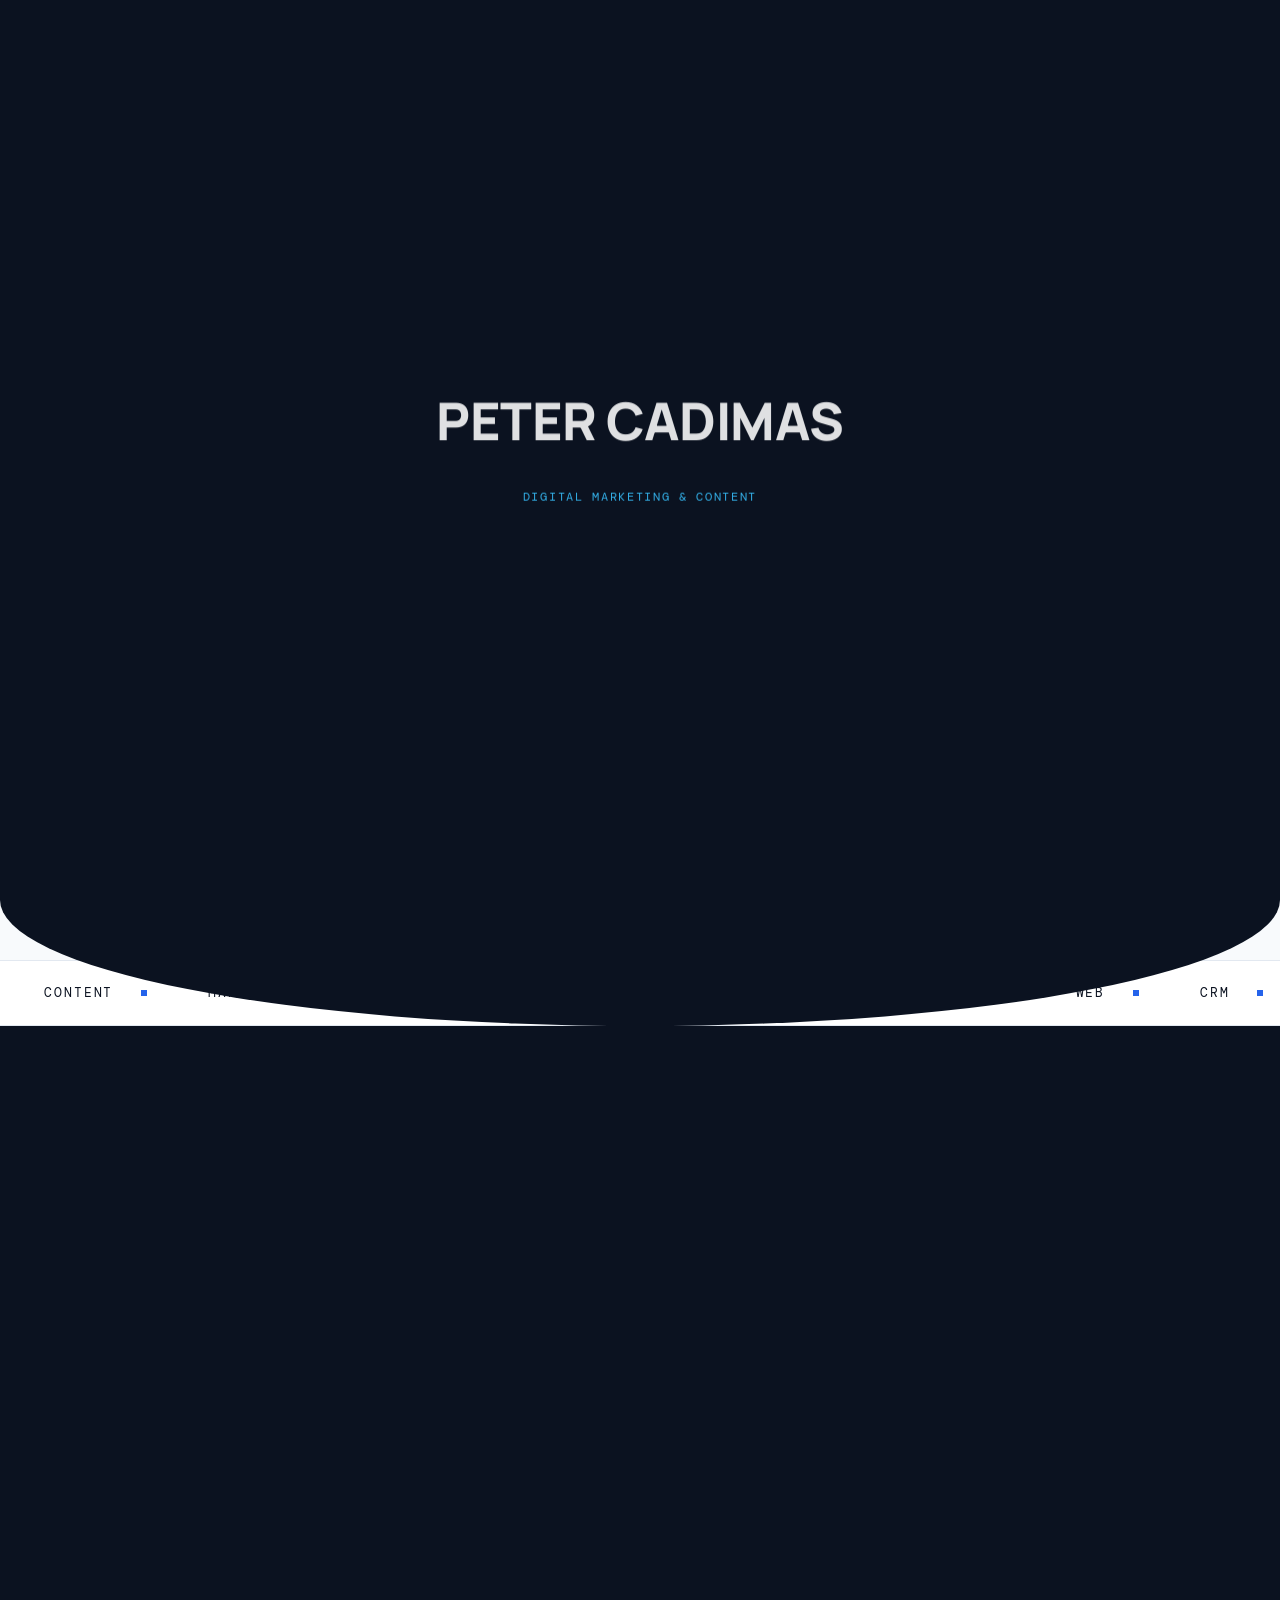
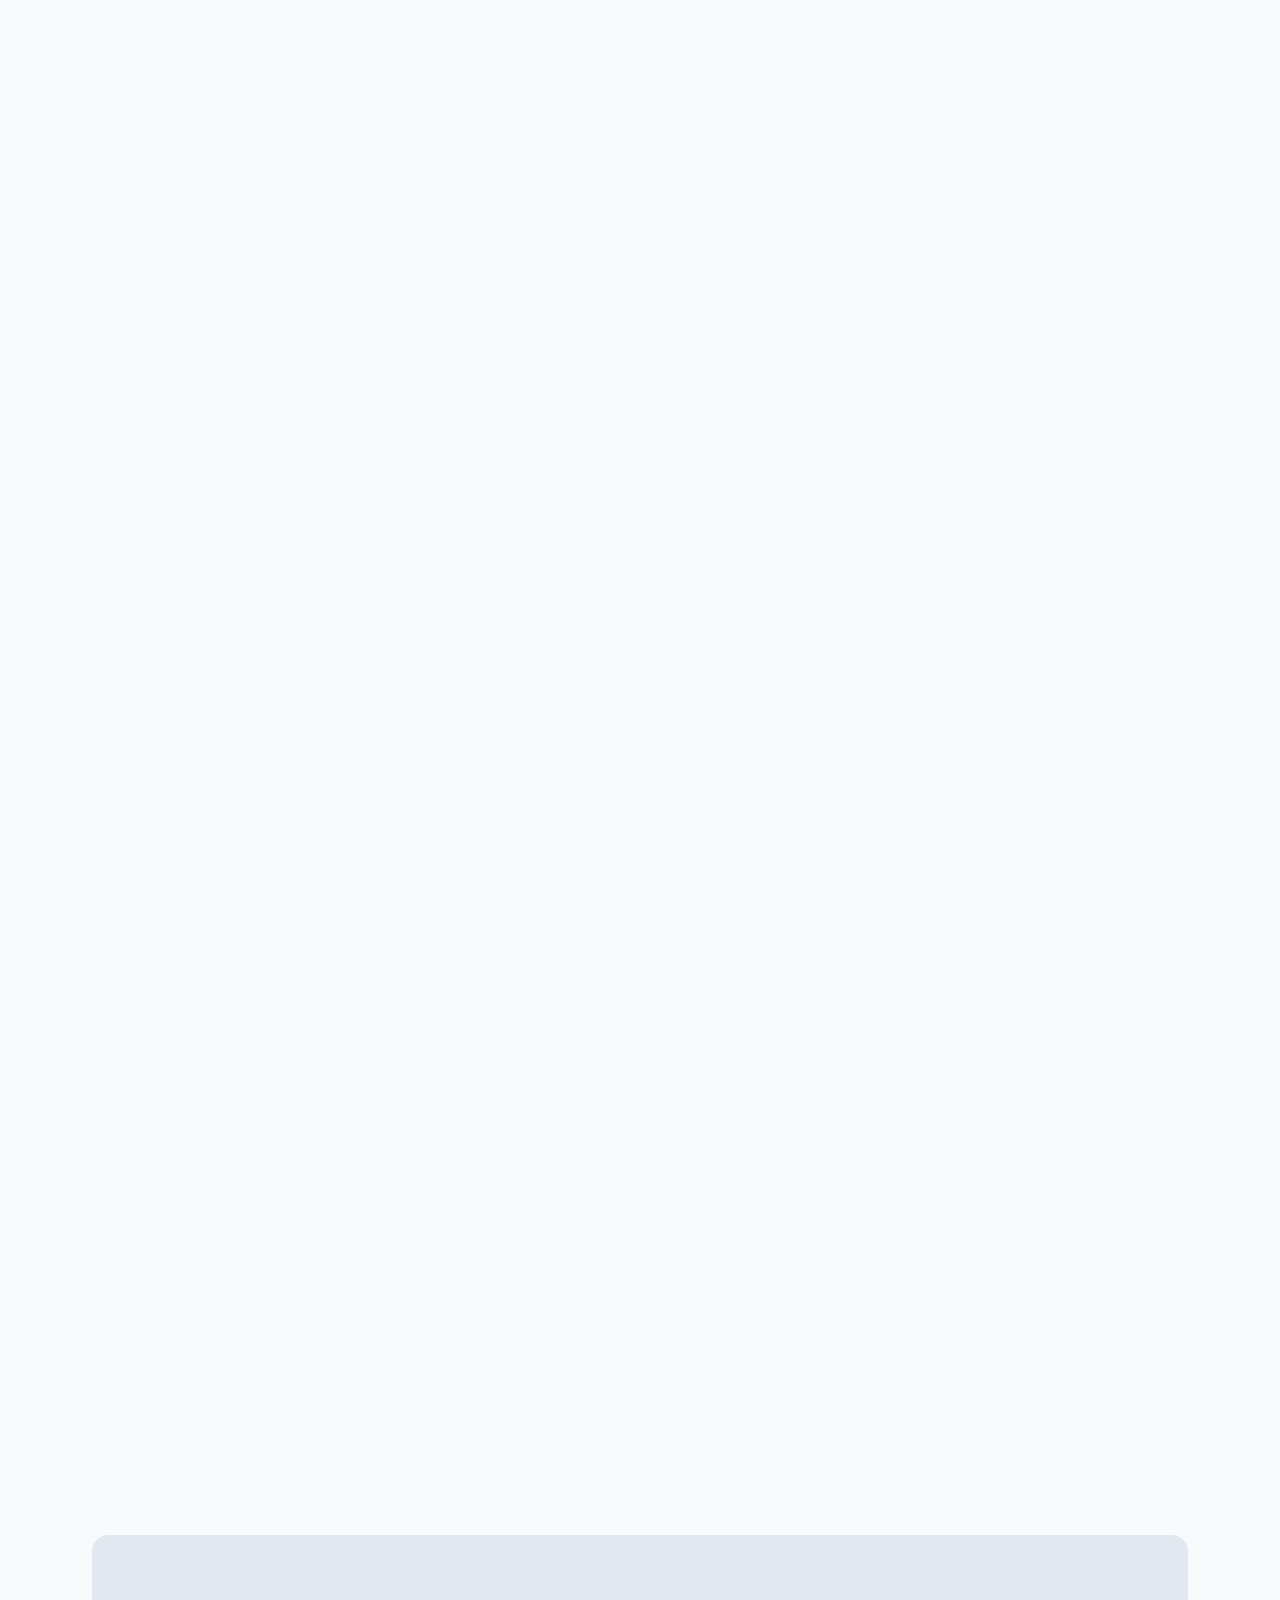
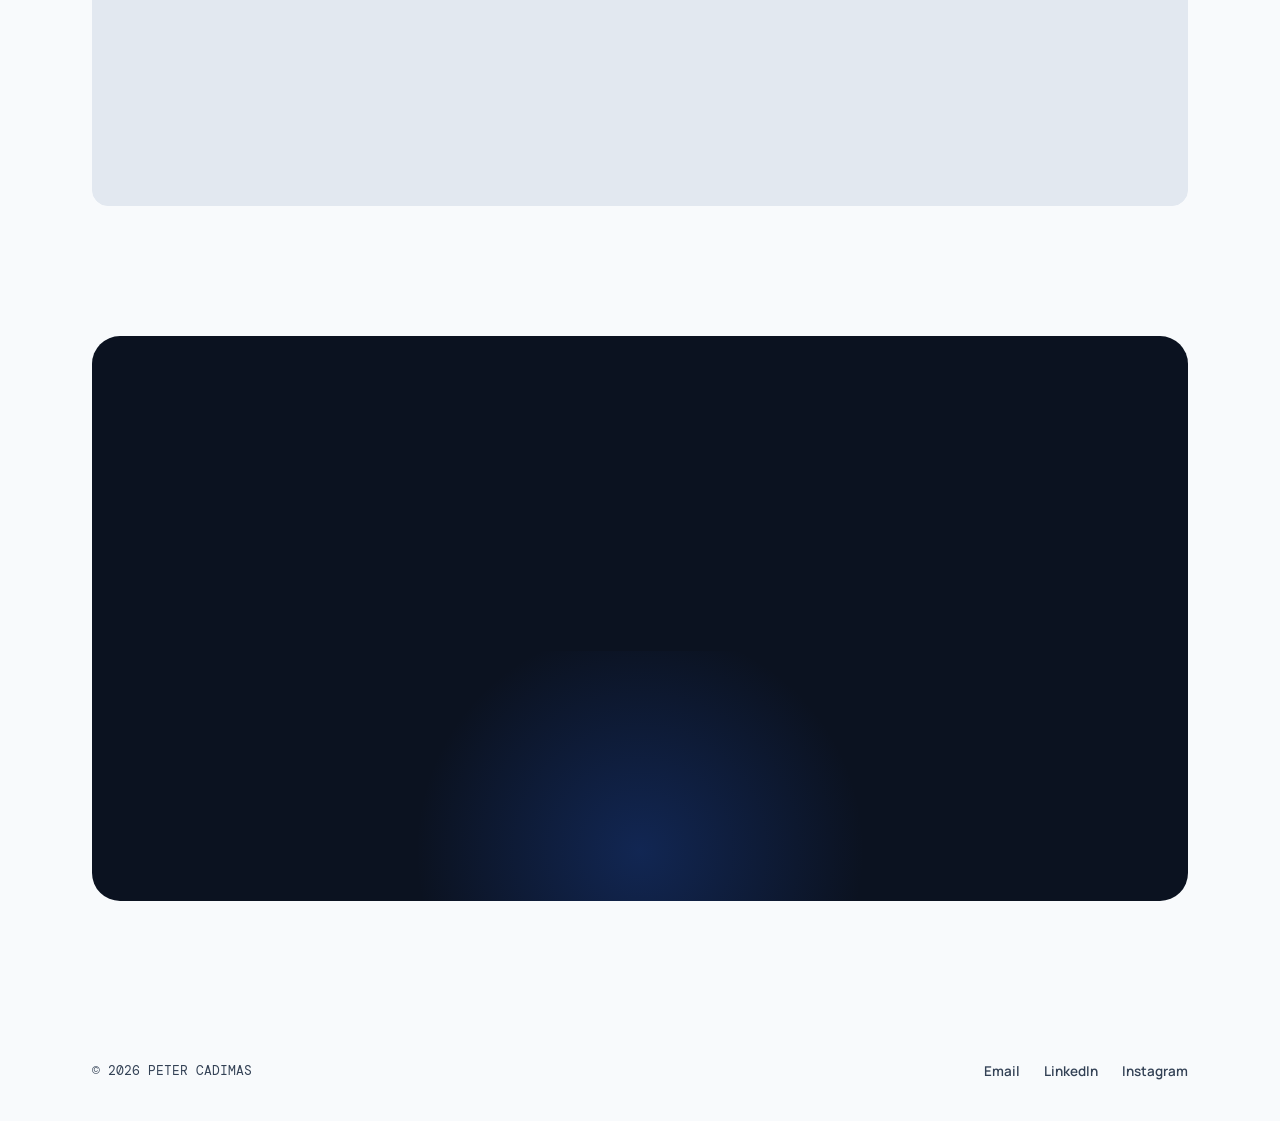
<file: portfolio/index.html>
<!DOCTYPE html>
<html lang="en">
<head>
<meta charset="UTF-8">
<meta name="viewport" content="width=device-width, initial-scale=1.0">
<title>Peter Cadimas — Digital Marketing &amp; Content Specialist</title>
<meta name="description" content="Peter Cadimas — Creative Content. Strategic Marketing. Digital Solutions.">
<link rel="icon" type="image/png" href="assets/img/favicon.png">
<meta name="theme-color" content="#0B1220">

<!-- fonts -->
<link rel="preconnect" href="https://fonts.googleapis.com">
<link rel="preconnect" href="https://fonts.gstatic.com" crossorigin>
<link href="https://fonts.googleapis.com/css2?family=Manrope:wght@400;500;600;700;800&family=DM+Mono:wght@400;500&display=swap" rel="stylesheet">

<!-- styles: shared first, page-specific last -->
<link rel="stylesheet" href="css/tokens.css">
<link rel="stylesheet" href="css/base.css">
<link rel="stylesheet" href="css/components.css">
<link rel="stylesheet" href="css/motion.css">
<link rel="stylesheet" href="css/home.css">

<!-- flags JS as available + failsafe that lifts the loading cover after 6s -->
<script>document.documentElement.classList.add('js');setTimeout(function(){document.documentElement.classList.add('fallback')},6000);</script>

<!-- scripts: libraries, then our modules (order matters) -->
<script defer src="js/vendor/gsap.min.js"></script>
<script defer src="js/vendor/ScrollTrigger.min.js"></script>
<script defer src="js/vendor/SplitText.min.js"></script>
<script defer src="js/vendor/CustomEase.min.js"></script>
<script defer src="js/vendor/lenis.min.js"></script>
<script defer src="js/config.js"></script>
<script defer src="js/core.js"></script>
<script defer src="js/page-transition.js"></script>
<script defer src="js/preloader.js"></script>
<script defer src="js/text-reveal.js"></script>
<script defer src="js/scroll-effects.js"></script>
<script defer src="js/interactions.js"></script>
<script defer src="js/carousel.js"></script>
<script defer src="js/main.js"></script>
</head>
<body class="home">
<header class="site-header">
  <nav class="site-nav wrap" aria-label="Main">
    <div class="logo"><img src="assets/img/avatar.jpg" class="avatar" alt="Peter Cadimas" width="36" height="36"><a href="#hero">PETER CADIMAS</a></div>
    <button class="nav-toggle" type="button" aria-expanded="false" aria-controls="nav-links">MENU</button>
    <ul class="nav-links" id="nav-links">
      <li><a href="#services">Services</a></li>
      <li><a href="#work">Work</a></li>
      <li><a href="#about">About</a></li>
      <li><a href="#skills">Skills</a></li>
      <li><a href="#contact">Contact</a></li>
    </ul>
    <a href="#contact" class="nav-cta">LET'S WORK →</a>
  </nav>
</header>
<main>
  <!-- HERO -->
  <section class="hero" id="hero">
    <div class="glow" data-parallax="14" aria-hidden="true"></div>
    <div class="wrap hero-inner">
      <div class="eyebrow">DIGITAL MARKETING × CONTENT × TECHNOLOGY</div>
      <h1>I create digital experiences that help businesses show up, stand out, and <em>grow.</em></h1>
      <p class="hero-lede">Digital Marketing &amp; Content Specialist specializing in social media, content creation, video, email marketing, web, and digital operations.</p>
      <div class="hero-actions">
        <a href="#work" class="btn btn-primary">VIEW MY WORK →</a>
        <a href="#contact" class="btn btn-secondary">LET'S CONNECT</a>
      </div>
    </div>

    <div class="wrap" hidden>
      <div class="hero-visual">
        <div class="visual-card">
          <div class="tag">01 / Social</div>
          <div class="body">
            <a href="https://www.instagram.com/expertsinwellness/" target="_blank" rel="noopener" class="v-link"> Social Media I Handled → </a> </div>
          <div class="foot">Content Creation</div>
        </div>
        <div class="visual-card">
          <div class="tag">02 / Marketing</div>
          <div class="body">
                <div class="v-sample">SAMPLE</div>
          </div>
          <div class="foot">Email Sequence</div>
        </div>
        <div class="visual-card">
          <div class="tag">03 / Digital</div>
          <div class="body">
                <div class="v-sample">SAMPLE</div>
          </div>
          <div class="foot">Website Build</div>
        </div>
      </div>
      <div class="visual-footer">Content / Marketing / Digital</div>
    </div>

    <div class="marquee" aria-hidden="true">
      <div class="marquee-group"><span class="marquee-item">Content</span><span class="marquee-item">Marketing</span><span class="marquee-item">Digital</span><span class="marquee-item">Support</span><span class="marquee-item">Social Media</span><span class="marquee-item">Email</span><span class="marquee-item">Web</span><span class="marquee-item">CRM</span></div>
      <div class="marquee-group"><span class="marquee-item">Content</span><span class="marquee-item">Marketing</span><span class="marquee-item">Digital</span><span class="marquee-item">Support</span><span class="marquee-item">Social Media</span><span class="marquee-item">Email</span><span class="marquee-item">Web</span><span class="marquee-item">CRM</span></div>
    </div>
  </section>
  <!-- PILLARS -->
  <section class="section pillars-section" id="services">
    <div class="wrap">
      <div class="section-head">
        <div>
          <div class="eyebrow">What I bring</div>
          <h2>Creative, strategic, and technical — under one roof.</h2>
        </div>
        <div class="desc">Four pillars that cover the full lifecycle of a brand's digital presence, from the content itself to the systems running behind it.</div>
      </div>
      <div class="carousel" id="carousel" data-carousel data-cursor="DRAG">
        <div class="carousel-track">
          <div class="slide">
            <div class="num-bg">01</div>
            <div class="slide-eyebrow"><span class="num mono">01</span> Pillar</div>
            <h3>Content</h3>
            <p class="sub">Social Media · Graphics · Video</p>
            <div class="media-row">
              <div class="media-item"><div class="media-frame"></div><span class="media-tag">Reel</span></div>
              <div class="media-item"><div class="media-frame"></div><span class="media-tag">Carousel Post</span></div>
              <div class="media-item"><div class="media-frame"></div><span class="media-tag">Story</span></div>
            </div>
          </div>
          <div class="slide">
            <div class="num-bg">02</div>
            <div class="slide-eyebrow"><span class="num mono">02</span> Pillar</div>
            <h3>Marketing</h3>
            <p class="sub">Email · Lead Generation · Campaigns</p>
            <div class="media-row">
              <div class="media-item"><div class="media-frame"></div><span class="media-tag">Email</span></div>
              <div class="media-item"><div class="media-frame"></div><span class="media-tag">Lead Generation</span></div>
              <div class="media-item"><div class="media-frame"></div><span class="media-tag">Campaign</span></div>
            </div>
          </div>
          <div class="slide">
            <div class="num-bg">03</div>
            <div class="slide-eyebrow"><span class="num mono">03</span> Pillar</div>
            <h3>Digital</h3>
            <p class="sub">Web · CRM · Digital Systems</p>
            <div class="media-row">
              <div class="media-item"><div class="media-frame"></div><span class="media-tag">Landing Page</span></div>
              <div class="media-item"><div class="media-frame"></div><span class="media-tag">CRM</span></div>
              <div class="media-item"><div class="media-frame"></div><span class="media-tag">Automation</span></div>
            </div>
          </div>
          <div class="slide">
            <div class="num-bg">04</div>
            <div class="slide-eyebrow"><span class="num mono">04</span> Pillar</div>
            <h3>Support</h3>
            <p class="sub">VA · Administration · Technical Support</p>
            <div class="media-row">
              <div class="media-item"><div class="media-frame"></div><span class="media-tag">VA</span></div>
              <div class="media-item"><div class="media-frame"></div><span class="media-tag">Administration</span></div>
              <div class="media-item"><div class="media-frame"></div><span class="media-tag">Technical Support</span></div>
            </div>
          </div>
          <!-- clone of slide 1, appended so the loop back to start is seamless -->
          <div class="slide" aria-hidden="true">
            <div class="num-bg">01</div>
            <div class="slide-eyebrow"><span class="num mono">01</span> Pillar</div>
            <h3>Content</h3>
            <p class="sub">Social Media · Graphics · Video</p>
            <div class="media-row">
              <div class="media-item"><div class="media-frame"></div><span class="media-tag">Reel</span></div>
              <div class="media-item"><div class="media-frame"></div><span class="media-tag">Carousel Post</span></div>
              <div class="media-item"><div class="media-frame"></div><span class="media-tag">Story</span></div>
            </div>
          </div>
        </div>
        <div class="carousel-dots">
          <button class="dot active" data-i="0" aria-label="Go to pillar 1"></button>
          <button class="dot" data-i="1" aria-label="Go to pillar 2"></button>
          <button class="dot" data-i="2" aria-label="Go to pillar 3"></button>
          <button class="dot" data-i="3" aria-label="Go to pillar 4"></button>
        </div>
      </div>
    </div>
  </section>
  <!-- WORK -->
  <section class="section" id="work">
    <div class="wrap">
      <div class="section-head">
        <div>
          <div class="eyebrow">Selected Work</div>
          <h2>A sample of recent projects.</h2>
        </div>
        <div class="desc">Replace these with your real case studies — client, challenge, approach, and outcome.</div>
      </div>
      <div class="project-grid">
        <div class="card" data-cursor="VIEW">
          <div class="num mono">01</div>
          <div class="cat">Social Media Management</div>
          <h3>Health &amp; Wellness Content Strategy</h3>
          <p class="desc">Social media content planning, graphic design, Reels, scheduling, and analytics for a wellness brand's Instagram and Facebook presence.</p>
          <div class="tools">
            <span class="tool-tag">CANVA</span>
            <span class="tool-tag">META</span>
            <span class="tool-tag">INSTAGRAM</span>
          </div>
          <a href="case-study-health-and-wellness.html" class="card-cta">VIEW CASE STUDY →</a>
        </div>
        <div class="card" data-cursor="VIEW">
          <div class="num mono">02</div>
          <div class="cat">Email Marketing</div>
          <h3>Lifecycle Email Campaign Rebuild</h3>
          <p class="desc">Rebuilt welcome, nurture, and promotional email flows to improve open rates and keep the list warm between launches.</p>
          <div class="tools">
            <span class="tool-tag">KLAVIYO</span>
            <span class="tool-tag">MAILCHIMP</span>
            <span class="tool-tag">BREVO</span>
          </div>
          <a href="case-study-lifestyle-email-campaign-rebuild.html" class="card-cta">VIEW CASE STUDY →</a>
        </div>
        <div class="card" data-cursor="VIEW">
          <div class="num mono">03</div>
          <div class="cat">Web Development</div>
          <h3>Landing Page &amp; Site Refresh</h3>
          <p class="desc">Designed and built a conversion-focused landing page, cleaning up copy, layout, and load speed for a service-based business.</p>
          <div class="tools">
            <span class="tool-tag">WORDPRESS</span>
            <span class="tool-tag">WIX</span>
            <span class="tool-tag">KAJABI</span>
          </div>
          <a href="case-study-landing-page-reset.html" class="card-cta">VIEW CASE STUDY →</a>
        </div>
        <div class="card" data-cursor="VIEW">
          <div class="num mono">04</div>
          <div class="cat">CRM &amp; Digital Operations</div>
          <h3>Lead Pipeline &amp; CRM Cleanup</h3>
          <p class="desc">Organized and maintained a sales pipeline, set up lead capture workflows, and kept records clean and current across tools.</p>
          <div class="tools">
            <span class="tool-tag">PIPEDRIVE</span>
            <span class="tool-tag">SPHERE CRM</span>
            <span class="tool-tag">TRELLO</span>
          </div>
          <a href="case-study-crm-cleanup.html" class="card-cta">VIEW CASE STUDY →</a>
        </div>
      </div>
    </div>
  </section>
  <!-- ABOUT -->
  <section class="section" id="about">
    <div class="wrap">
      <div class="section-head">
        <div>
          <div class="eyebrow">About</div>
          <h2>A digital marketing professional with creative, technical, and operational skills.</h2>
        </div>
      </div>
      <div class="about-grid">
        <div class="about-copy">
          <div class="about-photo-wrap">
            <div class="about-photo" data-reveal="clip">
              <img src="assets/img/headshot.jpg" alt="Portrait of Peter Cadimas" width="900" height="900" loading="lazy" data-parallax="7">
            </div>
          </div>
          <p>I combine creativity, marketing, and technology to help businesses build and manage their digital presence.</p>
          <p>My background sits at the intersection of <strong>computer engineering</strong> and <strong>digital marketing</strong> — which means I don't just create the content, I understand the systems, CRMs, and platforms that make it work.</p>
          <p>I turn ideas into content, campaigns, and digital experiences.</p>
        </div>
        <div class="stat-list">
          <div class="stat-row">
            <div class="label">Dec 2025 – Jul 2026</div>
            <div class="val">Digital Marketing VA · SunnyHue Creatives</div>
          </div>
          <div class="stat-row">
            <div class="label">Jun 2024 – Dec 2025</div>
            <div class="val">Tech Support · Calvary Chapel Dumaguete</div>
          </div>
          <div class="stat-row">
            <div class="label">Jan 2024 – May 2024</div>
            <div class="val">Administrative Assistant · NORECO II</div>
          </div>
          <div class="stat-row">
            <div class="label">Education, 2024</div>
            <div class="val">BS Computer Engineering · NORSU</div>
          </div>
          <div class="stat-row">
            <div class="label">Availability</div>
            <div class="val available">Open to New Projects</div>
          </div>
        </div>
      </div>
    </div>
  </section>
  <!-- SKILLS -->
  <section class="section" id="skills">
    <div class="wrap">
      <div class="section-head">
        <div>
          <div class="eyebrow">Toolkit</div>
          <h2>What I work with.</h2>
        </div>
      </div>
      <div class="skills-grid">
        <div class="skill-block">
          <div class="eyebrow"><span class="sq"></span>Social</div>
          <div class="items">Instagram · Facebook · TikTok · LinkedIn · YouTube · Pinterest · X</div>
        </div>
        <div class="skill-block">
          <div class="eyebrow"><span class="sq"></span>Content</div>
          <div class="items">Canva · Video Editing · Reels · Copywriting · Content Strategy</div>
        </div>
        <div class="skill-block">
          <div class="eyebrow"><span class="sq"></span>Marketing</div>
          <div class="items">Mailchimp · Brevo · Klaviyo · Lead Generation</div>
        </div>
        <div class="skill-block">
          <div class="eyebrow"><span class="sq"></span>CRM</div>
          <div class="items">Pipedrive · Sphere CRM · FluentCRM</div>
        </div>
        <div class="skill-block">
          <div class="eyebrow"><span class="sq"></span>Web</div>
          <div class="items">WordPress · Wix · Kajabi · Landing Pages</div>
        </div>
        <div class="skill-block">
          <div class="eyebrow"><span class="sq"></span>Operations</div>
          <div class="items">Trello · Google Drive · Dropbox</div>
        </div>
      </div>
    </div>
  </section>
  <!-- CONTACT -->
  <section class="cta-section" id="contact">
    <div class="wrap">
      <div class="cta-card">
        <div class="glow" aria-hidden="true"></div>
        <div class="cta-inner">
          <div class="eyebrow">Let's work together</div>
          <h2>Have a project? Let's build your digital presence.</h2>
          <p>Open to freelance, contract, and full-time opportunities in digital marketing, content, and web.</p>
          <div class="cta-actions">
            <a href="mailto:cadimaspeter@gmail.com" class="btn btn-primary">EMAIL ME →</a>
            <a href="https://www.linkedin.com/in/peter-cadimas-845663264/" class="btn btn-secondary">VIEW LINKEDIN</a>
          </div>
        </div>
      </div>
    </div>
  </section>
</main>
<footer class="site-footer">
  <div class="wrap footer-inner">
    <div class="mono">© 2026 PETER CADIMAS</div>
    <div class="footer-links">
      <a href="mailto:cadimaspeter@gmail.com">Email</a>
      <a href="https://www.linkedin.com/in/peter-cadimas-845663264/">LinkedIn</a>
      <a href="https://www.instagram.com/petra.petraaa/">Instagram</a>
    </div>
  </div>
</footer>
</body>
</html>
</file>
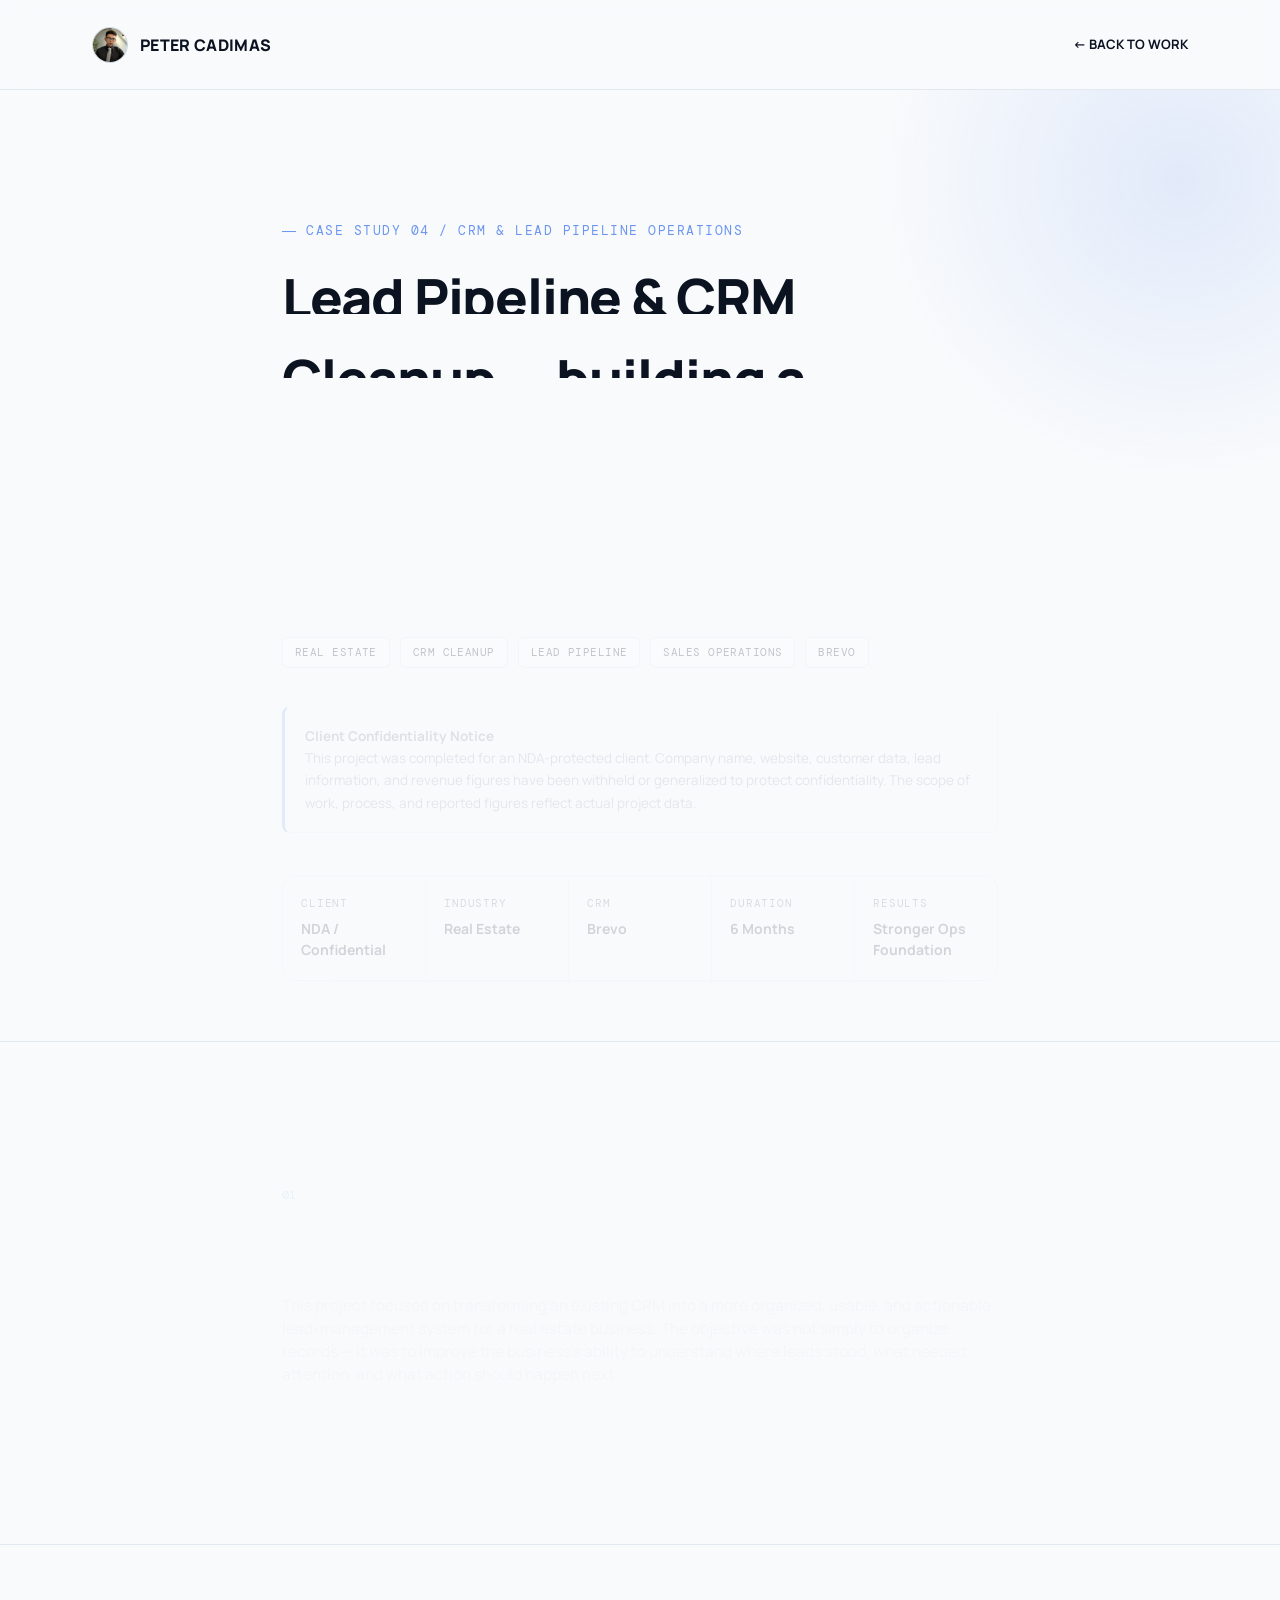
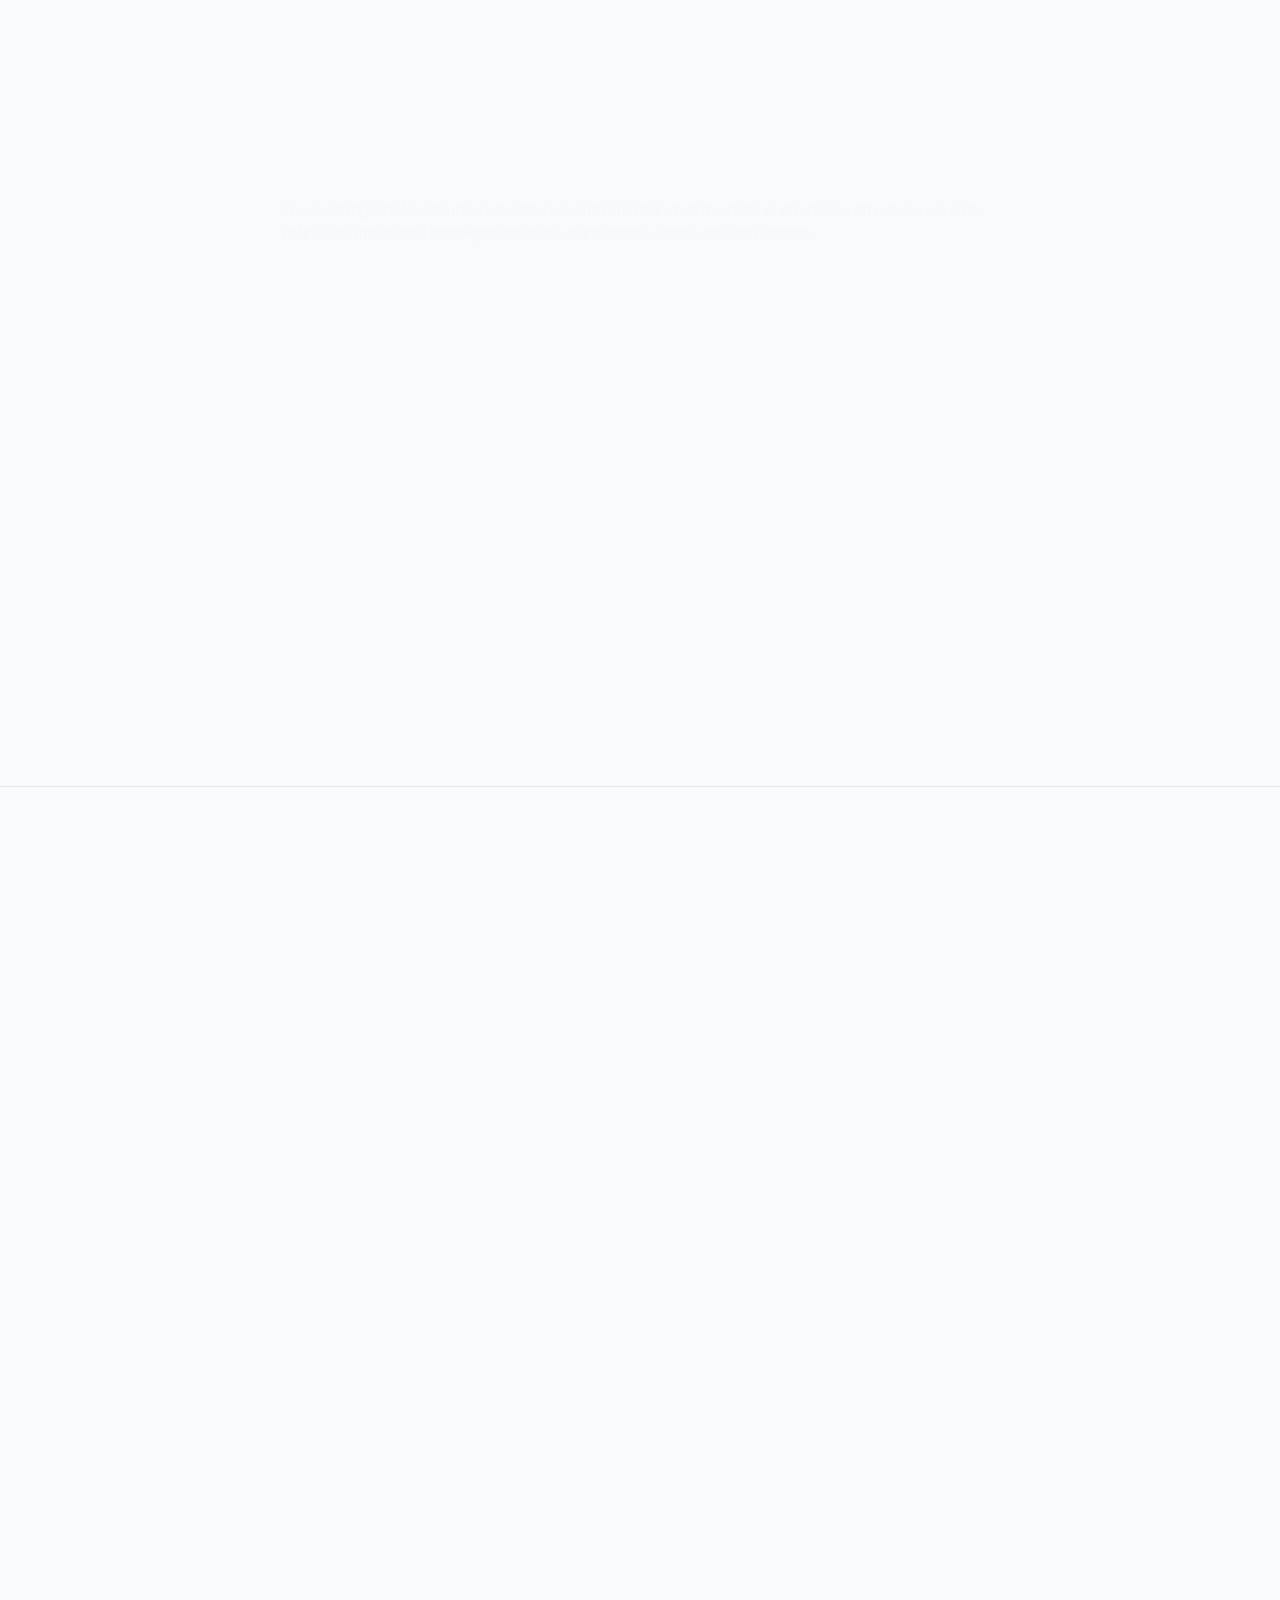
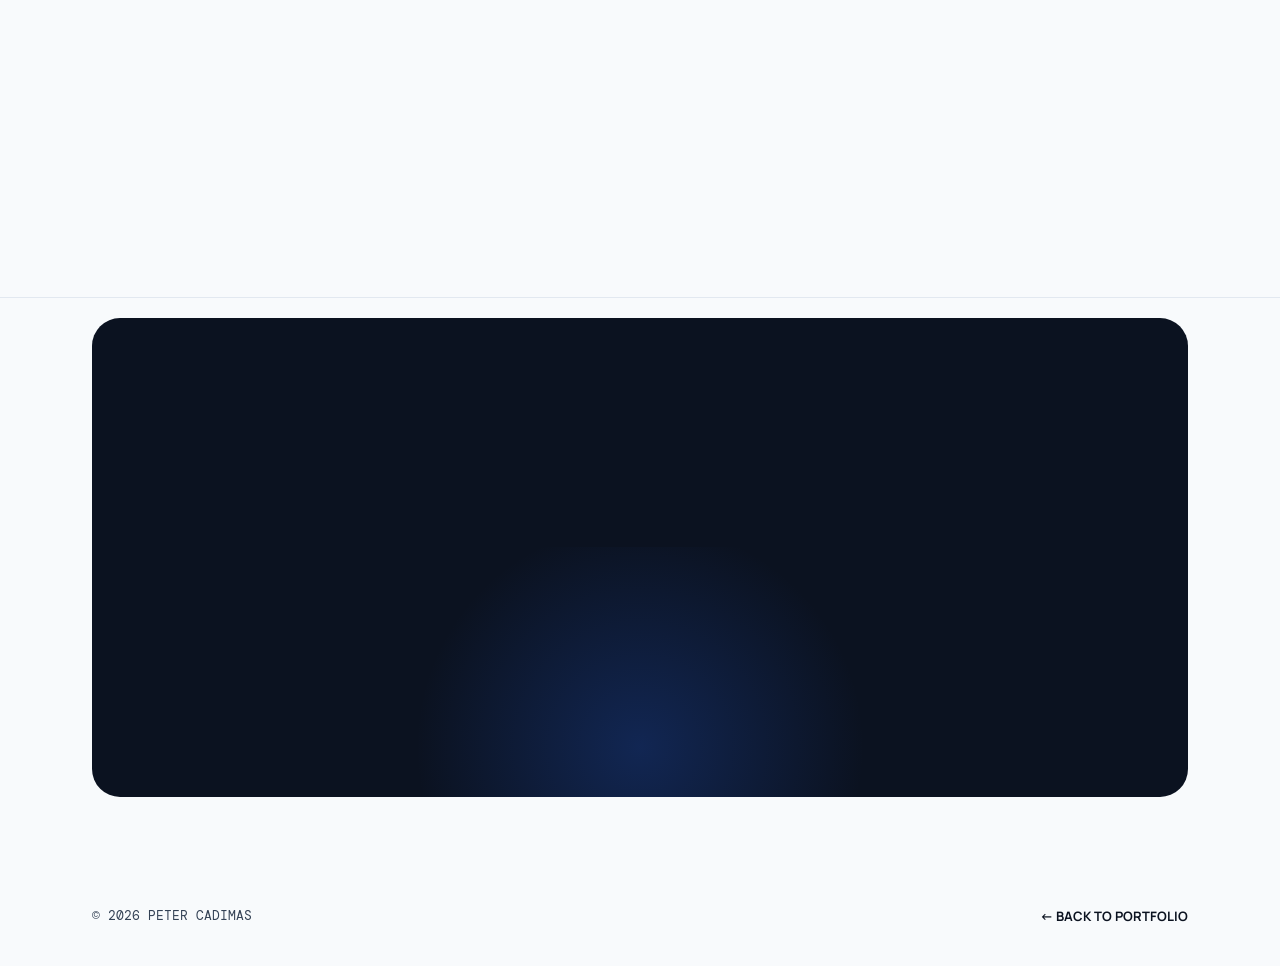
<file: portfolio/case-study-crm-cleanup.html>
<!DOCTYPE html>
<html lang="en">
<head>
<meta charset="UTF-8">
<meta name="viewport" content="width=device-width, initial-scale=1.0">
<title>Lead Pipeline & CRM Cleanup — Case Study | Peter Cadimas</title>
<meta name="description" content="A CRM organization, lead pipeline optimization, and sales-process improvement case study by Peter Cadimas.">
<link rel="icon" type="image/png" href="assets/img/favicon.png">
<meta name="theme-color" content="#0B1220">

<!-- fonts -->
<link rel="preconnect" href="https://fonts.googleapis.com">
<link rel="preconnect" href="https://fonts.gstatic.com" crossorigin>
<link href="https://fonts.googleapis.com/css2?family=Manrope:wght@400;500;600;700;800&family=DM+Mono:wght@400;500&display=swap" rel="stylesheet">

<!-- styles: shared first, page-specific last -->
<link rel="stylesheet" href="css/tokens.css">
<link rel="stylesheet" href="css/base.css">
<link rel="stylesheet" href="css/components.css">
<link rel="stylesheet" href="css/motion.css">
<link rel="stylesheet" href="css/case-study.css">

<!-- flags JS as available + failsafe that lifts the loading cover after 6s -->
<script>document.documentElement.classList.add('js');setTimeout(function(){document.documentElement.classList.add('fallback')},6000);</script>

<!-- scripts: libraries, then our modules (order matters) -->
<script defer src="js/vendor/gsap.min.js"></script>
<script defer src="js/vendor/ScrollTrigger.min.js"></script>
<script defer src="js/vendor/SplitText.min.js"></script>
<script defer src="js/vendor/CustomEase.min.js"></script>
<script defer src="js/vendor/lenis.min.js"></script>
<script defer src="js/config.js"></script>
<script defer src="js/core.js"></script>
<script defer src="js/page-transition.js"></script>
<script defer src="js/preloader.js"></script>
<script defer src="js/text-reveal.js"></script>
<script defer src="js/scroll-effects.js"></script>
<script defer src="js/interactions.js"></script>
<script defer src="js/carousel.js"></script>
<script defer src="js/main.js"></script>
</head>
<body class="cs-page">
<header class="site-header">
  <nav class="site-nav wrap" aria-label="Main">
    <a class="logo" href="index.html"><img src="assets/img/avatar.jpg" class="avatar" alt="Peter Cadimas" width="36" height="36">PETER CADIMAS</a>
    <a href="index.html#work" class="back-link">← BACK TO WORK</a>
  </nav>
</header>
<main>
<!-- HERO -->
<section class="cs-hero"><div aria-hidden="true" class="glow" data-parallax="14"></div>
<div class="content">
<div class="eyebrow">
        CASE STUDY 04 / CRM &amp; LEAD PIPELINE OPERATIONS
      </div>
<h1>
        Lead Pipeline &amp; CRM Cleanup — building a cleaner, more actionable sales system.
      </h1>
<p class="lede">
        A six-month operational engagement transforming a real estate lead database
        into a standardized, visible, and follow-up-ready CRM pipeline.
      </p>
<div class="cs-tags">
<span class="cs-tag">REAL ESTATE</span>
<span class="cs-tag">CRM CLEANUP</span>
<span class="cs-tag">LEAD PIPELINE</span>
<span class="cs-tag">SALES OPERATIONS</span>
<span class="cs-tag">BREVO</span>
</div>
<div class="nda-note">
<strong>Client Confidentiality Notice</strong><br/>
        This project was completed for an NDA-protected client. Company name,
        website, customer data, lead information, and revenue figures have been
        withheld or generalized to protect confidentiality. The scope of work,
        process, and reported figures reflect actual project data.
      </div>
</div>
<div class="snapshot">
<div class="snapshot-grid">
<div class="snap-cell">
<div class="label">Client</div>
<div class="val">NDA / Confidential</div>
</div>
<div class="snap-cell">
<div class="label">Industry</div>
<div class="val">Real Estate</div>
</div>
<div class="snap-cell">
<div class="label">CRM</div>
<div class="val">Brevo</div>
</div>
<div class="snap-cell">
<div class="label">Duration</div>
<div class="val">6 Months</div>
</div>
<div class="snap-cell">
<div class="label">Results</div>
<div class="val">Stronger Ops Foundation</div>
</div>
</div>
</div></section>
<!-- SNAPSHOT -->

<!-- 01 OVERVIEW -->
<section class="cs-section">
<div class="content">
<span class="num mono">01</span>
<h2>Project Overview</h2>
<p>
        This project focused on transforming an existing CRM into a more
        organized, usable, and actionable lead-management system for a
        real estate business. The objective was not simply to organize
        records — it was to improve the business's ability to understand
        where leads stood, what needed attention, and what action should
        happen next.
      </p>
<p>
        As the Customer Relationship Manager on this engagement, the scope
        covered CRM organization, data cleanup, pipeline structuring, and
        lead-tracking standardization within Brevo.
      </p>
</div>
</section>
<!-- 02 CHALLENGE -->
<section class="cs-section">
<div class="content">
<span class="num mono">02</span>
<h2>The Challenge</h2>
<p>
        The existing CRM contained valuable lead information, but the data
        and pipeline structure could be refined to make lead management
        more consistent, visible, and actionable.
      </p>
<ul>
<li>Inconsistent lead information across records</li>
<li>Duplicate or incomplete contact entries</li>
<li>Leads without clear or consistent statuses</li>
<li>Leads sitting in inappropriate pipeline stages</li>
<li>Inconsistent naming conventions</li>
<li>Missing contact information</li>
<li>Unclear ownership of individual leads</li>
<li>Difficulty distinguishing active leads from stale ones</li>
<li>Inconsistent follow-up processes</li>
<li>Lack of standardized CRM fields</li>
<li>Limited pipeline visibility for reporting</li>
</ul>
<blockquote>
        The existing CRM contained valuable lead information, but the data
        and pipeline structure could be refined to make lead management
        more consistent, visible, and actionable.
      </blockquote>
</div>
</section>
<!-- 03 CRM AUDIT -->
<section class="cs-section">
<div class="content">
<span class="num mono">03</span>
<h2>CRM Audit</h2>
<p>
        Before any cleanup began, the CRM was fully audited across three
        layers: lead records, pipeline structure, and data quality.
      </p>
<div class="audit-card">
<h3>Lead Records</h3>
<p>
          Reviewed contact names, emails, phone numbers, company information,
          lead source, lead status, assigned owner, notes, activity history,
          missing information, and duplicate records.
        </p>
</div>
<div class="audit-card">
<h3>Pipeline</h3>
<p>
          Reviewed pipeline stages, leads within each stage, incorrectly
          categorized leads, stale opportunities, leads requiring follow-up,
          already-converted leads, and inactive leads.
        </p>
</div>
<div class="audit-card">
<h3>Data Quality</h3>
<p>
          Analyzed duplicate records, missing fields, inconsistent formatting,
          outdated information, incomplete records, incorrect statuses, and
          inconsistent tags or categories.
        </p>
</div>
<div class="audit-card">
<h3>Audit Findings</h3>
<div class="kpi-row">
<div class="kpi">
<div class="k-label">Total Records Reviewed</div>
<div class="k-val">18,349</div>
</div>
<div class="kpi">
<div class="k-label">Duplicate Records</div>
<div class="k-val">1,214</div>
</div>
<div class="kpi">
<div class="k-label">Incomplete Records</div>
<div class="k-val">17,698</div>
</div>
<div class="kpi">
<div class="k-label">Outdated Records</div>
<div class="k-val">502</div>
</div>
<div class="kpi">
<div class="k-label">Active Leads</div>
<div class="k-val">12,553</div>
</div>
<div class="kpi">
<div class="k-label">Leads Needing Follow-Up</div>
<div class="k-val">11,204</div>
</div>
<div class="kpi">
<div class="k-label">Records Standardized</div>
<div class="k-val">15,230</div>
</div>
</div>
</div>
<div class="visual-slot">
<div class="v-label">Suggested Visual</div>
<div class="v-desc">
          Redacted CRM screenshot showing the audit view — names, emails, and
          deal values blurred or cropped out.
        </div>
</div>
</div>
</section>
<!-- 04 DATA CLEANUP -->
<section class="cs-section">
<div class="content">
<span class="num mono">04</span>
<h2>Lead Data Cleanup</h2>
<p>
        CRM records were reviewed and organized with the goal of preserving
        valuable lead information while improving overall data quality.
      </p>
<ul>
<li>Identifying duplicate contacts</li>
<li>Consolidating duplicate information into single records</li>
<li>Standardizing names and contact information</li>
<li>Correcting inconsistent entries</li>
<li>Updating missing information where available</li>
<li>Removing irrelevant records where appropriate</li>
<li>Identifying and separating inactive leads from active ones</li>
<li>Reviewing and standardizing lead sources and categories</li>
<li>Updating lead statuses to reflect current reality</li>
</ul>
<div class="flow">
        Audit
        <span class="arrow">→</span>
        Identify Issues
        <span class="arrow">→</span>
        Clean
        <span class="arrow">→</span>
        Standardize
        <span class="arrow">→</span>
        Verify
        <span class="arrow">→</span>
        Organize
      </div>
</div>
</section>
<!-- 05 PIPELINE STRUCTURE -->
<section class="cs-section">
<div class="content">
<span class="num mono">05</span>
<h2>Pipeline Structure</h2>
<p>
        The lead pipeline was reviewed and organized into clear stages that
        represent the customer journey from first contact through conversion.
      </p>
<div class="flow">
        New Lead
        <span class="arrow">→</span>
        Contacted
        <span class="arrow">→</span>
        Qualified
        <span class="arrow">→</span>
        Follow-Up
        <br/>
<span class="arrow">→</span>
        Appointment / Consultation
        <span class="arrow">→</span>
        Proposal / Opportunity
        <span class="arrow">→</span>
        Converted
        <span class="arrow">→</span>
        Closed / Lost
      </div>
<p>Standardized pipeline stages were used to:</p>
<ul>
<li>Make lead status immediately visible</li>
<li>Identify the next required action</li>
<li>Reduce forgotten or overlooked leads</li>
<li>Improve follow-up consistency</li>
<li>Make reporting easier</li>
<li>Help prioritize opportunities</li>
<li>Create a consistent, repeatable sales process</li>
</ul>
</div>
</section>
<!-- 06 CATEGORIZATION -->
<section class="cs-section">
<div class="content">
<span class="num mono">06</span>
<h2>Lead Categorization &amp; Status Standardization</h2>
<p>
        Leads were categorized and assigned consistent statuses across
        standardized CRM fields, reducing ambiguity and making the data
        easier to understand at a glance.
      </p>
<ul>
<li>Lead status</li>
<li>Lead source</li>
<li>Lead type</li>
<li>Service interest</li>
<li>Priority</li>
<li>Assigned team member</li>
<li>Follow-up status</li>
<li>Appointment status</li>
<li>Conversion status</li>
</ul>
<div class="kpi-row">
<div class="kpi">
<div class="k-label">Custom Fields Created</div>
<div class="k-val">12</div>
</div>
<div class="kpi">
<div class="k-label">Lead Categories Established</div>
<div class="k-val">9</div>
</div>
<div class="kpi">
<div class="k-label">Statuses Standardized</div>
<div class="k-val">20</div>
</div>
</div>
</div>
</section>
<!-- 07 PRIORITIZATION -->
<section class="cs-section">
<div class="content">
<span class="num mono">07</span>
<h2>Lead Prioritization</h2>
<p>
        A cleaned CRM made it possible to distinguish between different
        types of leads, helping prevent opportunities from being overlooked.
      </p>
<div class="pillar-list">
<div class="pillar-item">
<div class="p-name">High Priority</div>
<div class="p-detail">
            Leads requiring immediate follow-up or showing strong buying intent
          </div>
</div>
<div class="pillar-item">
<div class="p-name">Active</div>
<div class="p-detail">
            Leads currently progressing through the pipeline
          </div>
</div>
<div class="pillar-item">
<div class="p-name">Follow-Up Required</div>
<div class="p-detail">
            Leads that have not yet received their next required action
          </div>
</div>
<div class="pillar-item">
<div class="p-name">Nurture</div>
<div class="p-detail">
            Leads not yet ready to convert but still valuable long-term
          </div>
</div>
<div class="pillar-item">
<div class="p-name">Inactive / Closed</div>
<div class="p-detail">
            Leads that no longer require active sales follow-up
          </div>
</div>
</div>
</div>
</section>
<!-- 08 WORKFLOW -->
<section class="cs-section">
<div class="content">
<span class="num mono">08</span>
<h2>CRM Workflow</h2>
<p>
        The cleaned CRM was structured to support a repeatable lead-management
        process, creating accountability and visibility throughout the lead
        lifecycle.
      </p>
<div class="flow">
        Lead Enters CRM
        <span class="arrow">→</span>
        Lead Categorized
        <span class="arrow">→</span>
        Lead Assigned
        <br/>
<span class="arrow">→</span>
        Lead Contacted
        <span class="arrow">→</span>
        Status Updated
        <span class="arrow">→</span>
        Follow-Up Scheduled
        <br/>
<span class="arrow">→</span>
        Lead Progresses
        <span class="arrow">→</span>
        Converted / Nurtured / Closed
      </div>
</div>
</section>
<!-- 09 FOLLOW UP -->
<section class="cs-section">
<div class="content">
<span class="num mono">09</span>
<h2>Follow-Up &amp; Lead Management</h2>
<p>
        CRM cleanup directly supported better follow-up by making the state
        of every lead visible and consistent.
      </p>
<ul>
<li>Identifying leads requiring action</li>
<li>Tracking follow-up status across the pipeline</li>
<li>Reducing forgotten or lost leads</li>
<li>Making next steps visible to the team</li>
<li>Maintaining lead history and context</li>
<li>Helping team members understand lead context at a glance</li>
</ul>
</div>
</section>
<!-- 10 REPORTING -->
<section class="cs-section">
<div class="content">
<span class="num mono">10</span>
<h2>CRM Reporting &amp; Visibility</h2>
<p>
        A cleaner CRM made it easier to understand pipeline volume, lead
        sources, conversion activity, and where bottlenecks were occurring.
      </p>
<div class="kpi-row">
<div class="kpi">
<div class="k-label">Total Leads</div>
<div class="k-val">12,312</div>
</div>
<div class="kpi">
<div class="k-label">Active Leads</div>
<div class="k-val">11,356</div>
</div>
<div class="kpi">
<div class="k-label">Qualified Leads</div>
<div class="k-val">11,334</div>
</div>
<div class="kpi">
<div class="k-label">Converted Leads</div>
<div class="k-val">1,734</div>
</div>
<div class="kpi">
<div class="k-label">Conversion Rate</div>
<div class="k-val">2.3%</div>
</div>
<div class="kpi">
<div class="k-label">Pipeline Value</div>
<div class="k-val">3.2x</div>
</div>
<div class="kpi">
<div class="k-label">Leads Requiring Action</div>
<div class="k-val">10,627</div>
</div>
</div>
<div class="visual-slot">
<div class="v-label">Suggested Visual</div>
<div class="v-desc">
          Reporting dashboard screenshot with sensitive information removed —
          demonstrates improved pipeline visibility.
        </div>
</div>
</div>
</section>
<!-- 11 EXECUTION -->
<section class="cs-section">
<div class="content">
<span class="num mono">11</span>
<h2>Execution</h2>
<ul>
<li>Conducted a full CRM audit</li>
<li>Reviewed the lead database for accuracy and completeness</li>
<li>Identified duplicate and incomplete records</li>
<li>Cleaned and standardized contact information</li>
<li>Categorized leads by status, source, and priority</li>
<li>Restructured pipeline stages</li>
<li>Created and applied custom CRM fields</li>
<li>Reassigned and organized lead ownership</li>
<li>Established a follow-up tracking process</li>
<li>Verified data accuracy across records</li>
<li>Documented the cleaned CRM structure</li>
<li>Improved reporting visibility for ongoing use</li>
</ul>
<p class="mt-lg">
        This work combined <strong class="em-navy">Data Management</strong>,
        <strong class="em-navy"> Process Optimization</strong>, and
        <strong class="em-navy"> Lead Operations</strong> into a single
        coordinated engagement.
      </p>
</div>
</section>
<!-- 12 BEFORE AFTER -->
<section class="cs-section">
<div class="content">
<span class="num mono">12</span>
<h2>Before vs. After</h2>
<div class="ba-grid">
<div class="ba-card">
<h4>Before</h4>
<ul>
<li>Inconsistent records across the CRM</li>
<li>Unclear or missing lead statuses</li>
<li>Duplicate and incomplete information</li>
<li>Limited pipeline visibility</li>
<li>Leads requiring better organization</li>
<li>Difficulty identifying next actions</li>
<li>Inconsistent categorization</li>
</ul>
</div>
<div class="ba-card after">
<h4>After</h4>
<ul>
<li>Cleaner, standardized CRM database</li>
<li>Clearer, consistent pipeline stages</li>
<li>Improved lead categorization</li>
<li>Better lead visibility across the team</li>
<li>Easier follow-up management</li>
<li>More actionable CRM data</li>
<li>Stronger foundation for reporting</li>
</ul>
</div>
</div>
</div>
</section>
<!-- 13 RESULTS -->
<section class="cs-section">
<div class="content">
<span class="num mono">13</span>
<h2>Results &amp; Metrics</h2>
<div class="results-grid">
<div class="result-card">
<h4>CRM Data Quality</h4>
<div class="r-row">
<span>Records Reviewed</span>
<span class="r-val">18,349</span>
</div>
<div class="r-row">
<span>Records Cleaned</span>
<span class="r-val">3,247</span>
</div>
<div class="r-row">
<span>Duplicates Removed/Merged</span>
<span class="r-val">1,202</span>
</div>
<div class="r-row">
<span>Incomplete Records Corrected</span>
<span class="r-val">15,254</span>
</div>
<div class="r-row">
<span>Data Accuracy Improvement</span>
<span class="r-val">84%</span>
</div>
</div>
<div class="result-card">
<h4>Pipeline</h4>
<div class="r-row">
<span>Active Leads</span>
<span class="r-val">9,263</span>
</div>
<div class="r-row">
<span>Leads Organized</span>
<span class="r-val">15,126</span>
</div>
<div class="r-row">
<span>Pipeline Stages Standardized</span>
<span class="r-val">12</span>
</div>
<div class="r-row">
<span>Stale Leads Identified</span>
<span class="r-val">13,624</span>
</div>
<div class="r-row">
<span>Follow-Up Leads Identified</span>
<span class="r-val">12,256</span>
</div>
</div>
<div class="result-card">
<h4>Sales / Conversion</h4>
<div class="r-row">
<span>Qualified Leads</span>
<span class="r-val">1,173</span>
</div>
<div class="r-row">
<span>Converted Leads</span>
<span class="r-val">1,125</span>
</div>
<div class="r-row">
<span>Conversion Rate</span>
<span class="r-val">9%</span>
</div>
<div class="r-row">
<span>Conversion Improvement</span>
<span class="r-val">+7%</span>
</div>
</div>
<div class="result-card">
<h4>Operational Efficiency</h4>
<div class="r-row">
<span>Time Saved Per CRM Review</span>
<span class="r-val">~1–2 hrs/day</span>
</div>
<div class="r-row">
<span>Manual Processes Reduced</span>
<span class="r-val">132 / 7.3%</span>
</div>
<div class="r-row">
<span>Follow-Up Consistency</span>
<span class="r-val">20%</span>
</div>
<div class="r-row">
<span>Reporting Frequency</span>
<span class="r-val">Monthly → Weekly</span>
</div>
</div>
</div>
</div>
</section>
<!-- 14 STRATEGIC IMPACT -->
<section class="cs-section">
<div class="content">
<span class="num mono">14</span>
<h2>Strategic Impact</h2>
<p>
        CRM cleanup is not purely administrative work — a clean, well-structured
        CRM becomes the foundation for nearly every downstream marketing and
        sales function.
      </p>
<ul>
<li>Better sales follow-up</li>
<li>Better marketing segmentation</li>
<li>More accurate reporting</li>
<li>Better lead prioritization</li>
<li>Improved customer experience</li>
<li>More effective automation</li>
<li>Better sales forecasting</li>
<li>Stronger marketing-to-sales alignment</li>
</ul>
<div class="flow">
        Clean Data
        <span class="arrow">→</span>
        Clear Pipeline
        <span class="arrow">→</span>
        Better Visibility
        <br/>
<span class="arrow">→</span>
        Better Follow-Up
        <span class="arrow">→</span>
        Better Decisions
      </div>
</div>
</section>
<!-- 15 SKILLS -->
<section class="cs-section">
<div class="content">
<span class="num mono">15</span>
<h2>Skills Demonstrated</h2>
<div class="skills-tags">
<span class="skill-pill">CRM MANAGEMENT</span>
<span class="skill-pill">LEAD MANAGEMENT</span>
<span class="skill-pill">DATA CLEANUP</span>
<span class="skill-pill">DATA ORGANIZATION</span>
<span class="skill-pill">PIPELINE MANAGEMENT</span>
<span class="skill-pill">SALES OPERATIONS</span>
<span class="skill-pill">LEAD QUALIFICATION</span>
<span class="skill-pill">PROCESS OPTIMIZATION</span>
<span class="skill-pill">DATA STANDARDIZATION</span>
<span class="skill-pill">REPORTING</span>
<span class="skill-pill">MARKETING OPERATIONS</span>
<span class="skill-pill">WORKFLOW DEVELOPMENT</span>
<span class="skill-pill">ATTENTION TO DETAIL</span>
<span class="skill-pill">DIGITAL MARKETING OPERATIONS</span>
</div>
</div>
</section>
<!-- 16 TAKEAWAYS -->
<section class="cs-section">
<div class="content">
<span class="num mono">16</span>
<h2>Key Takeaways</h2>
<div class="takeaway">
<span class="t-num mono">01</span>
<p>
          A CRM is only as useful as the quality and structure of the data
          inside it.
        </p>
</div>
<div class="takeaway">
<span class="t-num mono">02</span>
<p>
          Clear pipeline stages make lead movement easier to understand and
          manage.
        </p>
</div>
<div class="takeaway">
<span class="t-num mono">03</span>
<p>
          Standardized data creates better visibility across marketing and
          sales operations.
        </p>
</div>
<div class="takeaway">
<span class="t-num mono">04</span>
<p>
          CRM cleanup can reduce operational friction and improve follow-up
          consistency.
        </p>
</div>
<div class="takeaway">
<span class="t-num mono">05</span>
<p>
          Organized lead data creates a stronger foundation for future
          automation and reporting.
        </p>
</div>
</div>
</section>
<!-- CTA -->
<section class="cta-section">
<div class="wrap">
<div class="cta-card"><div aria-hidden="true" class="glow"></div>
<div class="cta-inner">
<div class="eyebrow">
            Let's work together
          </div>
<h2>
            Have a CRM or pipeline that needs structure? Let's clean it up.
          </h2>
<div class="cta-actions">
<a class="btn btn-primary" href="index.html#contact">
              GET IN TOUCH →
            </a>
<a class="btn btn-secondary" href="index.html#work">
              VIEW MORE WORK
            </a>
</div>
</div>
</div>
</div>
</section>
</main>
<footer class="site-footer">
  <div class="wrap footer-inner">
    <div class="mono">© 2026 PETER CADIMAS</div>
    <a href="index.html" class="back-link">← BACK TO PORTFOLIO</a>
  </div>
</footer>
</body>
</html>
</file>
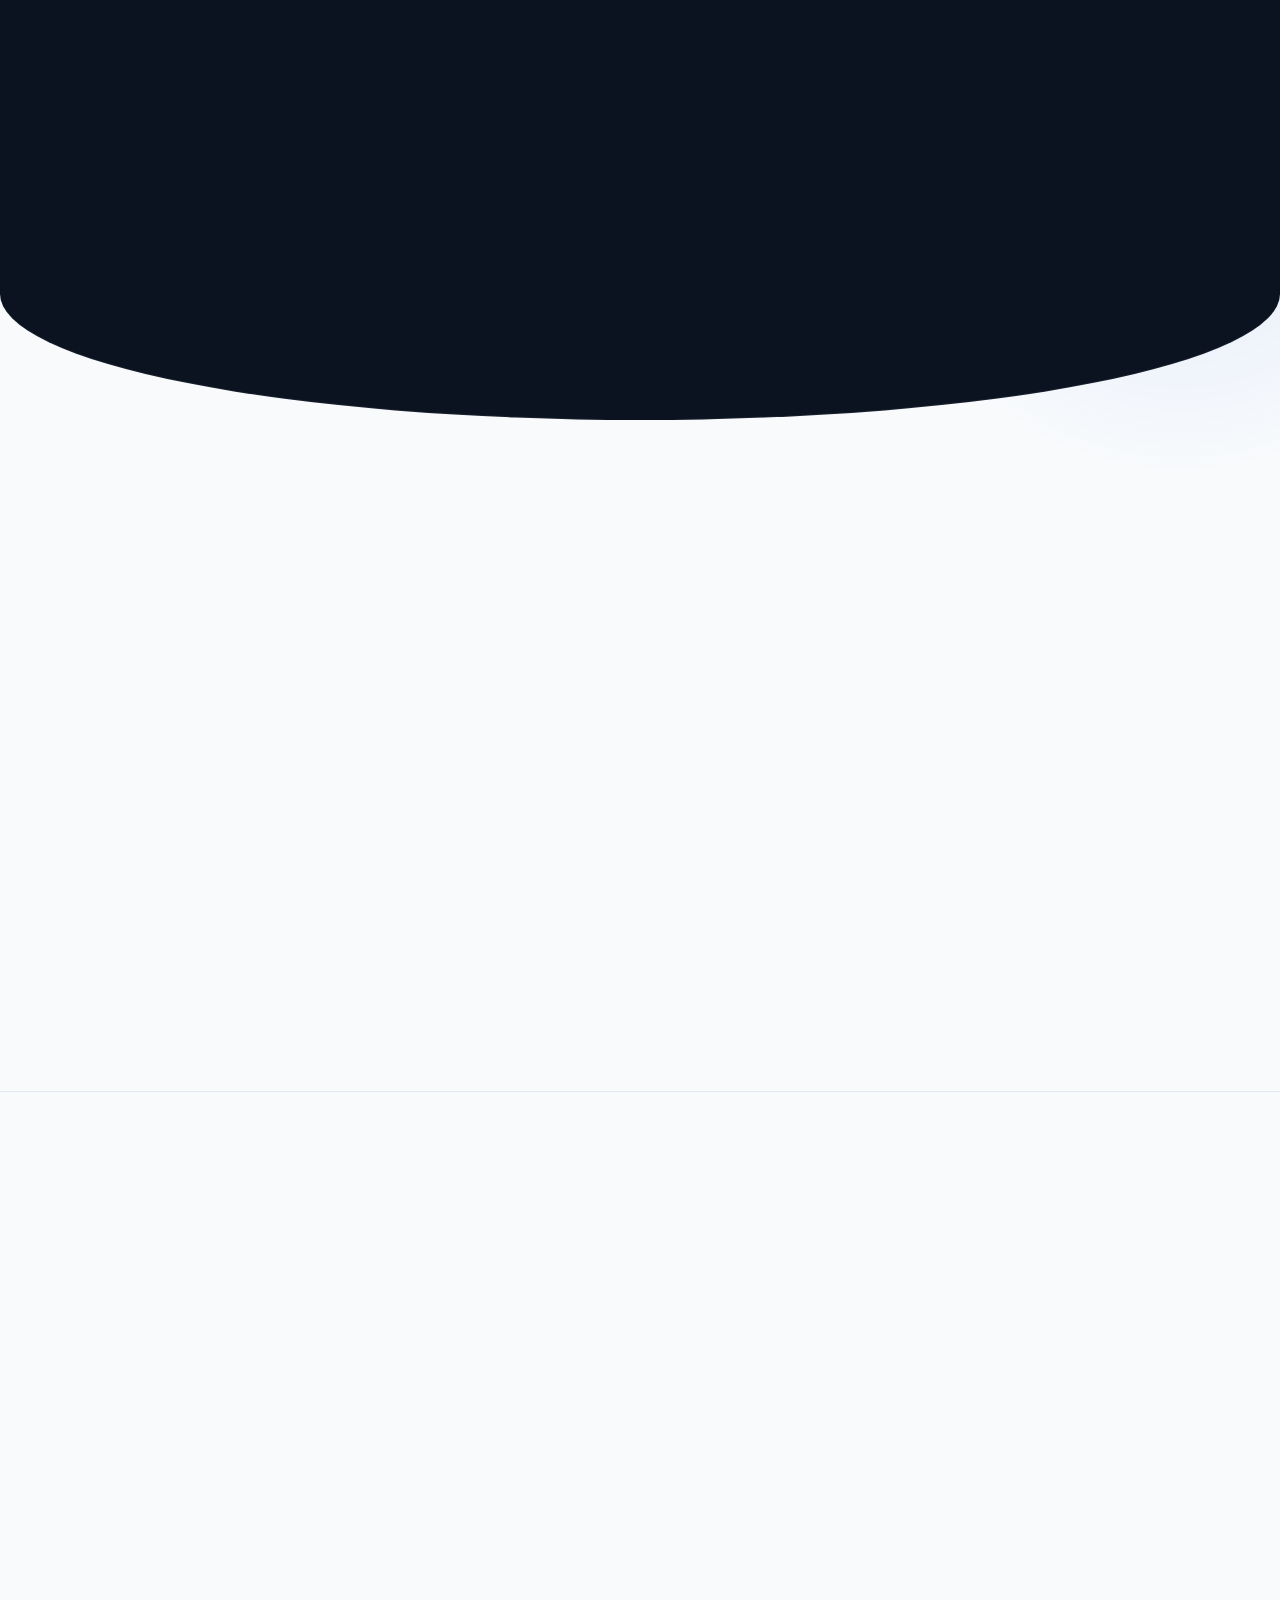
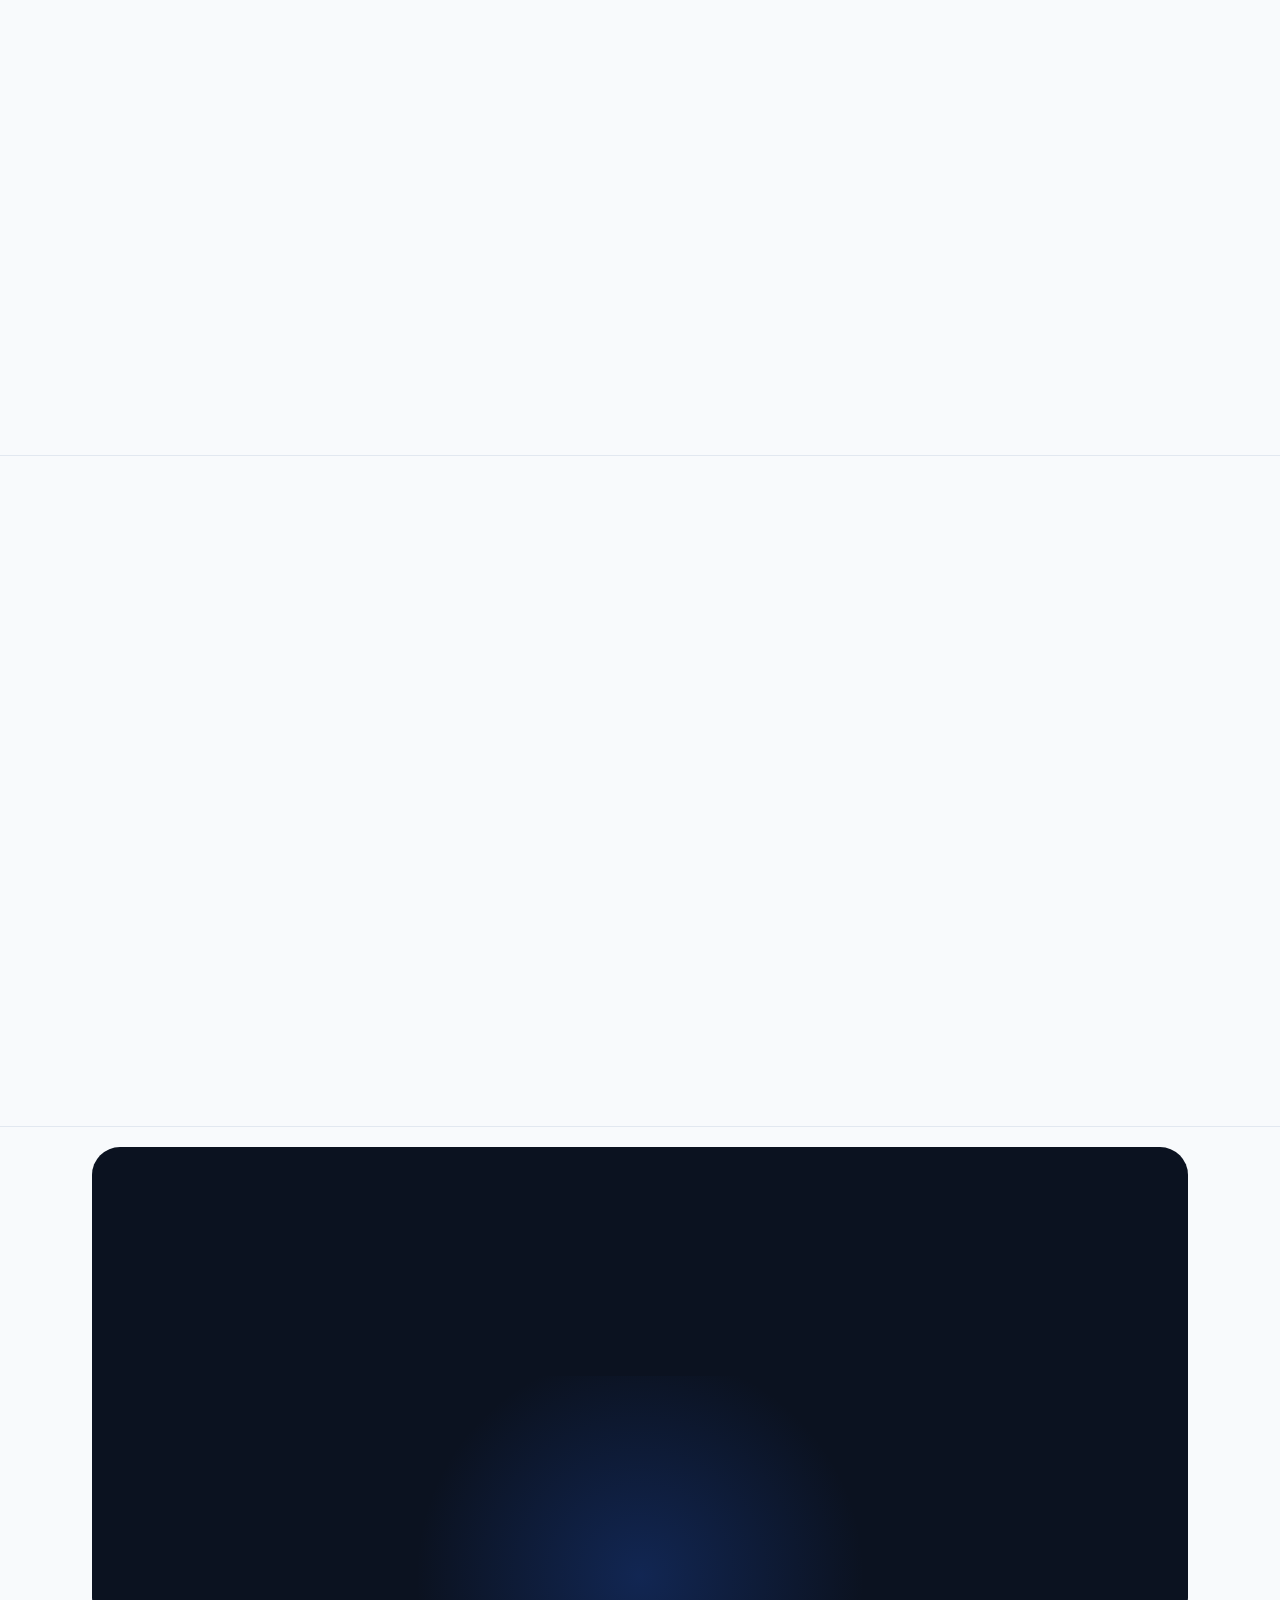
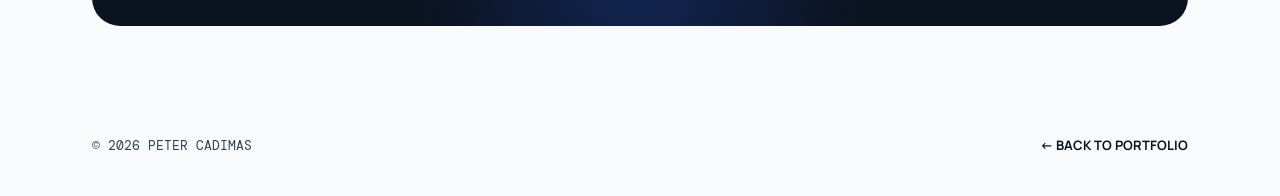
<file: portfolio/case-study-health-and-wellness.html>
<!DOCTYPE html>
<html lang="en">
<head>
<meta charset="UTF-8">
<meta name="viewport" content="width=device-width, initial-scale=1.0">
<title>Health and Wellness Brand — Case Study | Peter Cadimas</title>
<meta name="description" content="A Health & Wellness social media, content strategy, SEO, and digital growth case study by Peter Cadimas.">
<link rel="icon" type="image/png" href="assets/img/favicon.png">
<meta name="theme-color" content="#0B1220">

<!-- fonts -->
<link rel="preconnect" href="https://fonts.googleapis.com">
<link rel="preconnect" href="https://fonts.gstatic.com" crossorigin>
<link href="https://fonts.googleapis.com/css2?family=Manrope:wght@400;500;600;700;800&family=DM+Mono:wght@400;500&display=swap" rel="stylesheet">

<!-- styles: shared first, page-specific last -->
<link rel="stylesheet" href="css/tokens.css">
<link rel="stylesheet" href="css/base.css">
<link rel="stylesheet" href="css/components.css">
<link rel="stylesheet" href="css/motion.css">
<link rel="stylesheet" href="css/case-study.css">

<!-- flags JS as available + failsafe that lifts the loading cover after 6s -->
<script>document.documentElement.classList.add('js');setTimeout(function(){document.documentElement.classList.add('fallback')},6000);</script>

<!-- scripts: libraries, then our modules (order matters) -->
<script defer src="js/vendor/gsap.min.js"></script>
<script defer src="js/vendor/ScrollTrigger.min.js"></script>
<script defer src="js/vendor/SplitText.min.js"></script>
<script defer src="js/vendor/CustomEase.min.js"></script>
<script defer src="js/vendor/lenis.min.js"></script>
<script defer src="js/config.js"></script>
<script defer src="js/core.js"></script>
<script defer src="js/page-transition.js"></script>
<script defer src="js/preloader.js"></script>
<script defer src="js/text-reveal.js"></script>
<script defer src="js/scroll-effects.js"></script>
<script defer src="js/interactions.js"></script>
<script defer src="js/carousel.js"></script>
<script defer src="js/main.js"></script>
</head>
<body class="cs-page">
<header class="site-header">
  <nav class="site-nav wrap" aria-label="Main">
    <a class="logo" href="index.html"><img src="assets/img/avatar.jpg" class="avatar" alt="Peter Cadimas" width="36" height="36">PETER CADIMAS</a>
    <a href="index.html#work" class="back-link">← BACK TO WORK</a>
  </nav>
</header>
<main>
<!-- HERO -->
<section class="cs-hero"><div aria-hidden="true" class="glow" data-parallax="14"></div>
<div class="content">
<div class="eyebrow">
        CASE STUDY 01 / SOCIAL MEDIA &amp; CONTENT STRATEGY
      </div>
<h1>
        Health and Wellness Social Media — building a connected content ecosystem.
      </h1>
<p class="lede">
        A six-month engagement transforming four separately managed platforms
        into one strategic, searchable, and conversion-focused digital ecosystem
        for a Health &amp; Wellness brand.
      </p>
<div class="cs-tags">
<span class="cs-tag">HEALTH &amp; WELLNESS</span>
<span class="cs-tag">INSTAGRAM</span>
<span class="cs-tag">FACEBOOK</span>
<span class="cs-tag">YOUTUBE</span>
<span class="cs-tag">LINKEDIN</span>
<span class="cs-tag">SQUARESPACE</span>
</div>
<div class="nda-note">
<strong>Client Confidentiality Notice</strong><br/>
        Due to a Non-Disclosure Agreement (NDA), the client's brand name,
        identifying information, and selected assets have been hidden or
        anonymized in this case study. The strategy, scope of work, performance
        metrics, and results presented are based on actual project data and
        accurately reflect the work delivered.
      </div>
</div>
<div class="snapshot">
<div class="snapshot-grid">
<div class="snap-cell">
<div class="label">Industry</div>
<div class="val">Health &amp; Wellness</div>
</div>
<div class="snap-cell">
<div class="label">Platforms</div>
<div class="val">IG · FB · YT · LinkedIn</div>
</div>
<div class="snap-cell">
<div class="label">Services</div>
<div class="val">Strategy, SEO/AEO/GEO, Email</div>
</div>
<div class="snap-cell">
<div class="label">Duration</div>
<div class="val">6 Months</div>
</div>
<div class="snap-cell">
<div class="label">Results</div>
<div class="val">Positive</div>
</div>
</div>
</div></section>
<!-- SNAPSHOT -->

<!-- 01 CHALLENGE -->
<section class="cs-section">
<div class="content">
<span class="num mono">01</span>
<h2>The Challenge</h2>
<p>
        The brand had an existing digital footprint but hadn't yet connected it
        into a unified strategy. This was an opportunity to strengthen an
        already-established presence and build a more strategic content
        ecosystem around it.
      </p>
<ul>
<li>Inconsistent content publishing across platforms</li>
<li>No unified content strategy connecting Instagram, Facebook, YouTube, and LinkedIn</li>
<li>Untapped opportunity to improve social media discoverability</li>
<li>Content not yet optimized for search engines or AI-driven search</li>
<li>No clear, repeatable content pillar system</li>
<li>A gap between social content and website/blog content</li>
<li>Weak or inconsistent calls-to-action</li>
<li>Existing expertise not yet turned into repeatable, searchable content</li>
<li>No consistent system for tracking and demonstrating growth</li>
</ul>
<div class="visual-slot" hidden="">
<div class="v-label">Suggested Visual</div>
<div class="v-desc">
          Before-state screenshots of each platform profile — shows the baseline
          the audit was based on.
        </div>
</div>
</div>
</section>
<!-- 02 PLATFORM AUDIT -->
<section class="cs-section">
<div class="content">
<span class="num mono">02</span>
<h2>Platform Audit</h2>
<p>
        A full audit was conducted across all four platforms to establish a
        baseline and identify strategic gaps.
      </p>
<div class="audit-card">
<h3>Instagram</h3>
<p>
          Reviewed profile optimization, bio and positioning, content pillars,
          Reels, carousels, captions, hashtags/keywords, searchability,
          engagement, CTAs, and conversion opportunities.
        </p>
<div class="kpi-row">
<div class="kpi">
<div class="k-label">Followers</div>
<div class="k-val">44</div>
</div>
<div class="kpi">
<div class="k-label">Reach</div>
<div class="k-val">1.1K</div>
</div>
<div class="kpi">
<div class="k-label">Impressions</div>
<div class="k-val">49</div>
</div>
<div class="kpi">
<div class="k-label">Engagement</div>
<div class="k-val">0%</div>
</div>
<div class="kpi">
<div class="k-label">Profile Visits</div>
<div class="k-val">218</div>
</div>
<div class="kpi">
<div class="k-label">Website Clicks</div>
<div class="k-val">0</div>
</div>
</div>
</div>
<div class="audit-card">
<h3>Facebook</h3>
<p>
          Reviewed page optimization, content consistency, cross-platform
          reposting, educational content, community engagement, link/website
          traffic, CTAs, and discoverability.
        </p>
<div class="kpi-row">
<div class="kpi">
<div class="k-label">Followers/Likes</div>
<div class="k-val">133</div>
</div>
<div class="kpi">
<div class="k-label">Reach</div>
<div class="k-val">104</div>
</div>
<div class="kpi">
<div class="k-label">Engagement</div>
<div class="k-val">1</div>
</div>
<div class="kpi">
<div class="k-label">Link Clicks</div>
<div class="k-val">3</div>
</div>
</div>
</div>
<div class="audit-card">
<h3>YouTube</h3>
<p>
          Reviewed channel positioning, video topics, titles, descriptions,
          keywords, search optimization, educational content, video
          consistency, CTAs, and repurposing opportunities.
        </p>
<div class="kpi-row">
<div class="kpi">
<div class="k-label">Subscribers</div>
<div class="k-val">0</div>
</div>
<div class="kpi">
<div class="k-label">Views</div>
<div class="k-val">0</div>
</div>
</div>
</div>
<div class="audit-card">
<h3>LinkedIn</h3>
<p>
          Reviewed profile/company positioning, educational content, thought
          leadership, professional audience fit, content formatting,
          searchability, engagement, and website traffic.
        </p>
<div class="kpi-row">
<div class="kpi">
<div class="k-label">Followers</div>
<div class="k-val">1,219</div>
</div>
<div class="kpi">
<div class="k-label">Impressions</div>
<div class="k-val">32</div>
</div>
<div class="kpi">
<div class="k-label">Engagement</div>
<div class="k-val">0</div>
</div>
<div class="kpi">
<div class="k-label">Website Clicks</div>
<div class="k-val">5</div>
</div>
</div>
</div>
<div class="visual-slot" hidden="">
<div class="v-label">Suggested Visual</div>
<div class="v-desc">
          Analytics screenshots for each platform, matching the baseline numbers above.
        </div>
</div>
</div>
</section>
<!-- 03 SEO AEO GEO -->
<section class="cs-section">
<div class="content">
<span class="num mono">03</span>
<h2>Strategic Optimization: SEO, AEO &amp; GEO</h2>
<p>
        Content was optimized across three overlapping layers of discoverability,
        treated as one connected strategy rather than separate tactics.
      </p>
<h3>SEO — Search Engine Optimization</h3>
<p>
        Addressed through keyword research, search-friendly topics, strategic
        keyword placement, blog optimization, meta titles and descriptions,
        image alt text, internal linking, and long-form educational content —
        aligning social content with search intent to reinforce website
        discoverability.
      </p>
<h3>AEO — Answer Engine Optimization</h3>
<p>
        Content was structured to increase its likelihood of surfacing in
        answer-based search — built around real audience questions, clear
        headings, concise answers, and FAQ-style formats, then repurposed into
        carousels, captions, blogs, and video scripts.
      </p>
<h3>GEO — Generative Engine Optimization</h3>
<p>
        Improved visibility within AI-powered and generative search through
        topic depth, consistent publishing, strong topical relevance,
        entity/brand consistency, and expertise-focused writing — with website
        and social content deliberately reinforcing the same core topics.
      </p>
</div>
</section>
<!-- 04 CONTENT STRATEGY -->
<section class="cs-section">
<div class="content">
<span class="num mono">04</span>
<h2>Content Strategy</h2>
<p>
        A structured pillar system gave every piece of content a clear purpose
        and a clear home.
      </p>
<div class="pillar-list">
<div class="pillar-item">
<div class="p-name">Education</div>
<div class="p-detail">
            Teach core wellness concepts · <strong>Goal:</strong> build authority
          </div>
</div>
<div class="pillar-item">
<div class="p-name">Health &amp; Wellness Tips</div>
<div class="p-detail">
            Practical, everyday value · <strong>Goal:</strong> drive engagement
          </div>
</div>
<div class="pillar-item">
<div class="p-name">Expert Insights</div>
<div class="p-detail">
            Showcase brand expertise · <strong>Goal:</strong> build credibility
          </div>
</div>
<div class="pillar-item">
<div class="p-name">FAQs</div>
<div class="p-detail">
            Answer common questions · <strong>Goal:</strong> support AEO/GEO
          </div>
</div>
<div class="pillar-item">
<div class="p-name">Myth vs. Fact</div>
<div class="p-detail">
            Correct misinformation · <strong>Goal:</strong> boost shares
          </div>
</div>
<div class="pillar-item">
<div class="p-name">Services &amp; Conversion</div>
<div class="p-detail">
            Showcase offerings and drive action · <strong>Goal:</strong> conversion
          </div>
</div>
</div>
<p class="mt-lg">
        Rather than producing separate content for every channel, each core
        topic was developed once and adapted across formats — Reels, carousels,
        long-form YouTube video, LinkedIn posts, blog articles, and newsletter
        content.
      </p>
</div>
</section>
<!-- 05 WEBSITE / BLOG -->
<section class="cs-section">
<div class="content">
<span class="num mono">05</span>
<h2>Website &amp; Blog Management</h2>
<p>
<span class="platform">
          PLATFORM: SQUARESPACE
        </span>
</p>
<p>
        The website became an active part of the content ecosystem — consistent
        blog publishing, search-friendly topic planning, on-page SEO, internal
        linking, and a feedback loop where blog posts were repurposed into
        Reels and carousels, and social content drove traffic back to the site.
      </p>
<div class="flow">
        Social Media
        <span class="arrow">→</span>
        Blog / Website
        <span class="arrow">→</span>
        Further Content
        <span class="arrow">→</span>
        Conversion
      </div>
<div class="kpi-row">
<div class="kpi">
<div class="k-label">Organic Traffic Growth</div>
<div class="k-val">996</div>
</div>
<div class="kpi">
<div class="k-label">Blog Views</div>
<div class="k-val">843</div>
</div>
<div class="kpi">
<div class="k-label">Traffic From Social</div>
<div class="k-val">996</div>
</div>
<div class="kpi">
<div class="k-label">Search Impressions</div>
<div class="k-val">23</div>
</div>
</div>
</div>
</section>
<!-- 06 AFFILIATE -->
<section class="cs-section">
<div class="content">
<span class="num mono">06</span>
<h2>Affiliate Program Integration</h2>
<p>
        Affiliate content was woven into existing educational formats rather
        than run as standalone advertising, so recommendations felt like a
        continuation of value rather than an interruption.
      </p>
<div class="flow">
        Educational Content
        <span class="arrow">→</span>
        Audience Interest
        <span class="arrow">→</span>
        Relevant Recommendation
        <span class="arrow">→</span>
        Affiliate CTA
        <span class="arrow">→</span>
        Conversion
      </div>
</div>
</section>
<!-- 07 NEWSLETTER -->
<section class="cs-section">
<div class="content">
<span class="num mono">07</span>
<h2>Newsletter Strategy &amp; CTAs</h2>
<p>
        Newsletters promoted content, drove blog traffic, nurtured the audience,
        and built service awareness — every send built around a clear next action.
      </p>
<div class="kpi-row">
<div class="kpi">
<div class="k-label">Subscribers</div>
<div class="k-val">18K+</div>
</div>
<div class="kpi">
<div class="k-label">Open Rate</div>
<div class="k-val">2.1%</div>
</div>
<div class="kpi">
<div class="k-label">Click-Through Rate</div>
<div class="k-val">4.9%</div>
</div>
<div class="kpi">
<div class="k-label">CTA Clicks</div>
<div class="k-val">6.2%</div>
</div>
</div>
</div>
</section>
<!-- 08 DISTRIBUTION SYSTEM -->
<section class="cs-section">
<div class="content">
<span class="num mono">08</span>
<h2>Content Distribution &amp; Repurposing System</h2>
<p>
        Each core topic followed a consistent pipeline, extending its lifespan
        and reach across the full ecosystem:
      </p>
<div class="flow">
        Core Topic
        <span class="arrow">→</span>
        Blog Article
        <span class="arrow">→</span>
        IG/FB Carousel
        <span class="arrow">→</span>
        IG Reel
        <br/>
<span class="arrow">→</span>
        YouTube Video
        <span class="arrow">→</span>
        LinkedIn Post
        <span class="arrow">→</span>
        Newsletter
        <span class="arrow">→</span>
        CTA / Conversion
      </div>
</div>
</section>
<!-- 09 EXECUTION -->
<section class="cs-section">
<div class="content">
<span class="num mono">09</span>
<h2>Execution</h2>
<ul>
<li>Conducted full platform audits across Instagram, Facebook, YouTube, and LinkedIn</li>
<li>Built a structured content calendar aligned to defined content pillars</li>
<li>Managed day-to-day publishing and community engagement</li>
<li>Wrote SEO- and AEO-aligned captions and blog copy</li>
<li>Produced and scheduled Reels and carousel content</li>
<li>Managed blog content on Squarespace, including topic planning and on-page SEO</li>
<li>Integrated affiliate recommendations into relevant educational content</li>
<li>Wrote and optimized newsletter content and CTAs</li>
<li>Monitored analytics and delivered ongoing performance reporting</li>
<li>Adjusted strategy and content based on performance data</li>
</ul>
<div class="visual-slot" hidden="">
<div class="v-label">Suggested Visual</div>
<div class="v-desc">
          Content calendar screenshot — demonstrates the planning system behind the execution.
        </div>
</div>
</div>
</section>
<!-- 10 RESULTS -->
<section class="cs-section">
<div class="content">
<span class="num mono">10</span>
<h2>Results &amp; Growth</h2>
<div class="results-grid">
<div class="result-card">
<h4>Instagram</h4>
<div class="r-row">
<span>Reach</span>
<span class="r-val">52.8K+</span>
</div>
<div class="r-row">
<span>Engagement</span>
<span class="r-val">12.9K+</span>
</div>
<div class="r-row">
<span>Followers</span>
<span class="r-val">+372.7%</span>
</div>
<div class="r-row">
<span>Profile Visits</span>
<span class="r-val">+603.7%</span>
</div>
</div>
<div class="result-card">
<h4>Facebook</h4>
<div class="r-row">
<span>Reach</span>
<span class="r-val">10.8K+</span>
</div>
<div class="r-row">
<span>Engagement</span>
<span class="r-val">7.6K+</span>
</div>
<div class="r-row">
<span>Followers</span>
<span class="r-val">+60.2%</span>
</div>
</div>
<div class="result-card">
<h4>YouTube</h4>
<div class="r-row">
<span>Views</span>
<span class="r-val">+793.2%</span>
</div>
<div class="r-row">
<span>Subscribers</span>
<span class="r-val">6</span>
</div>
<div class="r-row">
<span>Watch Time</span>
<span class="r-val">+804.4%</span>
</div>
</div>
<div class="result-card">
<h4>LinkedIn</h4>
<div class="r-row">
<span>Impressions</span>
<span class="r-val">+340.2%</span>
</div>
<div class="r-row">
<span>Engagement</span>
<span class="r-val">+67.4%</span>
</div>
<div class="r-row">
<span>Followers</span>
<span class="r-val">2,229</span>
</div>
</div>
<div class="result-card">
<h4>Website</h4>
<div class="r-row">
<span>Organic Traffic</span>
<span class="r-val">3.4K</span>
</div>
<div class="r-row">
<span>Blog Traffic</span>
<span class="r-val">+402.2%</span>
</div>
<div class="r-row">
<span>Sessions</span>
<span class="r-val">5.2K</span>
</div>
<div class="r-row">
<span>Social Referral</span>
<span class="r-val">1.2K</span>
</div>
</div>
<div class="result-card">
<h4>Newsletter</h4>
<div class="r-row">
<span>Subscribers</span>
<span class="r-val">13K+</span>
</div>
<div class="r-row">
<span>Open Rate</span>
<span class="r-val">54.2%</span>
</div>
<div class="r-row">
<span>CTR</span>
<span class="r-val">12.3%</span>
</div>
<div class="r-row">
<span>CTA Clicks</span>
<span class="r-val">45.9%</span>
</div>
</div>
</div>
<p class="mt-lg">
        Growth wasn't concentrated on a single platform — it moved across the
        entire ecosystem at once. Instagram and LinkedIn engagement climbed
        alongside blog and newsletter performance, the clearest sign the
        repurposing system worked as intended: one topic, developed once,
        compounding its return across every channel it touched.
      </p>
</div>
</section>
<!-- 11 BEFORE AFTER -->
<section class="cs-section">
<div class="content">
<span class="num mono">11</span>
<h2>Before vs. After</h2>
<div class="ba-grid">
<div class="ba-card">
<h4>Before</h4>
<ul>
<li>Inconsistent publishing, no shared calendar</li>
<li>Each platform optimized independently</li>
<li>Limited SEO/AEO/GEO structure</li>
<li>No repeatable pillar system</li>
<li>Website and social operating separately</li>
<li>Inconsistent or absent CTAs</li>
<li>Affiliate program disconnected from content</li>
</ul>
</div>
<div class="ba-card after">
<h4>After</h4>
<ul>
<li>Consistent, repeatable content system</li>
<li>Stronger, more intentional platform presence</li>
<li>Content structured for search, AEO, and GEO</li>
<li>Defined content pillars driving production</li>
<li>Website and social operating as one ecosystem</li>
<li>Strategic, purposeful CTAs across sends and posts</li>
<li>Affiliate recommendations naturally integrated</li>
</ul>
</div>
</div>
</div>
</section>
<!-- 12 TAKEAWAYS -->
<section class="cs-section">
<div class="content">
<span class="num mono">12</span>
<h2>Key Takeaways</h2>
<div class="takeaway">
<span class="t-num mono">01</span>
<p>
          Consistency creates a stronger foundation for digital growth than any
          single viral post.
        </p>
</div>
<div class="takeaway">
<span class="t-num mono">02</span>
<p>
          Social media performs better when it's connected to a larger content
          ecosystem, not managed in isolation.
        </p>
</div>
<div class="takeaway">
<span class="t-num mono">03</span>
<p>
          SEO, AEO, and GEO should be built into content from the start — not
          layered on afterward.
        </p>
</div>
<div class="takeaway">
<span class="t-num mono">04</span>
<p>
          Educational content can build authority while still supporting
          conversion goals.
        </p>
</div>
<div class="takeaway">
<span class="t-num mono">05</span>
<p>
          Strong, specific CTAs are what turn audience attention into measurable
          business action.
        </p>
</div>
</div>
</section>
<!-- CTA -->
<section class="cta-section">
<div class="wrap">
<div class="cta-card"><div aria-hidden="true" class="glow"></div>
<div class="cta-inner">
<div class="eyebrow">
            Let's work together
          </div>
<h2>
            Have a similar project in mind? Let's build your content ecosystem.
          </h2>
<div class="cta-actions">
<a class="btn btn-primary" href="index.html#contact">
              GET IN TOUCH →
            </a>
<a class="btn btn-secondary" href="index.html#work">
              VIEW MORE WORK
            </a>
</div>
</div>
</div>
</div>
</section>
</main>
<footer class="site-footer">
  <div class="wrap footer-inner">
    <div class="mono">© 2026 PETER CADIMAS</div>
    <a href="index.html" class="back-link">← BACK TO PORTFOLIO</a>
  </div>
</footer>
</body>
</html>
</file>
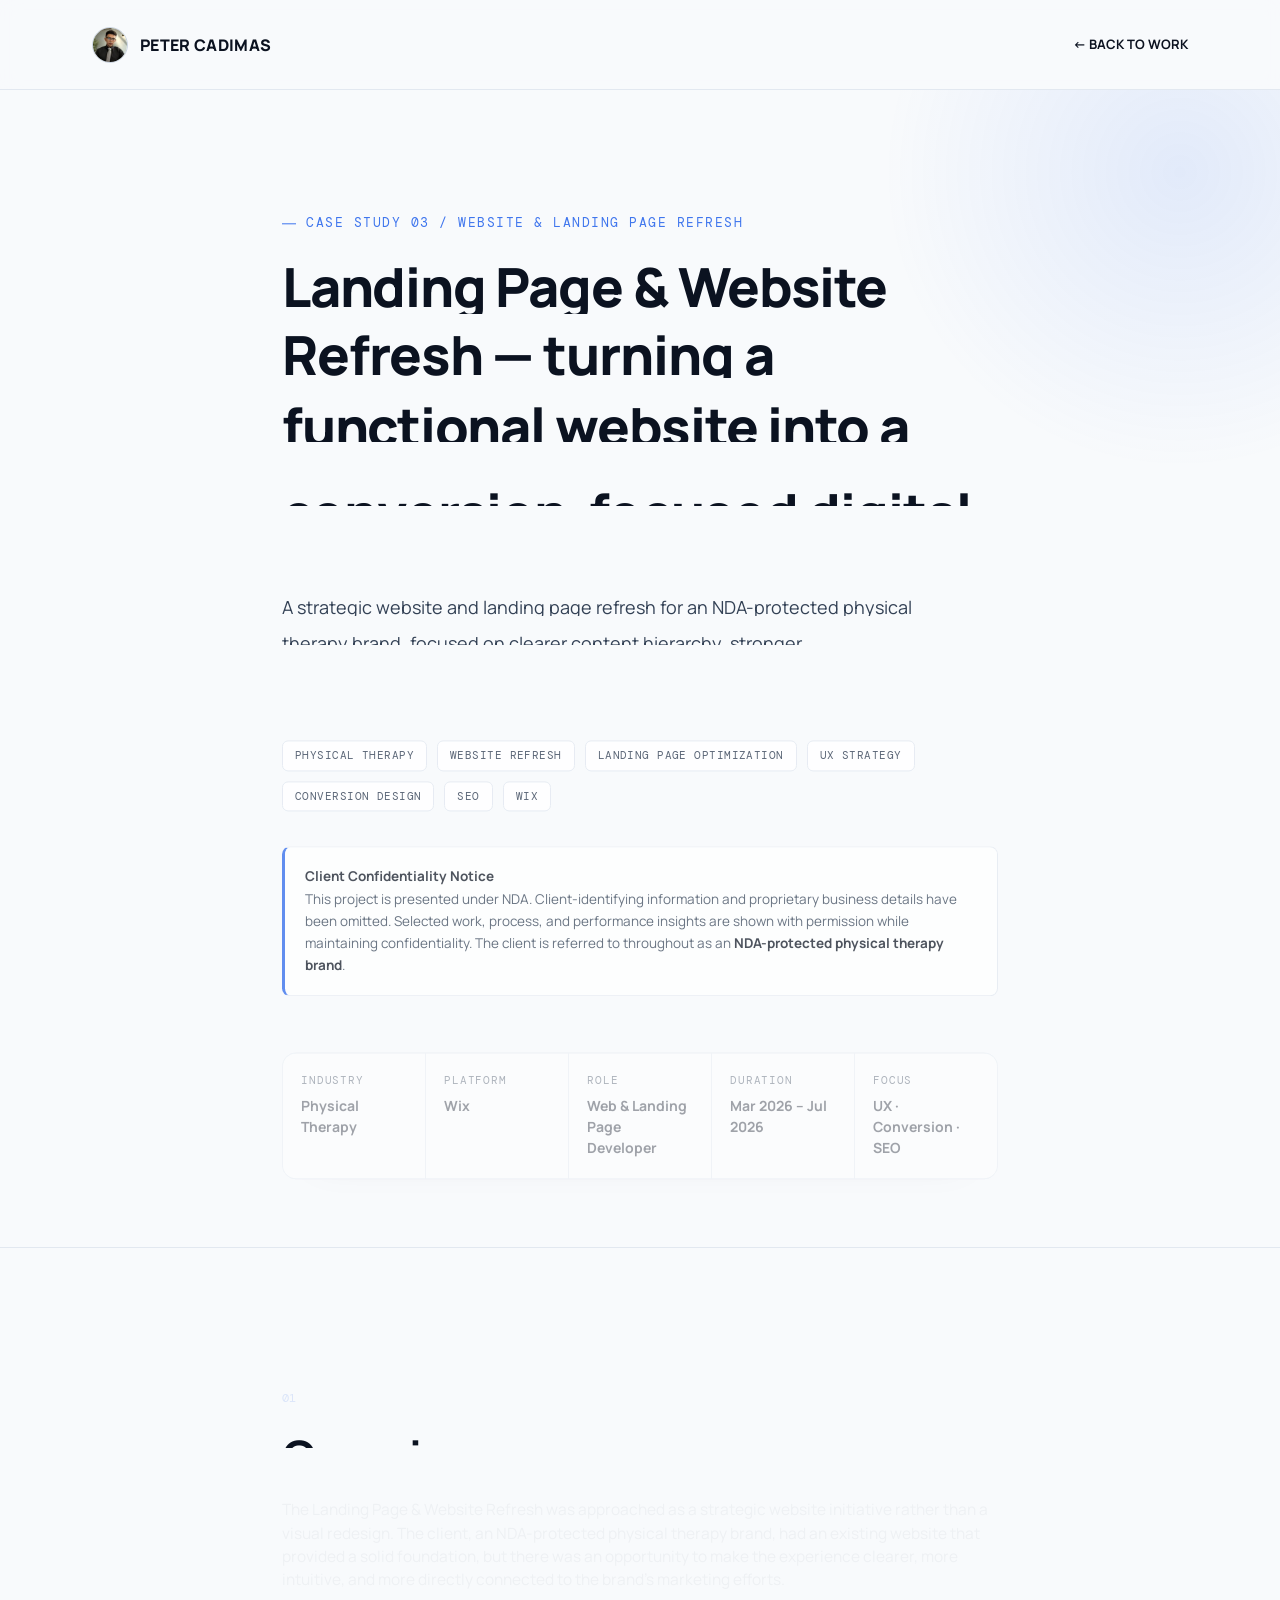
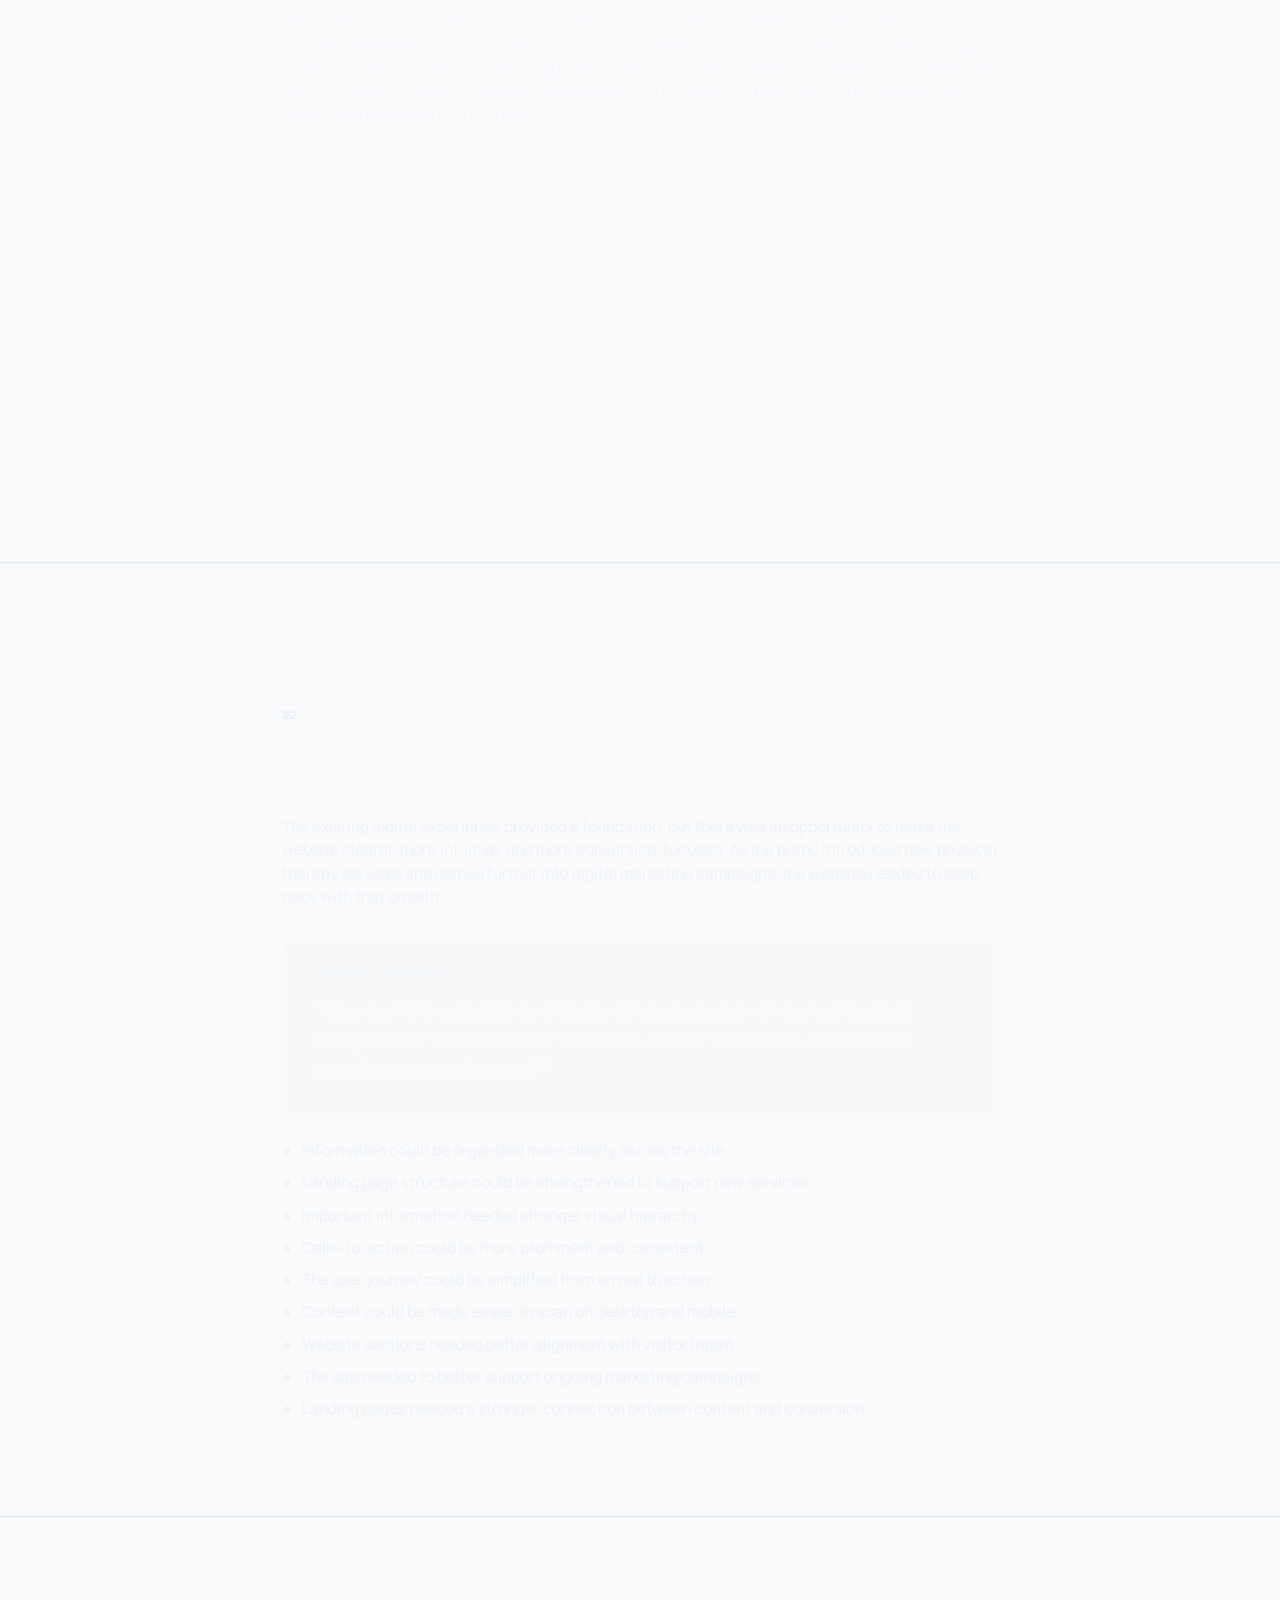
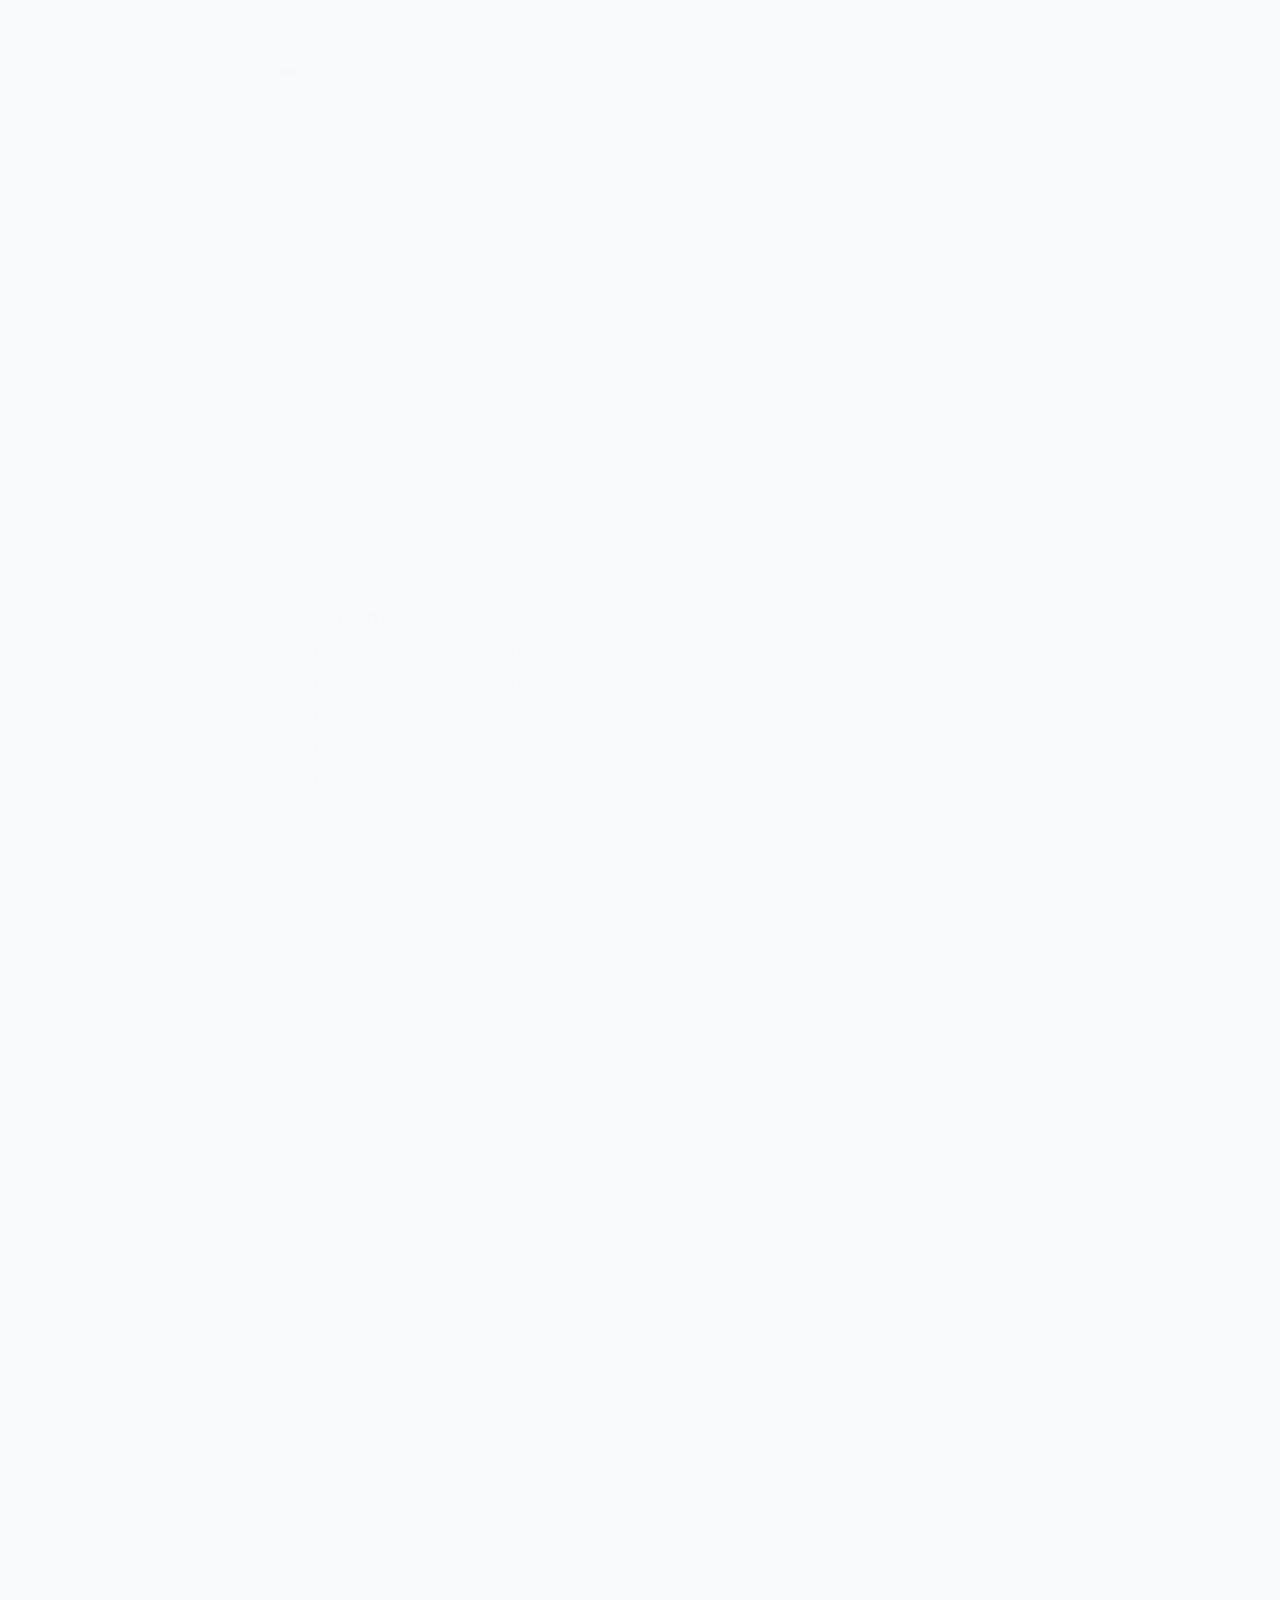
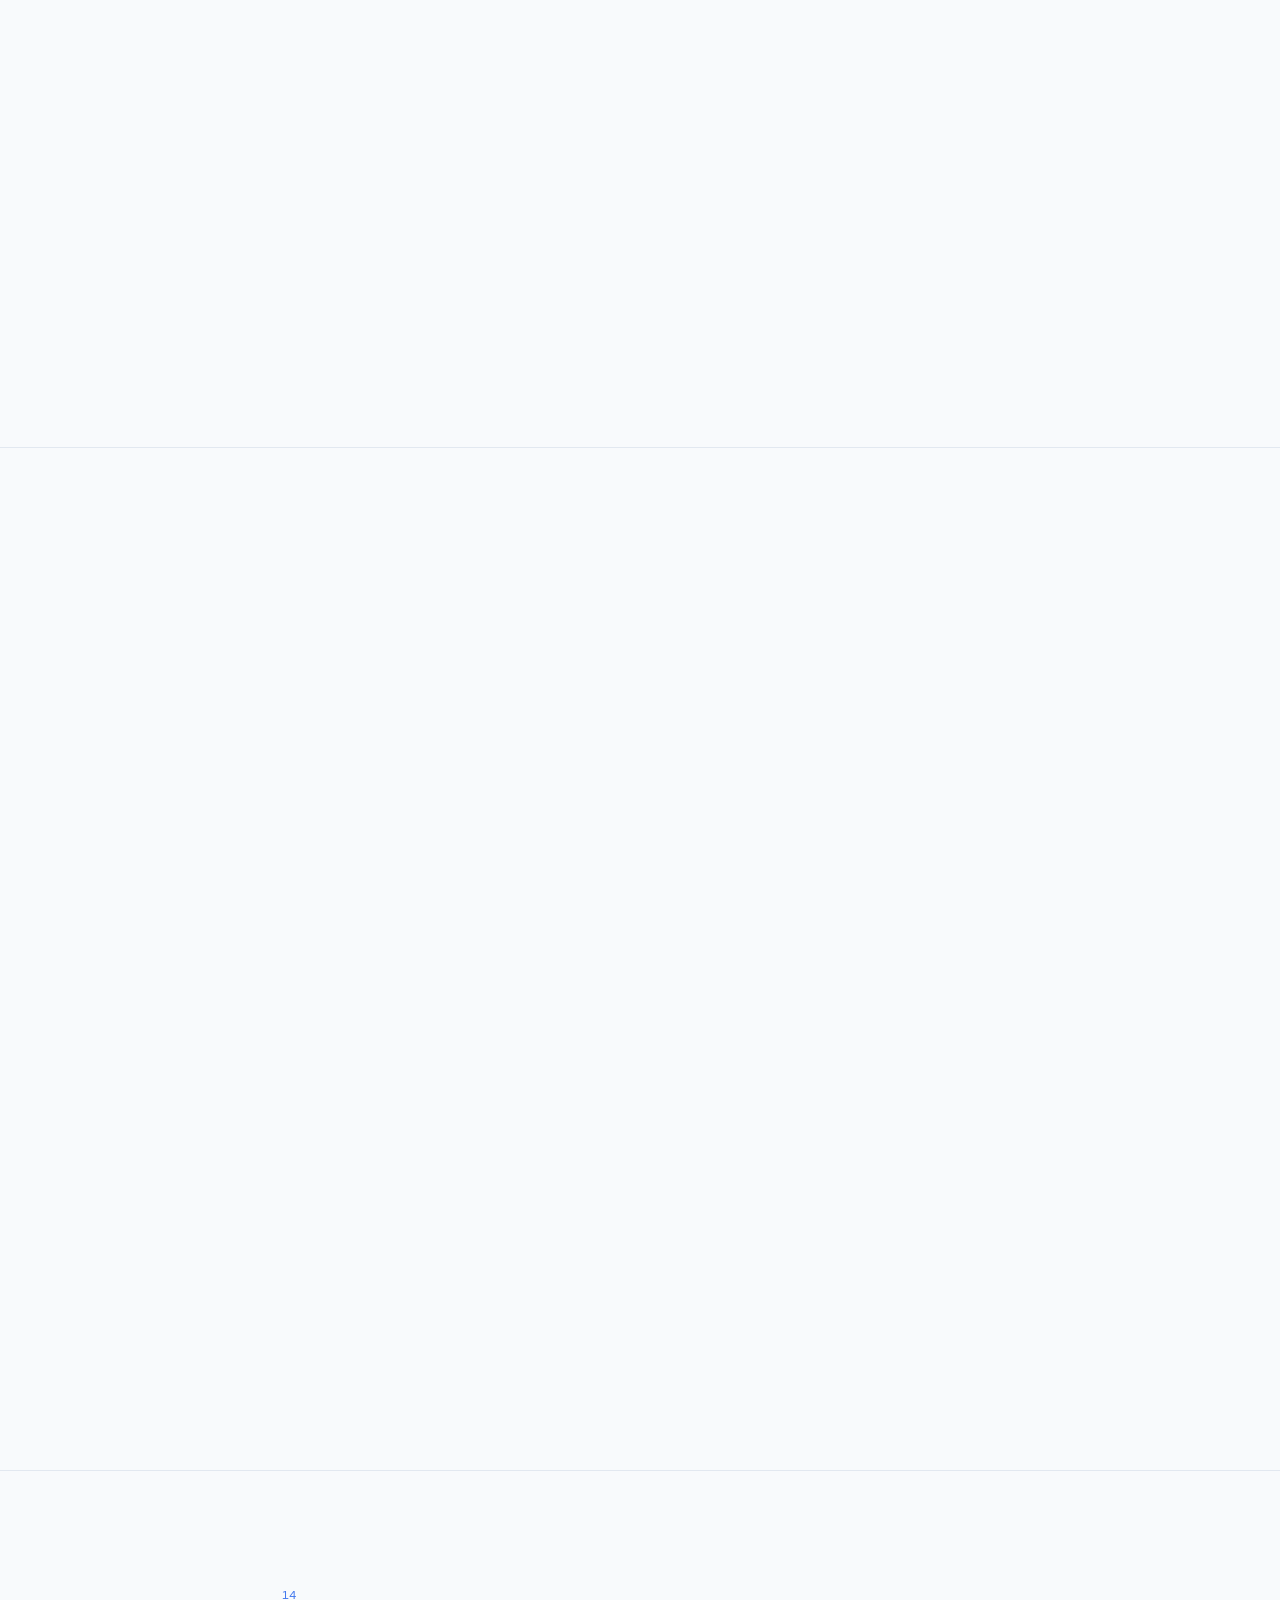
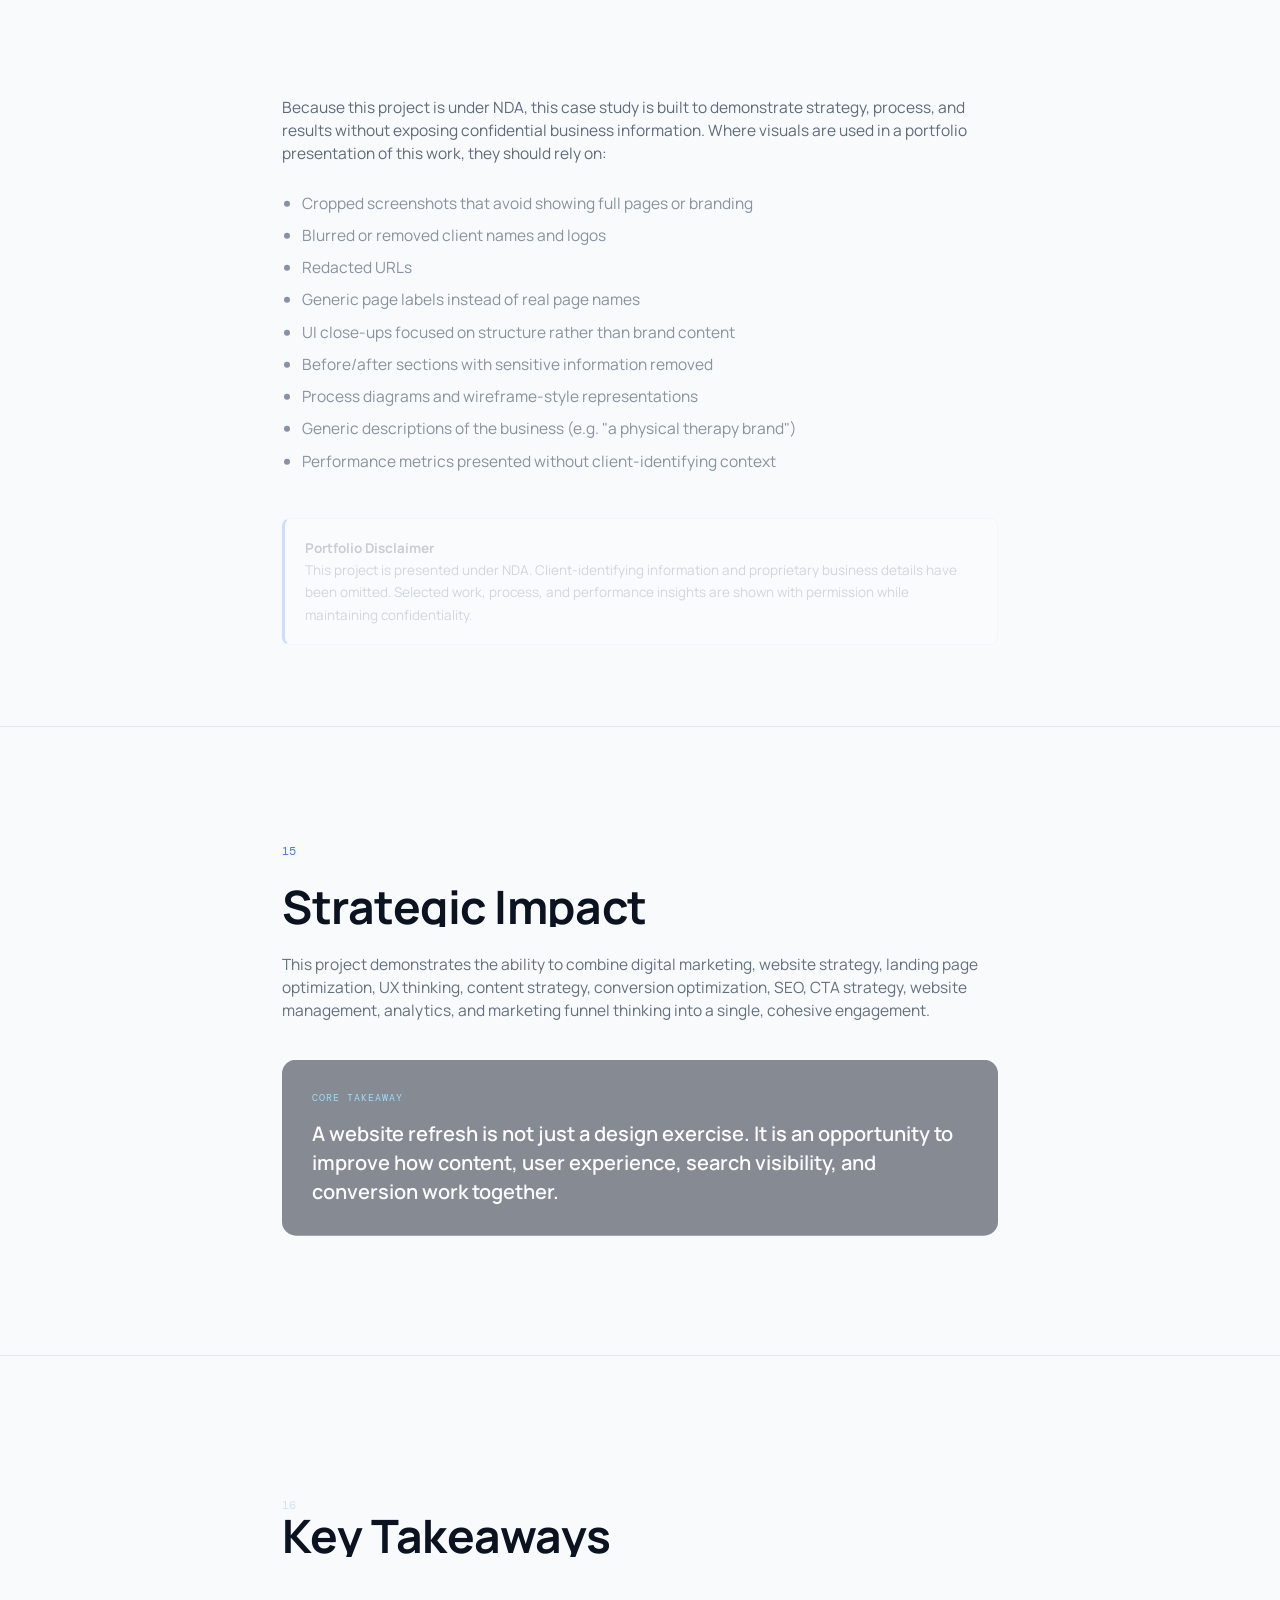
<file: portfolio/case-study-landing-page-reset.html>
<!DOCTYPE html>
<html lang="en">
<head>
<meta charset="UTF-8">
<meta name="viewport" content="width=device-width, initial-scale=1.0">
<title>Landing Page & Website Refresh — Case Study | Peter Cadimas</title>
<meta name="description" content="An NDA-protected Landing Page & Website Refresh case study by Peter Cadimas focused on UX, content architecture, CTA strategy, SEO, and conversion-focused web design.">
<link rel="icon" type="image/png" href="assets/img/favicon.png">
<meta name="theme-color" content="#0B1220">

<!-- fonts -->
<link rel="preconnect" href="https://fonts.googleapis.com">
<link rel="preconnect" href="https://fonts.gstatic.com" crossorigin>
<link href="https://fonts.googleapis.com/css2?family=Manrope:wght@400;500;600;700;800&family=DM+Mono:wght@400;500&display=swap" rel="stylesheet">

<!-- styles: shared first, page-specific last -->
<link rel="stylesheet" href="css/tokens.css">
<link rel="stylesheet" href="css/base.css">
<link rel="stylesheet" href="css/components.css">
<link rel="stylesheet" href="css/motion.css">
<link rel="stylesheet" href="css/case-study.css">

<!-- flags JS as available + failsafe that lifts the loading cover after 6s -->
<script>document.documentElement.classList.add('js');setTimeout(function(){document.documentElement.classList.add('fallback')},6000);</script>

<!-- scripts: libraries, then our modules (order matters) -->
<script defer src="js/vendor/gsap.min.js"></script>
<script defer src="js/vendor/ScrollTrigger.min.js"></script>
<script defer src="js/vendor/SplitText.min.js"></script>
<script defer src="js/vendor/CustomEase.min.js"></script>
<script defer src="js/vendor/lenis.min.js"></script>
<script defer src="js/config.js"></script>
<script defer src="js/core.js"></script>
<script defer src="js/page-transition.js"></script>
<script defer src="js/preloader.js"></script>
<script defer src="js/text-reveal.js"></script>
<script defer src="js/scroll-effects.js"></script>
<script defer src="js/interactions.js"></script>
<script defer src="js/carousel.js"></script>
<script defer src="js/main.js"></script>
</head>
<body class="cs-page">
<header class="site-header">
  <nav class="site-nav wrap" aria-label="Main">
    <a class="logo" href="index.html"><img src="assets/img/avatar.jpg" class="avatar" alt="Peter Cadimas" width="36" height="36">PETER CADIMAS</a>
    <a href="index.html#work" class="back-link">← BACK TO WORK</a>
  </nav>
</header>
<main>
<!-- =========================================================
       HERO
  ========================================================== -->
<section class="cs-hero"><div aria-hidden="true" class="glow" data-parallax="14"></div>
<div class="content">
<div class="eyebrow">
        CASE STUDY 03 / WEBSITE &amp; LANDING PAGE REFRESH
      </div>
<h1>
        Landing Page &amp; Website Refresh — turning a functional website into a conversion-focused digital asset.
      </h1>
<p class="lede">
        A strategic website and landing page refresh for an NDA-protected physical
        therapy brand, focused on clearer content hierarchy, stronger calls-to-action,
        improved user experience, and a more cohesive connection between marketing
        campaigns and the website itself.
      </p>
<div class="cs-tags">
<span class="cs-tag">PHYSICAL THERAPY</span>
<span class="cs-tag">WEBSITE REFRESH</span>
<span class="cs-tag">LANDING PAGE OPTIMIZATION</span>
<span class="cs-tag">UX STRATEGY</span>
<span class="cs-tag">CONVERSION DESIGN</span>
<span class="cs-tag">SEO</span>
<span class="cs-tag">WIX</span>
</div>
<div class="nda-note">
<strong>Client Confidentiality Notice</strong><br/>
        This project is presented under NDA. Client-identifying information and
        proprietary business details have been omitted. Selected work, process,
        and performance insights are shown with permission while maintaining
        confidentiality. The client is referred to throughout as an
        <strong>NDA-protected physical therapy brand</strong>.
      </div>
</div>
<!-- =========================================================
       PROJECT SNAPSHOT
  ========================================================== -->

<div class="snapshot">
<div class="snapshot-grid">
<div class="snap-cell">
<div class="label">Industry</div>
<div class="val">Physical Therapy</div>
</div>
<div class="snap-cell">
<div class="label">Platform</div>
<div class="val">Wix</div>
</div>
<div class="snap-cell">
<div class="label">Role</div>
<div class="val">Web &amp; Landing Page Developer</div>
</div>
<div class="snap-cell">
<div class="label">Duration</div>
<div class="val">Mar 2026 – Jul 2026</div>
</div>
<div class="snap-cell">
<div class="label">Focus</div>
<div class="val">UX · Conversion · SEO</div>
</div>
</div>
</div></section>
<!-- =========================================================
       01 OVERVIEW
  ========================================================== -->
<section class="cs-section">
<div class="content">
<span class="num mono">01</span>
<h2>
        Overview
      </h2>
<p>
        The Landing Page &amp; Website Refresh was approached as a strategic
        website initiative rather than a visual redesign. The client, an
        NDA-protected physical therapy brand, had an existing website that
        provided a solid foundation, but there was an opportunity to make the
        experience clearer, more intuitive, and more directly connected to the
        brand's marketing efforts.
      </p>
<p>
        The goal was to improve how visitors move through the website, understand
        the brand's services, find relevant information, and take the next step —
        whether that meant booking a call, submitting a form, or claiming an
        offer. New landing pages were also built from scratch to support newly
        launched physical therapy services, while the broader site was refreshed
        to bring structure, content, and conversion pathways into alignment.
      </p>
<div class="audit-card">
<h3>
          Project Snapshot
        </h3>
<div class="kpi-row">
<div class="kpi">
<div class="k-label">Client</div>
<div class="k-val">NDA</div>
</div>
<div class="kpi">
<div class="k-label">Industry</div>
<div class="k-val">Physical Therapy</div>
</div>
<div class="kpi">
<div class="k-label">Project</div>
<div class="k-val">Landing Page &amp; Website Refresh</div>
</div>
<div class="kpi">
<div class="k-label">Role</div>
<div class="k-val">Web &amp; Landing Page Developer</div>
</div>
<div class="kpi">
<div class="k-label">Platform</div>
<div class="k-val">Wix</div>
</div>
<div class="kpi">
<div class="k-label">Duration</div>
<div class="k-val">Mar 2026 – Jul 2026</div>
</div>
<div class="kpi">
<div class="k-label">Core Focus</div>
<div class="k-val">UX · Content · Conversion · Structure · Funnels · Automations</div>
</div>
<div class="kpi">
<div class="k-label">Outcome</div>
<div class="k-val">Stronger flows, cleaner UI, more consistent conversion</div>
</div>
</div>
</div>
<div class="visual-slot" hidden="">
<div class="v-label">
          Suggested Visual
        </div>
<div class="v-desc">
          Cropped, client-blurred screenshot of the refreshed homepage or a
          representative landing page, showing overall layout and hierarchy
          without exposing brand identity.
        </div>
</div>
</div>
</section>
<!-- =========================================================
       02 CHALLENGE
  ========================================================== -->
<section class="cs-section">
<div class="content">
<span class="num mono">02</span>
<h2>
        The Challenge
      </h2>
<p>
        The existing digital experience provided a foundation, but there was an
        opportunity to make the website clearer, more intuitive, and more
        conversion-focused. As the brand introduced new physical therapy
        services and leaned further into digital marketing campaigns, the
        website needed to keep pace with that growth.
      </p>
<div class="strategy-quote">
<div class="quote-label">
          Strategic Question
        </div>
<p>
          “How can the website and its landing pages be refreshed so that
          every visitor understands the offer, trusts the brand, and knows
          exactly what to do next?”
        </p>
</div>
<ul>
<li>Information could be organized more clearly across the site</li>
<li>Landing page structure could be strengthened to support new services</li>
<li>Important information needed stronger visual hierarchy</li>
<li>Calls-to-action could be more prominent and consistent</li>
<li>The user journey could be simplified from arrival to action</li>
<li>Content could be made easier to scan on desktop and mobile</li>
<li>Website sections needed better alignment with visitor intent</li>
<li>The site needed to better support ongoing marketing campaigns</li>
<li>Landing pages needed a stronger connection between content and conversion</li>
</ul>
</div>
</section>
<!-- =========================================================
       03 WEBSITE AUDIT
  ========================================================== -->
<section class="cs-section">
<div class="content">
<span class="num mono">03</span>
<h2>
        Website Audit
      </h2>
<p>
        Before any changes were made, the existing website was reviewed using
        Wix Analytics and Google Search Console/Analytics to understand how
        visitors were actually using the site. The audit covered UX, content,
        conversion pathways, visual design, and SEO.
      </p>
<div class="audit-card">
<h3>UX</h3>
<ul>
<li>Navigation and information architecture</li>
<li>Overall user journey from landing to action</li>
<li>Content hierarchy and page structure</li>
<li>Mobile experience and readability</li>
<li>Ease of finding key information</li>
<li>Points of friction between interest and action</li>
</ul>
</div>
<div class="audit-card">
<h3>Content</h3>
<ul>
<li>Headlines and supporting copy</li>
<li>Content organization and messaging clarity</li>
<li>Relevance to visitor intent</li>
<li>Scannability and content length</li>
<li>Content hierarchy across pages</li>
</ul>
</div>
<div class="audit-card">
<h3>Conversion</h3>
<ul>
<li>CTA placement, wording, and visibility</li>
<li>Number of competing calls-to-action</li>
<li>Overall conversion pathways</li>
<li>Landing page structure</li>
<li>Booking, form, and offer opportunities</li>
</ul>
</div>
<div class="audit-card">
<h3>Visual Design</h3>
<ul>
<li>Typography, spacing, and layout</li>
<li>Image placement and section hierarchy</li>
<li>Brand consistency and visual balance</li>
<li>Mobile responsiveness</li>
</ul>
</div>
<div class="audit-card">
<h3>SEO</h3>
<ul>
<li>Page titles and meta descriptions</li>
<li>Heading structure and keyword relevance</li>
<li>Image alt text and internal linking</li>
<li>Search intent and content structure</li>
</ul>
</div>
<div class="audit-card">
<h3>Baseline Metrics — March 2026</h3>
<div class="kpi-row">
<div class="kpi">
<div class="k-label">Website Sessions</div>
<div class="k-val">434</div>
</div>
<div class="kpi">
<div class="k-label">Landing Page Views</div>
<div class="k-val">808</div>
</div>
<div class="kpi">
<div class="k-label">Engagement / Bounce</div>
<div class="k-val">64%</div>
</div>
<div class="kpi">
<div class="k-label">Conversion Rate</div>
<div class="k-val">11%</div>
</div>
<div class="kpi">
<div class="k-label">CTA Clicks</div>
<div class="k-val">223</div>
</div>
</div>
</div>
<div class="visual-slot" hidden="">
<div class="v-label">
          Suggested Visual
        </div>
<div class="v-desc">
          Redacted analytics screenshot from Wix Analytics or Google Analytics
          showing the baseline period, with client-identifying details removed.
        </div>
</div>
</div>
</section>
<!-- =========================================================
       04 STRATEGY
  ========================================================== -->
<section class="cs-section">
<div class="content">
<span class="num mono">04</span>
<h2>
        Strategy
      </h2>
<p>
        The website was treated as part of a larger digital marketing ecosystem
        rather than an isolated design project. Every page needed to work
        alongside social, email, and seasonal campaigns rather than exist as a
        separate destination visitors landed on and left.
      </p>
<div class="strategy-quote">
<div class="quote-label">
          The Strategic Framework
        </div>
<p>
          Clarity → User Experience → Trust → Action
        </p>
</div>
<p>
        The refresh was designed to help every visitor:
      </p>
<ul>
<li>Understand what the brand offers</li>
<li>Identify relevant information quickly</li>
<li>Build trust in the brand and its services</li>
<li>Find the next step without confusion</li>
<li>Take action with minimal friction</li>
</ul>
<p>
        Balancing user needs, brand positioning, content, SEO, conversion, and
        visual presentation meant no single discipline was prioritized at the
        expense of another — the website needed to look credible, read clearly,
        rank reasonably, and convert consistently.
      </p>
</div>
</section>
<!-- =========================================================
       05 LANDING PAGE STRATEGY
  ========================================================== -->
<section class="cs-section">
<div class="content">
<span class="num mono">05</span>
<h2>
        Landing Page Strategy
      </h2>
<p>
        New landing pages were built from scratch to support newly launched
        physical therapy services, alongside a refresh of existing pages. Each
        landing page was designed around a clear above-the-fold experience and
        a logical content progression.
      </p>
<h3>Above-the-Fold Experience</h3>
<p>
        The top section of each landing page was designed to immediately
        communicate who the brand is, what it offers, who it serves, why the
        visitor should care, and what action to take next — without requiring
        any scrolling to understand the offer.
      </p>
<h3>Content Hierarchy</h3>
<div class="flow">
        Headline
        <span class="arrow">→</span>
        Value Proposition
        <span class="arrow">→</span>
        Supporting Information
        <br/>
<span class="arrow">↓</span>
<br/>
        Benefits / Services
        <span class="arrow">→</span>
        Social Proof / Trust
        <span class="arrow">→</span>
        CTA
        <br/>
<span class="arrow">↓</span>
<br/>
        Additional Information
        <span class="arrow">→</span>
        Final CTA
      </div>
<h3>CTA Strategy</h3>
<p>
        The previous CTA experience relied on an outdated layout with a messy
        overall flow, which made the intended next step less obvious. CTAs
        were rebuilt around clear, consistent placement and wording tied to
        the primary conversion actions: booking a call, submitting a form,
        or claiming a freebie/offer.
      </p>
<ul>
<li>Clear CTA placement at logical points in the page</li>
<li>Action-oriented CTA wording matched to visitor intent</li>
<li>A single primary action per page, with secondary actions supporting it</li>
<li>Reduced decision friction by limiting competing choices</li>
<li>Important CTAs repeated at logical points further down the page</li>
</ul>
<div class="strategy-quote">
<div class="quote-label">
          Intended Journey
        </div>
<p>
          Landing Page → CTA → Next Step → Conversion
        </p>
</div>
</div>
</section>
<!-- =========================================================
       06 WEBSITE REFRESH & CONTENT ARCHITECTURE
  ========================================================== -->
<section class="cs-section">
<div class="content">
<span class="num mono">06</span>
<h2>
        Website Refresh &amp; Content Architecture
      </h2>
<p>
        Beyond individual landing pages, the broader website was refreshed to
        function as a more useful marketing asset. Work spanned the homepage,
        navigation, header and footer, service pages, forms, and internal
        linking structure.
      </p>
<ul>
<li>Reorganized page structure and navigation for easier wayfinding</li>
<li>Refreshed homepage and key service pages</li>
<li>Rebuilt header and footer structure for consistency across pages</li>
<li>Clarified content hierarchy so key information surfaces sooner</li>
<li>Strengthened contact and booking pathways</li>
<li>Improved internal linking between related pages and content</li>
<li>Aligned CTAs across the site rather than treating each page in isolation</li>
</ul>
<p>
        The result was a website that felt more cohesive from page to page,
        with a consistent structure that made it easier for visitors to
        navigate and easier for the brand to maintain going forward.
      </p>
</div>
</section>
<!-- =========================================================
       07 CONTENT & COPY OPTIMIZATION
  ========================================================== -->
<section class="cs-section">
<div class="content">
<span class="num mono">07</span>
<h2>
        Content &amp; Copy Optimization
      </h2>
<p>
        The client provided existing website copy, which served as the
        foundation for new content proposals. Rather than rewriting copy for
        aesthetics alone, each section was restructured to answer three
        questions:
      </p>
<div class="strategy-quote">
<div class="quote-label">
          Guiding Questions
        </div>
<p>
          What does the visitor need to know? Why does it matter?
          What should they do next?
        </p>
</div>
<ul>
<li>Refined headlines and subheadings for clarity and relevance</li>
<li>Rebuilt value propositions around what visitors actually care about</li>
<li>Restructured paragraphs for scannability rather than dense text blocks</li>
<li>Rewrote CTA copy to be specific and action-oriented</li>
<li>Shifted messaging toward benefits rather than feature lists</li>
<li>Incorporated search-friendly wording without sacrificing readability</li>
</ul>
</div>
</section>
<!-- =========================================================
       08 SEO & DISCOVERABILITY
  ========================================================== -->
<section class="cs-section">
<div class="content">
<span class="num mono">08</span>
<h2>
        SEO &amp; Discoverability
      </h2>
<p>
        SEO was built into the refresh rather than treated as a separate,
        after-the-fact task. Work focused on keyword relevance, on-page
        optimization, local SEO setup, and technical/content discoverability.
      </p>
<ul>
<li>Researched search terms relevant to how local clients look for physical therapy services</li>
<li>Added relevant keyphrases naturally into page titles, headings, and image descriptions</li>
<li>Reviewed and updated the Google Business Profile with accurate hours, location details, and updated photos</li>
<li>Improved mobile page-loading speed so visitors could access information quickly</li>
<li>Restructured headings for clearer search intent alignment</li>
<li>Strengthened internal linking between service pages and supporting content</li>
</ul>
<p>
        No ranking or traffic claims are made beyond the metrics confirmed
        below; SEO impact is presented using the available baseline and
        result data only.
      </p>
<div class="audit-card">
<h3>Baseline SEO Metrics</h3>
<div class="kpi-row">
<div class="kpi">
<div class="k-label">Organic Traffic</div>
<div class="k-val">2,393</div>
</div>
<div class="kpi">
<div class="k-label">Search Impressions</div>
<div class="k-val">235</div>
</div>
<div class="kpi">
<div class="k-label">Search Clicks</div>
<div class="k-val">89</div>
</div>
<div class="kpi">
<div class="k-label">Average Position</div>
<div class="k-val">1</div>
</div>
<div class="kpi">
<div class="k-label">Organic Conversion Rate</div>
<div class="k-val">[METRIC]</div>
</div>
</div>
</div>
</div>
</section>
<!-- =========================================================
       09 MOBILE & RESPONSIVE EXPERIENCE
  ========================================================== -->
<section class="cs-section">
<div class="content">
<span class="num mono">09</span>
<h2>
        Mobile &amp; Responsive Experience
      </h2>
<p>
        Mobile optimization was part of the refresh from the start. Since a
        meaningful share of visitors arrive from social and email campaigns
        on their phones, the mobile experience needed to hold up on its own —
        not simply function as a scaled-down version of the desktop site.
      </p>
<ul>
<li>Reviewed and adjusted layout and section stacking for mobile screens</li>
<li>Ensured CTAs remained visible and reachable without excessive scrolling</li>
<li>Improved text readability and spacing on smaller screens</li>
<li>Resized and optimized images for faster mobile loading</li>
<li>Simplified mobile navigation for easier one-handed use</li>
</ul>
<p>
        Mobile responsiveness mattered here specifically because campaign
        traffic — social, email, and seasonal promotions — tends to land on
        mobile first, and any friction at that stage directly affects
        conversion.
      </p>
</div>
</section>
<!-- =========================================================
       10 CONVERSION STRATEGY
  ========================================================== -->
<section class="cs-section">
<div class="content">
<span class="num mono">10</span>
<h2>
        Conversion Strategy
      </h2>
<p>
        The refresh supported the full path from visitor to action, not just
        the landing page moment. This meant thinking about where traffic came
        from, what visitors needed to see, and how to reduce friction at every
        step.
      </p>
<div class="flow">
        Traffic
        <span class="arrow">→</span>
        Landing Page
        <span class="arrow">→</span>
        Information
        <span class="arrow">→</span>
        Trust
        <span class="arrow">→</span>
        CTA
        <span class="arrow">→</span>
        Conversion
      </div>
<ul>
<li>Clear, consistent CTAs across pages and campaigns</li>
<li>Strategic CTA placement based on content hierarchy</li>
<li>Trust-building content placed ahead of the primary ask</li>
<li>Reduced friction between interest and action</li>
<li>Consistent messaging between campaigns and landing destinations</li>
</ul>
<p>
        The website was designed to support the broader marketing funnel —
        social media, email, and seasonal campaigns feeding into landing
        pages built to convert rather than simply inform.
      </p>
</div>
</section>
<!-- =========================================================
       11 EXECUTION
  ========================================================== -->
<section class="cs-section">
<div class="content">
<span class="num mono">11</span>
<h2>
        Execution
      </h2>
<p>
        The refresh combined strategy and hands-on execution across the full
        Wix build. Work was completed over a four-week core sprint, with
        ongoing maintenance and updates continuing through the length of the
        engagement.
      </p>
<ul>
<li>Full website audit across UX, content, conversion, design, and SEO</li>
<li>Landing page planning and wireframing for new physical therapy services</li>
<li>Built new landing pages from scratch on Wix</li>
<li>Refreshed existing landing pages and key website sections</li>
<li>Website content restructuring and navigation improvements</li>
<li>Copy refinement based on existing client-provided content</li>
<li>CTA rebuild and optimization across the site</li>
<li>Visual design created in Canva as requested by the client</li>
<li>SEO optimization: titles, headings, alt text, and internal linking</li>
<li>Google Business Profile updates as part of local SEO</li>
<li>Image replacement and optimization for faster loading</li>
<li>Mobile optimization and responsive testing</li>
<li>Quality assurance and ongoing performance monitoring</li>
</ul>
</div>
</section>
<!-- =========================================================
       12 RESULTS & METRICS
  ========================================================== -->
<section class="cs-section">
<div class="content">
<span class="num mono">12</span>
<h2>
        Results &amp; Metrics
      </h2>
<p>
        The refreshed website and landing pages produced measurable
        improvements in traffic, engagement, and conversion. The figures below
        reflect confirmed performance data; any metric not provided is left
        as a placeholder rather than estimated.
      </p>
<div class="results-grid">
<div class="result-card primary">
<h4>
            Website Sessions
          </h4>
<div class="big-number">
            +1299.34%
          </div>
<p class="result-description">
            Growth in overall website sessions following the refresh, reflecting
            a substantial increase in visitors reaching the site.
          </p>
</div>
<div class="result-card">
<h4>Website Traffic</h4>
<div class="r-row">
<span>Traffic Growth</span>
<span class="r-val">+238.2%</span>
</div>
<div class="r-row">
<span>Additional Growth</span>
<span class="r-val">+26.8%</span>
</div>
<div class="r-row">
<span>Users</span>
<span class="r-val">+603.1%</span>
</div>
</div>
<div class="result-card">
<h4>Landing Page Performance</h4>
<div class="r-row">
<span>Landing Page Views</span>
<span class="r-val">+52.3%</span>
</div>
<div class="r-row">
<span>CTA Clicks</span>
<span class="r-val">+89.2%</span>
</div>
<div class="r-row">
<span>Conversion Rate</span>
<span class="r-val">+56.3%</span>
</div>
<div class="r-row">
<span>Conversion Growth</span>
<span class="r-val">+77.31%</span>
</div>
</div>
<div class="result-card">
<h4>SEO</h4>
<div class="r-row">
<span>Organic Traffic</span>
<span class="r-val">620 (+31%)</span>
</div>
<div class="r-row">
<span>Search Impressions</span>
<span class="r-val">240 (+24%)</span>
</div>
<div class="r-row">
<span>Search Clicks</span>
<span class="r-val">141</span>
</div>
<div class="r-row">
<span>Ranking</span>
<span class="r-val">Consistent at #1</span>
</div>
</div>
<div class="result-card">
<h4>User Experience</h4>
<div class="r-row">
<span>Time on Page</span>
<span class="r-val">+12.4%</span>
</div>
<div class="r-row">
<span>Bounce / Engagement</span>
<span class="r-val">-23.4%</span>
</div>
</div>
</div>
<div class="visual-slot" hidden="">
<div class="v-label">
          Suggested Visual
        </div>
<div class="v-desc">
          A clean performance graphic summarizing session growth, conversion
          growth, and SEO gains, without any client-identifying context.
        </div>
</div>
</div>
</section>
<!-- =========================================================
       13 BEFORE VS AFTER
  ========================================================== -->
<section class="cs-section">
<div class="content">
<span class="num mono">13</span>
<h2>
        Before vs. After
      </h2>
<div class="ba-grid">
<div class="ba-card">
<h4>Before</h4>
<ul>
<li>Website provided a working foundation, with room to clarify structure</li>
<li>Information organized inconsistently across pages</li>
<li>User journey required more effort to reach a decision</li>
<li>CTA layout was outdated with a messy overall flow</li>
<li>Visual hierarchy did not consistently guide the eye</li>
<li>Limited landing pages to support newer services</li>
<li>SEO foundations left room for improvement</li>
</ul>
</div>
<div class="ba-card after">
<h4>After</h4>
<ul>
<li>Refreshed website experience with a clearer, more cohesive structure</li>
<li>Stronger, more consistent content hierarchy across pages</li>
<li>New, purpose-built landing pages for current services</li>
<li>Rebuilt CTA strategy with consistent placement and wording</li>
<li>More intentional, simplified user journey</li>
<li>Improved SEO foundations across titles, headings, and local search setup</li>
<li>Better alignment between marketing campaigns and website experience</li>
<li><strong>+1299.34% growth in website sessions</strong></li>
<li><strong>+56.3% landing page conversion rate</strong></li>
</ul>
</div>
</div>
<p>
        The goal of this comparison is not to suggest the previous site was
        broken — it is to show how a focused refresh clarified structure,
        strengthened conversion pathways, and gave the brand a stronger
        foundation for future campaigns.
      </p>
</div>
</section>
<!-- =========================================================
       14 NDA-PROTECTED PRESENTATION
  ========================================================== -->
<section class="cs-section">
<div class="content">
<span class="num mono">14</span>
<h2>
        NDA-Protected Presentation
      </h2>
<p>
        Because this project is under NDA, this case study is built to
        demonstrate strategy, process, and results without exposing
        confidential business information. Where visuals are used in a
        portfolio presentation of this work, they should rely on:
      </p>
<ul>
<li>Cropped screenshots that avoid showing full pages or branding</li>
<li>Blurred or removed client names and logos</li>
<li>Redacted URLs</li>
<li>Generic page labels instead of real page names</li>
<li>UI close-ups focused on structure rather than brand content</li>
<li>Before/after sections with sensitive information removed</li>
<li>Process diagrams and wireframe-style representations</li>
<li>Generic descriptions of the business (e.g. "a physical therapy brand")</li>
<li>Performance metrics presented without client-identifying context</li>
</ul>
<div class="nda-note">
<strong>Portfolio Disclaimer</strong><br/>
        This project is presented under NDA. Client-identifying information
        and proprietary business details have been omitted. Selected work,
        process, and performance insights are shown with permission while
        maintaining confidentiality.
      </div>
</div>
</section>
<!-- =========================================================
       15 STRATEGIC IMPACT
  ========================================================== -->
<section class="cs-section">
<div class="content">
<span class="num mono">15</span>
<h2>
        Strategic Impact
      </h2>
<p>
        This project demonstrates the ability to combine digital marketing,
        website strategy, landing page optimization, UX thinking, content
        strategy, conversion optimization, SEO, CTA strategy, website
        management, analytics, and marketing funnel thinking into a single,
        cohesive engagement.
      </p>
<div class="strategy-quote">
<div class="quote-label">
          Core Takeaway
        </div>
<p>
          A website refresh is not just a design exercise. It is an
          opportunity to improve how content, user experience, search
          visibility, and conversion work together.
        </p>
</div>
</div>
</section>
<!-- =========================================================
       16 KEY TAKEAWAYS
  ========================================================== -->
<section class="cs-section">
<div class="content">
<span class="num mono">16</span>
<h2>
        Key Takeaways
      </h2>
<div class="takeaway">
<span class="t-num mono">01</span>
<p>
          Website design should support business and marketing objectives,
          not exist as a separate, disconnected effort.
        </p>
</div>
<div class="takeaway">
<span class="t-num mono">02</span>
<p>
          Clear content hierarchy reduces friction for users and makes the
          intended next step obvious.
        </p>
</div>
<div class="takeaway">
<span class="t-num mono">03</span>
<p>
          Landing pages should guide visitors toward one specific action
          rather than presenting too many competing choices.
        </p>
</div>
<div class="takeaway">
<span class="t-num mono">04</span>
<p>
          SEO should be considered during content and website development,
          not added afterward as an afterthought.
        </p>
</div>
<div class="takeaway">
<span class="t-num mono">05</span>
<p>
          Small, deliberate improvements to structure, messaging, and CTAs
          can create measurable changes in user behavior.
        </p>
</div>
</div>
</section>
<!-- =========================================================
       17 PORTFOLIO VISUAL RECOMMENDATIONS
  ========================================================== -->
<section class="cs-section" hidden="">
<div class="content">
<span class="num mono">17</span>
<h2>
        Portfolio Visual Recommendations
      </h2>
<p>
        Since no client-identifying screenshots can be shown under this NDA,
        the strongest presentation of this case study relies on redacted,
        generic, or diagram-based visuals that still prove the work.
      </p>
<div class="pillar-list">
<div class="pillar-item">
<div class="p-name">Before / After Website Screenshot (Redacted)</div>
<div class="p-detail">
<strong>Proves:</strong> how structure, hierarchy, and CTA
            treatment changed through the refresh, with branding removed.
          </div>
</div>
<div class="pillar-item">
<div class="p-name">Landing Page Before/After (Redacted)</div>
<div class="p-detail">
<strong>Proves:</strong> the above-the-fold and content hierarchy
            improvements made to new and existing landing pages.
          </div>
</div>
<div class="pillar-item">
<div class="p-name">Mobile Screenshots (Redacted)</div>
<div class="p-detail">
<strong>Proves:</strong> the responsive experience and mobile CTA
            visibility across devices.
          </div>
</div>
<div class="pillar-item">
<div class="p-name">CTA Examples (Generic)</div>
<div class="p-detail">
<strong>Proves:</strong> how CTA copy and placement were
            deliberately designed to create a clear next step.
          </div>
</div>
<div class="pillar-item">
<div class="p-name">Navigation Comparison</div>
<div class="p-detail">
<strong>Proves:</strong> how site structure and wayfinding were
            simplified.
          </div>
</div>
<div class="pillar-item">
<div class="p-name">Page Structure / Content Hierarchy Diagram</div>
<div class="p-detail">
<strong>Proves:</strong> the strategic thinking behind content
            order and hierarchy, independent of the client's actual copy.
          </div>
</div>
<div class="pillar-item">
<div class="p-name">Wireframes</div>
<div class="p-detail">
<strong>Proves:</strong> the planning process behind new landing
            pages before visual design was applied.
          </div>
</div>
<div class="pillar-item">
<div class="p-name">Analytics Screenshot (Redacted)</div>
<div class="p-detail">
<strong>Proves:</strong> that performance was tracked and used to
            evaluate the refresh.
          </div>
</div>
<div class="pillar-item">
<div class="p-name">SEO Improvements Summary</div>
<div class="p-detail">
<strong>Proves:</strong> the on-page and local SEO work completed
            as part of the refresh.
          </div>
</div>
<div class="pillar-item">
<div class="p-name">Conversion Funnel Graphic</div>
<div class="p-detail">
<strong>Proves:</strong> how traffic, landing pages, trust, and
            CTAs were connected into a single conversion path.
          </div>
</div>
</div>
</div>
</section>
<!-- =========================================================
       CTA
  ========================================================== -->
<section class="cta-section">
<div class="wrap">
<div class="cta-card"><div aria-hidden="true" class="glow"></div>
<div class="cta-inner">
<div class="eyebrow">
            Let's work together
          </div>
<h2>
            Need a website or landing page that's built to convert, not just look good?
          </h2>
<div class="cta-actions">
<a class="btn btn-primary" href="index.html#contact">
              GET IN TOUCH →
            </a>
<a class="btn btn-secondary" href="index.html#work">
              VIEW MORE WORK
            </a>
</div>
</div>
</div>
</div>
</section>
</main>
<footer class="site-footer">
  <div class="wrap footer-inner">
    <div class="mono">© 2026 PETER CADIMAS</div>
    <a href="index.html" class="back-link">← BACK TO PORTFOLIO</a>
  </div>
</footer>
</body>
</html>
</file>
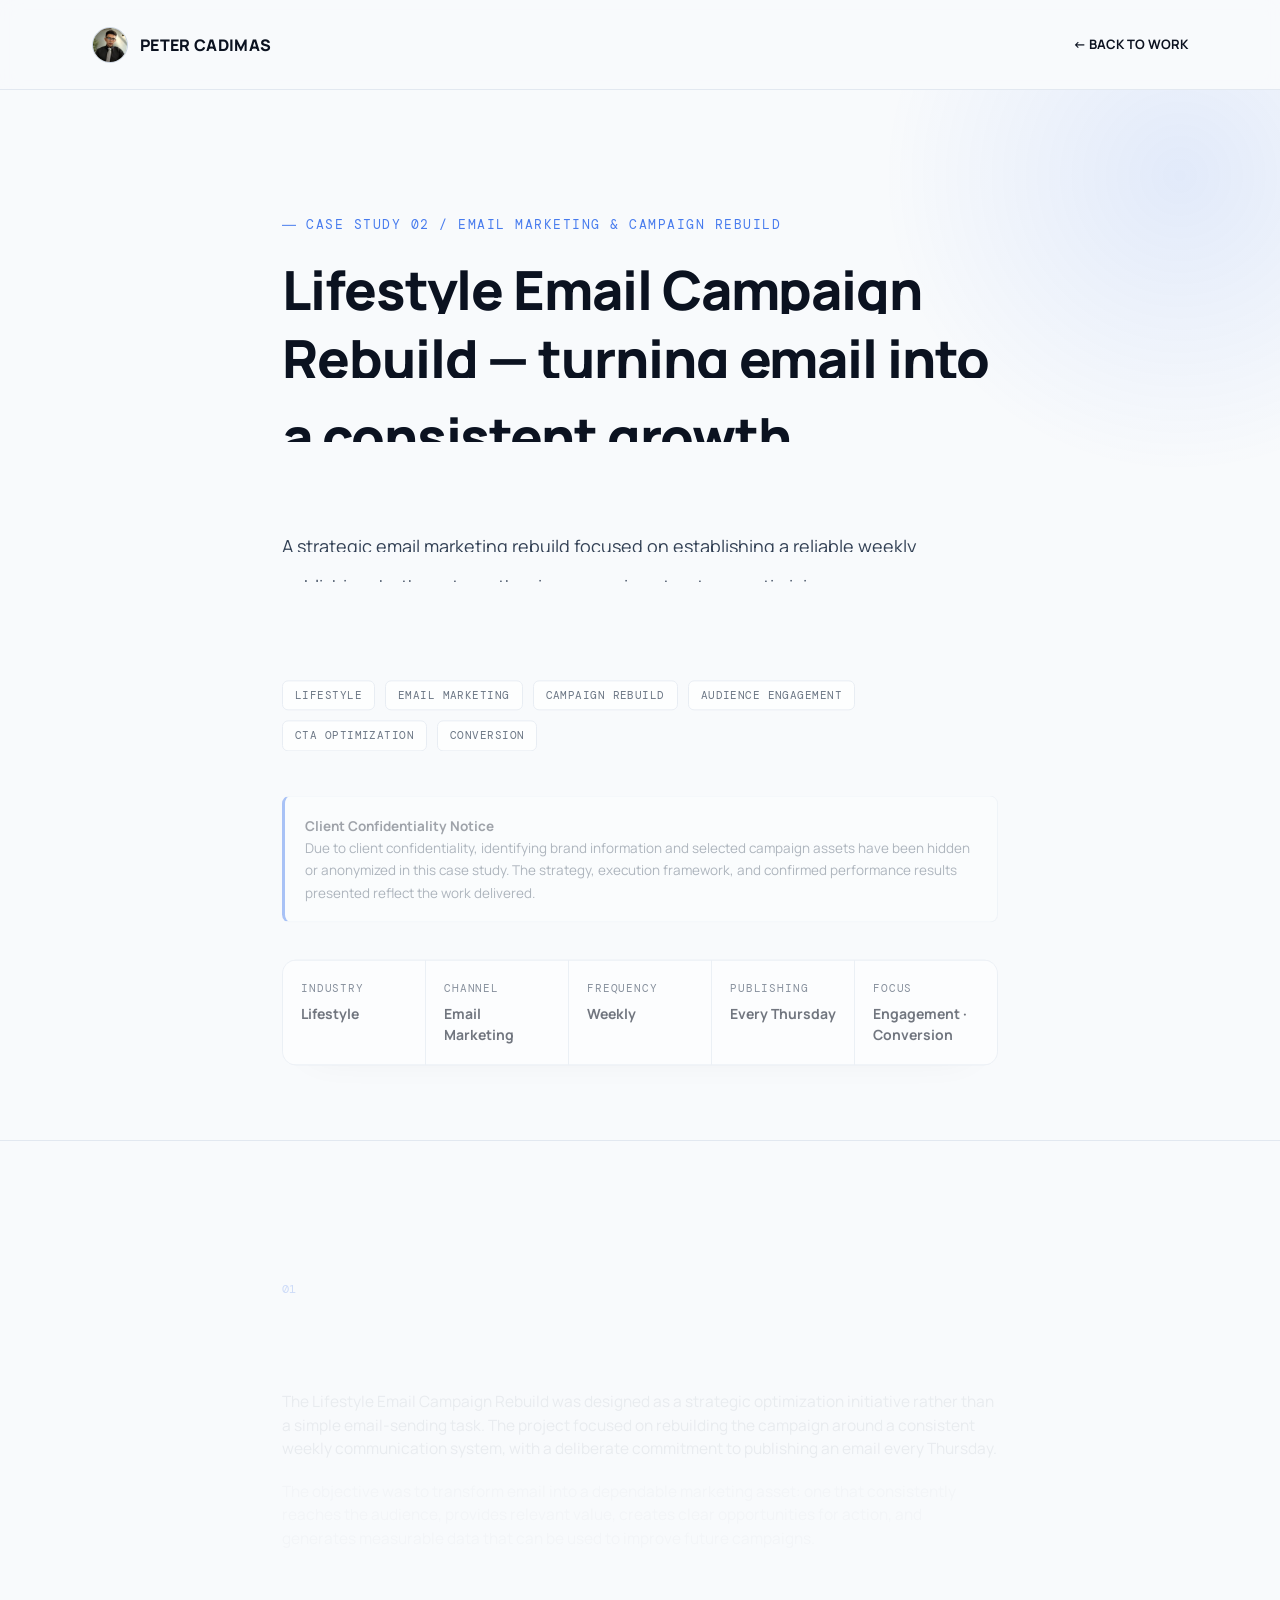
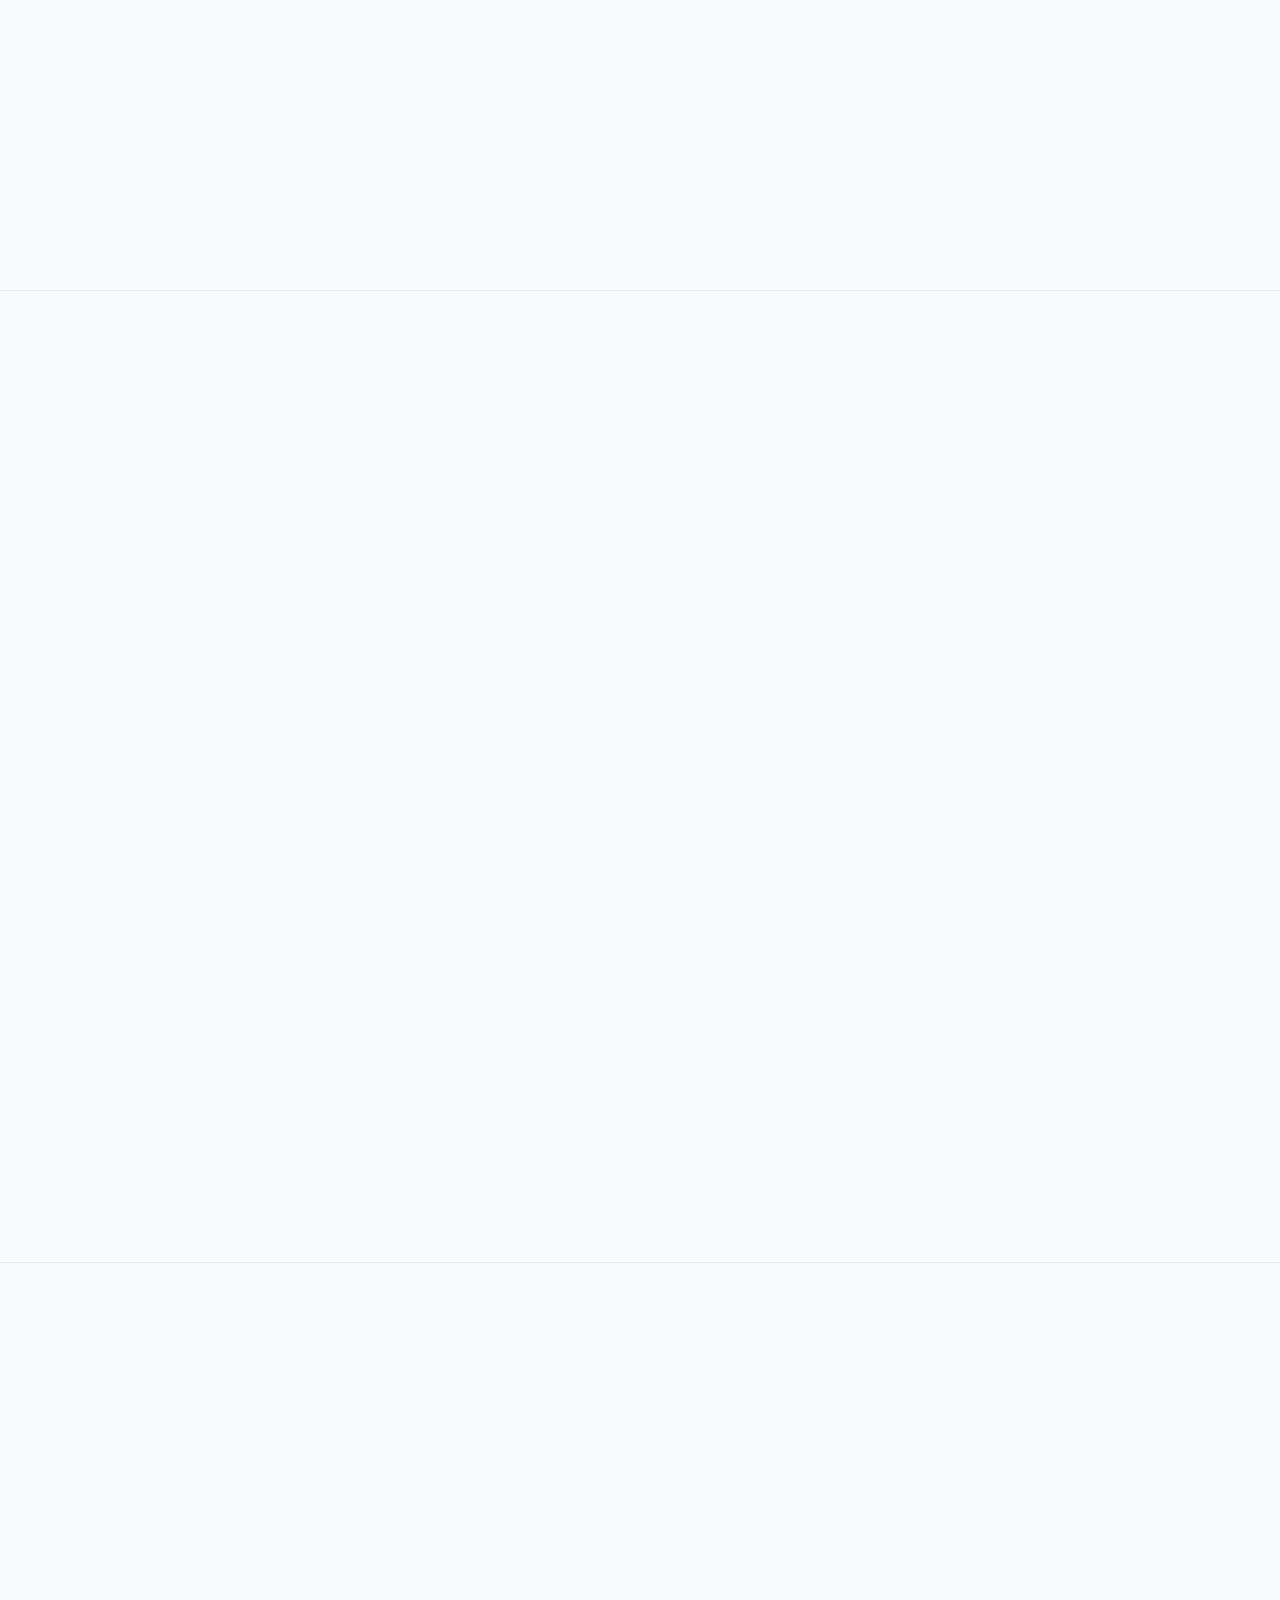
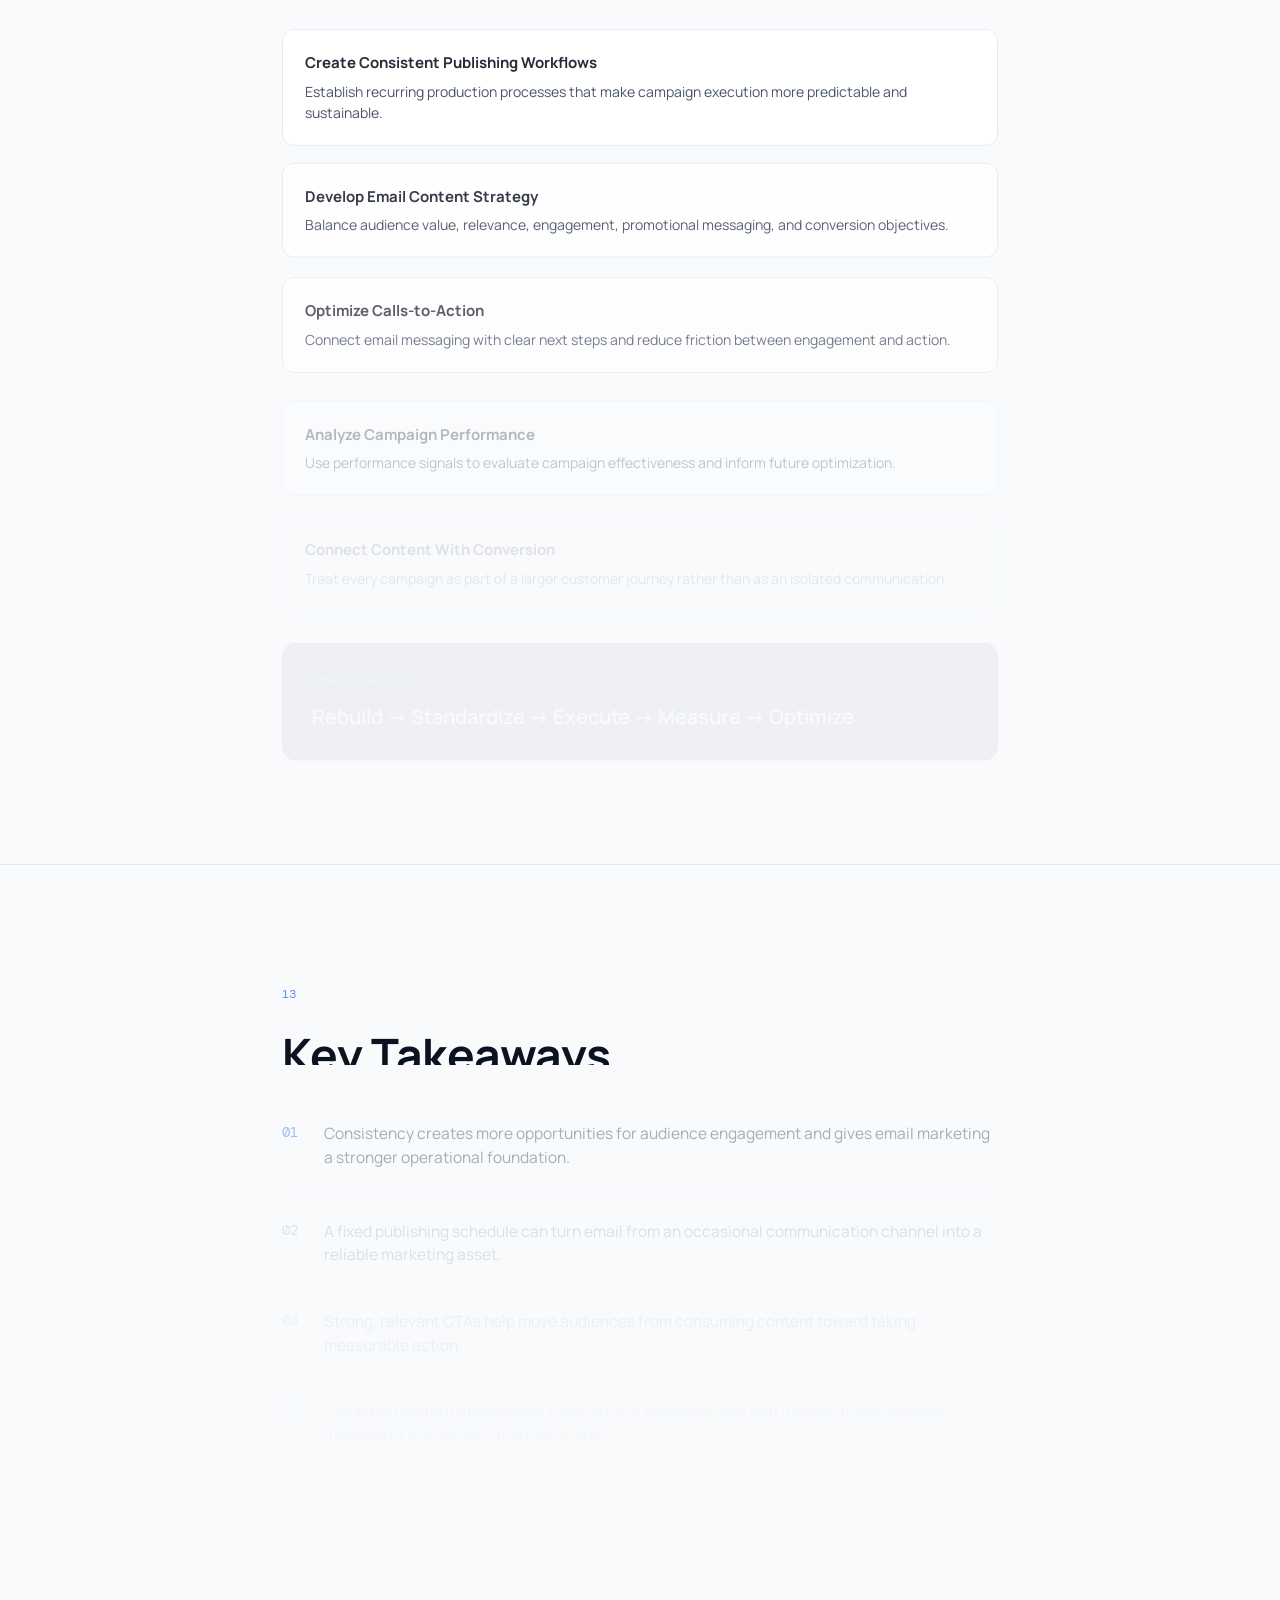
<file: portfolio/case-study-lifestyle-email-campaign-rebuild.html>
<!DOCTYPE html>
<html lang="en">
<head>
<meta charset="UTF-8">
<meta name="viewport" content="width=device-width, initial-scale=1.0">
<title>Lifestyle Email Campaign Rebuild — Case Study | Peter Cadimas</title>
<meta name="description" content="A Lifestyle Email Marketing case study by Peter Cadimas focused on campaign rebuilding, weekly consistency, audience engagement, CTA optimization, and conversion.">
<link rel="icon" type="image/png" href="assets/img/favicon.png">
<meta name="theme-color" content="#0B1220">

<!-- fonts -->
<link rel="preconnect" href="https://fonts.googleapis.com">
<link rel="preconnect" href="https://fonts.gstatic.com" crossorigin>
<link href="https://fonts.googleapis.com/css2?family=Manrope:wght@400;500;600;700;800&family=DM+Mono:wght@400;500&display=swap" rel="stylesheet">

<!-- styles: shared first, page-specific last -->
<link rel="stylesheet" href="css/tokens.css">
<link rel="stylesheet" href="css/base.css">
<link rel="stylesheet" href="css/components.css">
<link rel="stylesheet" href="css/motion.css">
<link rel="stylesheet" href="css/case-study.css">

<!-- flags JS as available + failsafe that lifts the loading cover after 6s -->
<script>document.documentElement.classList.add('js');setTimeout(function(){document.documentElement.classList.add('fallback')},6000);</script>

<!-- scripts: libraries, then our modules (order matters) -->
<script defer src="js/vendor/gsap.min.js"></script>
<script defer src="js/vendor/ScrollTrigger.min.js"></script>
<script defer src="js/vendor/SplitText.min.js"></script>
<script defer src="js/vendor/CustomEase.min.js"></script>
<script defer src="js/vendor/lenis.min.js"></script>
<script defer src="js/config.js"></script>
<script defer src="js/core.js"></script>
<script defer src="js/page-transition.js"></script>
<script defer src="js/preloader.js"></script>
<script defer src="js/text-reveal.js"></script>
<script defer src="js/scroll-effects.js"></script>
<script defer src="js/interactions.js"></script>
<script defer src="js/carousel.js"></script>
<script defer src="js/main.js"></script>
</head>
<body class="cs-page">
<header class="site-header">
  <nav class="site-nav wrap" aria-label="Main">
    <a class="logo" href="index.html"><img src="assets/img/avatar.jpg" class="avatar" alt="Peter Cadimas" width="36" height="36">PETER CADIMAS</a>
    <a href="index.html#work" class="back-link">← BACK TO WORK</a>
  </nav>
</header>
<main>
<!-- =========================================================
       HERO
  ========================================================== -->
<section class="cs-hero"><div aria-hidden="true" class="glow" data-parallax="14"></div>
<div class="content">
<div class="eyebrow">
        CASE STUDY 02 / EMAIL MARKETING &amp; CAMPAIGN REBUILD
      </div>
<h1>
        Lifestyle Email Campaign Rebuild — turning email into a consistent growth system.
      </h1>
<p class="lede">
        A strategic email marketing rebuild focused on establishing a reliable
        weekly publishing rhythm, strengthening campaign structure, optimizing
        calls-to-action, and creating a repeatable system designed to improve
        audience engagement and conversion.
      </p>
<div class="cs-tags">
<span class="cs-tag">LIFESTYLE</span>
<span class="cs-tag">EMAIL MARKETING</span>
<span class="cs-tag">CAMPAIGN REBUILD</span>
<span class="cs-tag">AUDIENCE ENGAGEMENT</span>
<span class="cs-tag">CTA OPTIMIZATION</span>
<span class="cs-tag">CONVERSION</span>
</div>
<div class="nda-note">
<strong>Client Confidentiality Notice</strong><br/>
        Due to client confidentiality, identifying brand information and selected
        campaign assets have been hidden or anonymized in this case study.
        The strategy, execution framework, and confirmed performance results
        presented reflect the work delivered.
      </div>
</div>
<!-- =========================================================
       PROJECT SNAPSHOT
  ========================================================== -->

<div class="snapshot">
<div class="snapshot-grid">
<div class="snap-cell">
<div class="label">Industry</div>
<div class="val">Lifestyle</div>
</div>
<div class="snap-cell">
<div class="label">Channel</div>
<div class="val">Email Marketing</div>
</div>
<div class="snap-cell">
<div class="label">Frequency</div>
<div class="val">Weekly</div>
</div>
<div class="snap-cell">
<div class="label">Publishing</div>
<div class="val">Every Thursday</div>
</div>
<div class="snap-cell">
<div class="label">Focus</div>
<div class="val">Engagement · Conversion</div>
</div>
</div>
</div></section>
<!-- =========================================================
       01 OVERVIEW
  ========================================================== -->
<section class="cs-section">
<div class="content">
<span class="num mono">01</span>
<h2>
        Overview
      </h2>
<p>
        The Lifestyle Email Campaign Rebuild was designed as a strategic
        optimization initiative rather than a simple email-sending task.
        The project focused on rebuilding the campaign around a consistent
        weekly communication system, with a deliberate commitment to publishing
        an email every Thursday.
      </p>
<p>
        The objective was to transform email into a dependable marketing asset:
        one that consistently reaches the audience, provides relevant value,
        creates clear opportunities for action, and generates measurable data
        that can be used to improve future campaigns.
      </p>
<div class="audit-card">
<h3>
          Project Snapshot
        </h3>
<div class="kpi-row">
<div class="kpi">
<div class="k-label">Industry</div>
<div class="k-val">Lifestyle</div>
</div>
<div class="kpi">
<div class="k-label">Channel</div>
<div class="k-val">Email Marketing</div>
</div>
<div class="kpi">
<div class="k-label">Frequency</div>
<div class="k-val">Weekly</div>
</div>
<div class="kpi">
<div class="k-label">Publishing Day</div>
<div class="k-val">Thursday</div>
</div>
<div class="kpi">
<div class="k-label">Click Rate Growth</div>
<div class="k-val">+304.5%</div>
</div>
<div class="kpi">
<div class="k-label">Conversion Rate</div>
<div class="k-val">23.3%</div>
</div>
</div>
</div>
<div class="visual-slot" hidden="">
<div class="v-label">
          Suggested Visual
        </div>
<div class="v-desc">
          Hero screenshot of a representative weekly email. The visual should
          immediately communicate the campaign's polished structure, branding,
          hierarchy, and CTA design.
        </div>
</div>
</div>
</section>
<!-- =========================================================
       02 CHALLENGE
  ========================================================== -->
<section class="cs-section">
<div class="content">
<span class="num mono">02</span>
<h2>
        The Challenge
      </h2>
<p>
        The opportunity was not simply to send more emails. The larger challenge
        was to create a reliable communication rhythm and rebuild email as a
        repeatable marketing channel.
      </p>
<p>
        Without a predictable publishing cadence, audience communication can
        become inconsistent and valuable opportunities to engage, educate,
        promote, and convert can be missed.
      </p>
<div class="strategy-quote">
<div class="quote-label">
          Strategic Question
        </div>
<p>
          “How can a consistent weekly email system turn an underutilized
          audience channel into a reliable source of engagement and conversions?”
        </p>
</div>
<ul>
<li>Establish a consistent weekly email communication rhythm</li>
<li>Create a predictable publishing schedule for the audience</li>
<li>Rebuild the campaign structure around clearer content hierarchy</li>
<li>Strengthen calls-to-action and the path toward action</li>
<li>Create more opportunities for audience engagement</li>
<li>Improve click behavior through clearer content and CTA alignment</li>
<li>Develop a repeatable campaign production workflow</li>
<li>Use campaign data to guide future optimization</li>
<li>Turn email from an occasional communication channel into a consistent marketing asset</li>
</ul>
</div>
</section>
<!-- =========================================================
       03 CAMPAIGN AUDIT
  ========================================================== -->
<section class="cs-section">
<div class="content">
<span class="num mono">03</span>
<h2>
        Campaign Audit
      </h2>
<p>
        Before rebuilding the campaign, the existing email experience was
        evaluated across frequency, structure, audience journey, and conversion
        opportunities. The purpose of the audit was to identify where the
        existing system could become more consistent, clearer, and more
        conversion-oriented.
      </p>
<div class="audit-card">
<h3>
          Email Frequency
        </h3>
<p>
          The campaign's previous publishing rhythm was reviewed to identify
          gaps in communication and opportunities created by establishing a
          predictable weekly cadence.
        </p>
<ul>
<li>Previous sending consistency: <strong>[FREQUENCY]</strong></li>
<li>Previous campaign gaps: <strong>[NUMBER]</strong></li>
<li>Average campaigns per month: <strong>[NUMBER]</strong></li>
<li>Opportunity: establish a fixed Thursday publishing schedule</li>
</ul>
</div>
<div class="audit-card">
<h3>
          Email Structure
        </h3>
<p>
          Campaign structure was evaluated to determine how quickly readers
          could understand the message, find the value, and identify the next
          action.
        </p>
<ul>
<li>Subject-line clarity and relevance</li>
<li>Opening message and initial value proposition</li>
<li>Content hierarchy and scannability</li>
<li>Visual organization</li>
<li>Link placement and relevance</li>
<li>CTA clarity and positioning</li>
<li>Balance between educational, lifestyle, and promotional content</li>
</ul>
</div>
<div class="audit-card">
<h3>
          Audience Journey
        </h3>
<p>
          The email was evaluated as a complete user journey rather than an
          isolated piece of content.
        </p>
<div class="flow">

          Open
          <span class="arrow">→</span>
          Read
          <span class="arrow">→</span>
          Click
          <span class="arrow">→</span>
          Take Action

        </div>
<p>
          Each stage represents an opportunity to remove friction and make the
          intended action easier to understand.
        </p>
</div>
<div class="audit-card">
<h3>
          Conversion Opportunities
        </h3>
<p>
          Conversion-focused elements were reviewed to determine whether the
          campaign provided a clear and relevant next step.
        </p>
<ul>
<li>CTA placement</li>
<li>CTA clarity</li>
<li>Number of competing actions</li>
<li>Relevance of the CTA to the email content</li>
<li>Connection between email and landing page</li>
<li>Potential friction in the conversion journey</li>
</ul>
</div>
<div class="kpi-row">
<div class="kpi">
<div class="k-label">Previous Click Rate</div>
<div class="k-val">[METRIC]</div>
</div>
<div class="kpi">
<div class="k-label">Previous Conversion Rate</div>
<div class="k-val">[METRIC]</div>
</div>
<div class="kpi">
<div class="k-label">Open Rate</div>
<div class="k-val">[METRIC]</div>
</div>
<div class="kpi">
<div class="k-label">Average Clicks</div>
<div class="k-val">[NUMBER]</div>
</div>
<div class="kpi">
<div class="k-label">Previous Frequency</div>
<div class="k-val">[FREQUENCY]</div>
</div>
</div>
<div class="visual-slot" hidden="">
<div class="v-label">
          Suggested Visual
        </div>
<div class="v-desc">
          Before-state email screenshot or campaign-builder screenshot. Use
          annotations to highlight inconsistent structure, CTA placement,
          hierarchy, or publishing gaps where appropriate.
        </div>
</div>
</div>
</section>
<!-- =========================================================
       04 REBUILD STRATEGY
  ========================================================== -->
<section class="cs-section">
<div class="content">
<span class="num mono">04</span>
<h2>
        The Rebuild Strategy
      </h2>
<p>
        The central strategic change was consistency. Instead of treating each
        email as an isolated campaign, the rebuild established a recurring
        weekly system anchored around one fixed publishing day.
      </p>
<div class="strategy-quote">
<div class="quote-label">
          The New Campaign Rhythm
        </div>
<p>
          Every Thursday = Email Campaign
        </p>
</div>
<p>
        Thursday became more than a scheduling preference. It became an
        operational anchor for content planning, production, review, scheduling,
        launch, and performance analysis.
      </p>
<div class="pillar-list">
<div class="pillar-item">
<div class="p-name">
            Audience Expectation
          </div>
<div class="p-detail">
            A predictable publishing day creates a recognizable communication
            rhythm and gives the audience a consistent brand touchpoint.
          </div>
</div>
<div class="pillar-item">
<div class="p-name">
            Operational Consistency
          </div>
<div class="p-detail">
            A fixed deadline creates a repeatable internal workflow instead of
            requiring each campaign to be rebuilt from scratch.
          </div>
</div>
<div class="pillar-item">
<div class="p-name">
            More Engagement Opportunities
          </div>
<div class="p-detail">
            Consistent communication creates more opportunities for readers to
            engage with content, links, offers, and brand messaging.
          </div>
</div>
<div class="pillar-item">
<div class="p-name">
            More Optimization Opportunities
          </div>
<div class="p-detail">
            More campaigns generate more performance data, creating a stronger
            foundation for testing and refinement.
          </div>
</div>
</div>
</div>
</section>
<!-- =========================================================
       05 CONTENT STRATEGY
  ========================================================== -->
<section class="cs-section">
<div class="content">
<span class="num mono">05</span>
<h2>
        Email Content Strategy
      </h2>
<p>
        Each weekly email was structured to provide audience value while
        supporting a clear business objective. The strategy avoided turning
        every send into a hard promotion and instead created a balance between
        usefulness, relevance, engagement, and action.
      </p>
<div class="pillar-list">
<div class="pillar-item">
<div class="p-name">Lifestyle Insights</div>
<div class="p-detail">
            Relevant perspectives and ideas designed to maintain audience
            interest and reinforce the brand's lifestyle positioning.
          </div>
</div>
<div class="pillar-item">
<div class="p-name">Educational Content</div>
<div class="p-detail">
            Helpful information that gives the audience a reason to read,
            learn, and return.
          </div>
</div>
<div class="pillar-item">
<div class="p-name">Helpful Tips</div>
<div class="p-detail">
            Practical, immediately useful content designed to encourage
            engagement and build ongoing value.
          </div>
</div>
<div class="pillar-item">
<div class="p-name">Featured Content</div>
<div class="p-detail">
            Strategic promotion of relevant articles, resources, stories,
            products, or services.
          </div>
</div>
<div class="pillar-item">
<div class="p-name">Community-Focused Content</div>
<div class="p-detail">
            Content designed to strengthen the relationship between the brand
            and its audience.
          </div>
</div>
<div class="pillar-item">
<div class="p-name">Conversion-Focused Content</div>
<div class="p-detail">
            Purposeful campaigns where the content naturally leads toward a
            specific next action.
          </div>
</div>
<div class="pillar-item">
<div class="p-name">Seasonal &amp; Timely Topics</div>
<div class="p-detail">
            Timely messaging used to maintain relevance and create additional
            reasons for the audience to engage.
          </div>
</div>
</div>
<div class="flow">

        Value
        <span class="arrow">→</span>
        Relevance
        <span class="arrow">→</span>
        Engagement
        <span class="arrow">→</span>
        Action

      </div>
<p>
        The goal was not to make every email promotional. The goal was to make
        every email useful enough to earn attention while giving the audience a
        logical next step when action was appropriate.
      </p>
</div>
</section>
<!-- =========================================================
       06 EMAIL STRUCTURE & UX
  ========================================================== -->
<section class="cs-section">
<div class="content">
<span class="num mono">06</span>
<h2>
        Email Structure &amp; UX Optimization
      </h2>
<p>
        The campaign rebuild treated each email as a user experience. The
        objective was to make the message easy to understand, easy to scan,
        and easy to act on.
      </p>
<div class="audit-card">
<h3>
          Subject Line
        </h3>
<p>
          Subject lines were treated as the first conversion point of the email.
          Messaging focused on clarity, relevance, audience interest, and
          appropriate curiosity without unnecessary complexity.
        </p>
</div>
<div class="audit-card">
<h3>
          Opening
        </h3>
<p>
          The opening was designed to quickly establish what the email was
          about, why the reader should continue, and what value they could
          expect from the message.
        </p>
</div>
<div class="audit-card">
<h3>
          Content Hierarchy
        </h3>
<p>
          Emails were organized around a clear hierarchy that allowed readers
          to scan rather than process every line of copy before understanding
          the message.
        </p>
<div class="flow">

          Headline
          <span class="arrow">→</span>
          Context
          <span class="arrow">→</span>
          Value
          <span class="arrow">→</span>
          CTA

        </div>
</div>
<div class="audit-card">
<h3>
          CTA Optimization
        </h3>
<p>
          Calls-to-action became a central part of the rebuild. Rather than
          simply placing a link inside the email, the CTA was treated as the
          bridge between audience engagement and measurable action.
        </p>
<ul>
<li>Clear and action-oriented CTA language</li>
<li>Strong CTA positioning within the email</li>
<li>Relevant CTA connected directly to the content</li>
<li>One clear primary action where appropriate</li>
<li>Reduced friction between interest and action</li>
<li>CTA messaging aligned with the destination page</li>
<li>A clear next step for the reader</li>
</ul>
</div>
<div class="strategy-quote">
<div class="quote-label">
          Conversion Path
        </div>
<p>
          Email Content → CTA → Landing Page → Conversion
        </p>
</div>
<div class="visual-slot" hidden="">
<div class="v-label">
          Suggested Visual
        </div>
<div class="v-desc">
          Annotated email screenshot showing the subject line, opening,
          hierarchy, primary CTA, and destination path. The visual should
          demonstrate how UX decisions support conversion.
        </div>
</div>
</div>
</section>
<!-- =========================================================
       07 WEEKLY WORKFLOW
  ========================================================== -->
<section class="cs-section">
<div class="content">
<span class="num mono">07</span>
<h2>
        Weekly Publishing Workflow
      </h2>
<p>
        The campaign was operationalized through a repeatable weekly workflow.
        This transformed email marketing from an inconsistent task into a
        structured production system with clear stages from planning through
        optimization.
      </p>
<div class="flow">

        Content Planning
        <span class="arrow">→</span>
        Topic Selection
        <span class="arrow">→</span>
        Copywriting
        <span class="arrow">→</span>
        CTA Development
        <span class="arrow">→</span>
        Email Build
        <br/>
<span class="arrow">↓</span>
<br/>
        Review &amp; QA
        <span class="arrow">→</span>
        Schedule Thursday
        <span class="arrow">→</span>
        Campaign Launch
        <span class="arrow">→</span>
        Monitoring
        <span class="arrow">→</span>
        Optimization

      </div>
<div class="pillar-list">
<div class="pillar-item">
<div class="p-name">
            01 — Content Planning
          </div>
<div class="p-detail">
            Determine the campaign objective, audience relevance, topic, and
            relationship to the broader marketing calendar.
          </div>
</div>
<div class="pillar-item">
<div class="p-name">
            02 — Email Development
          </div>
<div class="p-detail">
            Develop the subject line, copy, content hierarchy, links, and
            primary CTA around the campaign objective.
          </div>
</div>
<div class="pillar-item">
<div class="p-name">
            03 — Build &amp; QA
          </div>
<div class="p-detail">
            Build the email, review formatting, verify links, check CTA
            functionality, and complete final quality assurance.
          </div>
</div>
<div class="pillar-item">
<div class="p-name">
            04 — Thursday Publishing
          </div>
<div class="p-detail">
            Schedule and launch the campaign according to the established
            weekly publishing rhythm.
          </div>
</div>
<div class="pillar-item">
<div class="p-name">
            05 — Performance Monitoring
          </div>
<div class="p-detail">
            Review campaign performance and identify patterns that can inform
            future content, CTA, and campaign decisions.
          </div>
</div>
</div>
<div class="kpi-row">
<div class="kpi">
<div class="k-label">Emails Sent</div>
<div class="k-val">[NUMBER]</div>
</div>
<div class="kpi">
<div class="k-label">Campaign Duration</div>
<div class="k-val">[NUMBER OF WEEKS/MONTHS]</div>
</div>
<div class="kpi">
<div class="k-label">Average / Month</div>
<div class="k-val">[NUMBER]</div>
</div>
<div class="kpi">
<div class="k-label">Audience Reached</div>
<div class="k-val">[NUMBER]</div>
</div>
</div>
<div class="visual-slot" hidden="">
<div class="v-label">
          Suggested Visual
        </div>
<div class="v-desc">
          Show a content calendar with Thursdays highlighted, demonstrating
          how the weekly publishing system was planned and operationalized.
        </div>
</div>
</div>
</section>
<!-- =========================================================
       08 CONSISTENCY
  ========================================================== -->
<section class="cs-section">
<div class="content">
<span class="num mono">08</span>
<h2>
        Consistency as the Growth Strategy
      </h2>
<p>
        Consistency was one of the most important strategic principles behind
        the rebuild. However, the performance improvement should not be
        attributed to consistency alone.
      </p>
<p>
        A consistent publishing system created the conditions for more
        opportunities, more data, and more informed optimization. Each weekly
        campaign became another opportunity to understand audience behavior,
        evaluate messaging, and refine the next campaign.
      </p>
<div class="flow">

        Consistency
        <span class="arrow">→</span>
        More Opportunities
        <span class="arrow">→</span>
        More Data
        <span class="arrow">→</span>
        Better Optimization
        <span class="arrow">→</span>
        Stronger Performance

      </div>
<div class="pillar-list">
<div class="pillar-item">
<div class="p-name">More Frequent Engagement Opportunities</div>
<div class="p-detail">
            Each campaign created another opportunity for the audience to read,
            click, interact, and take action.
          </div>
</div>
<div class="pillar-item">
<div class="p-name">More Campaign Data</div>
<div class="p-detail">
            A larger number of sends creates more observations about audience
            response and campaign behavior.
          </div>
</div>
<div class="pillar-item">
<div class="p-name">More Opportunities to Test</div>
<div class="p-detail">
            Subject lines, content angles, CTAs, and messaging can be refined
            over repeated campaigns.
          </div>
</div>
<div class="pillar-item">
<div class="p-name">A Stronger Communication Habit</div>
<div class="p-detail">
            A recurring publishing rhythm helps establish email as an active,
            dependable brand channel.
          </div>
</div>
<div class="pillar-item">
<div class="p-name">More Conversion Opportunities</div>
<div class="p-detail">
            Consistent campaigns create more intentional moments where readers
            can move from engagement toward action.
          </div>
</div>
</div>
</div>
</section>
<!-- =========================================================
       09 PERFORMANCE & OPTIMIZATION
  ========================================================== -->
<section class="cs-section">
<div class="content">
<span class="num mono">09</span>
<h2>
        Performance &amp; Optimization
      </h2>
<p>
        Campaign performance was monitored as an ongoing feedback loop rather
        than treated as a final reporting exercise. Performance data was used
        to identify what was working and inform decisions for future campaigns.
      </p>
<div class="audit-card">
<h3>
          Performance Signals
        </h3>
<ul>
<li>Click rate</li>
<li>Conversion rate</li>
<li>Open rate</li>
<li>CTA performance</li>
<li>Individual link performance</li>
<li>Audience engagement</li>
<li>Campaign publishing consistency</li>
</ul>
</div>
<div class="kpi-row">
<div class="kpi">
<div class="k-label">Open Rate</div>
<div class="k-val">[METRIC]</div>
</div>
<div class="kpi">
<div class="k-label">Total Clicks</div>
<div class="k-val">[NUMBER]</div>
</div>
<div class="kpi">
<div class="k-label">Total Conversions</div>
<div class="k-val">[NUMBER]</div>
</div>
<div class="kpi">
<div class="k-label">Emails Sent</div>
<div class="k-val">[NUMBER]</div>
</div>
<div class="kpi">
<div class="k-label">Average Click Rate</div>
<div class="k-val">[METRIC]</div>
</div>
</div>
<div class="visual-slot" hidden="">
<div class="v-label">
          Suggested Visual
        </div>
<div class="v-desc">
          Campaign analytics screenshot showing the available performance
          indicators. Pair the screenshot with a simple annotation explaining
          what each metric informed.
        </div>
</div>
</div>
</section>
<!-- =========================================================
       10 RESULTS
  ========================================================== -->
<section class="cs-section">
<div class="content">
<span class="num mono">10</span>
<h2>
        Results
      </h2>
<p>
        The rebuilt campaign produced measurable improvements in audience
        click engagement and conversion. The confirmed results below represent
        the available performance data and are intentionally presented without
        adding unsupported baseline or volume figures.
      </p>
<div class="results-grid">
<div class="result-card primary">
<h4>
            Click Rate
          </h4>
<div class="big-number">
            +304.5%
          </div>
<p class="result-description">
            Growth in click rate compared with the previous benchmark,
            demonstrating a substantial increase in audience click engagement.
          </p>
</div>
<div class="result-card">
<h4>
            Conversion Rate
          </h4>
<div class="big-number">
            23.3%
          </div>
<p class="result-description">
            The campaign achieved a 23.3% conversion rate, demonstrating that
            email engagement was translating into measurable conversion action.
          </p>
</div>
<div class="result-card">
<h4>
            Additional KPIs
          </h4>
<div class="r-row">
<span>Open Rate</span>
<span class="r-val">[XX%]</span>
</div>
<div class="r-row">
<span>Total Clicks</span>
<span class="r-val">[NUMBER]</span>
</div>
<div class="r-row">
<span>Total Conversions</span>
<span class="r-val">[NUMBER]</span>
</div>
<div class="r-row">
<span>Emails Published</span>
<span class="r-val">[NUMBER]</span>
</div>
<div class="r-row">
<span>Campaign Duration</span>
<span class="r-val">[NUMBER]</span>
</div>
</div>
</div>
<div class="visual-slot" hidden="">
<div class="v-label">
          Suggested Visual
        </div>
<div class="v-desc">
          A clean performance graphic featuring the two confirmed KPIs:
          +304.5% Click Rate Growth and 23.3% Conversion Rate. Additional
          metrics can be added once verified.
        </div>
</div>
</div>
</section>
<!-- =========================================================
       11 BEFORE VS AFTER
  ========================================================== -->
<section class="cs-section">
<div class="content">
<span class="num mono">11</span>
<h2>
        Before vs. After
      </h2>
<div class="ba-grid">
<div class="ba-card">
<h4>
            Before
          </h4>
<ul>
<li>Inconsistent email publishing</li>
<li>Less predictable audience communication</li>
<li>Fewer recurring opportunities for engagement</li>
<li>Less structured campaign workflow</li>
<li>Opportunity for stronger CTA optimization</li>
<li>Limited consistency in campaign execution</li>
<li>Email not yet operating as a fully repeatable marketing system</li>
</ul>
</div>
<div class="ba-card after">
<h4>
            After
          </h4>
<ul>
<li>Weekly Thursday email campaigns</li>
<li>Predictable publishing schedule</li>
<li>Repeatable campaign workflow</li>
<li>More consistent audience engagement opportunities</li>
<li>Stronger CTA strategy</li>
<li>Clearer conversion focus</li>
<li>Data-driven optimization</li>
<li><strong>+304.5% click rate growth</strong></li>
<li><strong>23.3% conversion rate</strong></li>
</ul>
</div>
</div>
<div class="visual-slot" hidden="">
<div class="v-label">
          Suggested Visual
        </div>
<div class="v-desc">
          Two-column visual comparing a representative pre-rebuild email with
          the rebuilt campaign. Highlight changes in hierarchy, CTA treatment,
          content organization, and consistency.
        </div>
</div>
</div>
</section>
<!-- =========================================================
       12 STRATEGIC IMPACT
  ========================================================== -->
<section class="cs-section">
<div class="content">
<span class="num mono">12</span>
<h2>
        Strategic Impact
      </h2>
<p>
        The value of this project was not simply publishing an email every
        Thursday. The strategic value was creating a consistent, measurable,
        conversion-oriented email marketing system that could be managed,
        evaluated, and improved over time.
      </p>
<div class="pillar-list">
<div class="pillar-item">
<div class="p-name">Rebuild Existing Marketing Systems</div>
<div class="p-detail">
            Identify gaps in an existing campaign and redesign the system around
            clearer strategic objectives.
          </div>
</div>
<div class="pillar-item">
<div class="p-name">Create Consistent Publishing Workflows</div>
<div class="p-detail">
            Establish recurring production processes that make campaign
            execution more predictable and sustainable.
          </div>
</div>
<div class="pillar-item">
<div class="p-name">Develop Email Content Strategy</div>
<div class="p-detail">
            Balance audience value, relevance, engagement, promotional messaging,
            and conversion objectives.
          </div>
</div>
<div class="pillar-item">
<div class="p-name">Optimize Calls-to-Action</div>
<div class="p-detail">
            Connect email messaging with clear next steps and reduce friction
            between engagement and action.
          </div>
</div>
<div class="pillar-item">
<div class="p-name">Analyze Campaign Performance</div>
<div class="p-detail">
            Use performance signals to evaluate campaign effectiveness and
            inform future optimization.
          </div>
</div>
<div class="pillar-item">
<div class="p-name">Connect Content With Conversion</div>
<div class="p-detail">
            Treat every campaign as part of a larger customer journey rather
            than as an isolated communication.
          </div>
</div>
</div>
<div class="strategy-quote">
<div class="quote-label">
          Core Capability
        </div>
<p>
          Rebuild → Standardize → Execute → Measure → Optimize
        </p>
</div>
</div>
</section>
<!-- =========================================================
       13 KEY TAKEAWAYS
  ========================================================== -->
<section class="cs-section">
<div class="content">
<span class="num mono">13</span>
<h2>
        Key Takeaways
      </h2>
<div class="takeaway">
<span class="t-num mono">
          01
        </span>
<p>
          Consistency creates more opportunities for audience engagement and
          gives email marketing a stronger operational foundation.
        </p>
</div>
<div class="takeaway">
<span class="t-num mono">
          02
        </span>
<p>
          A fixed publishing schedule can turn email from an occasional
          communication channel into a reliable marketing asset.
        </p>
</div>
<div class="takeaway">
<span class="t-num mono">
          03
        </span>
<p>
          Strong, relevant CTAs help move audiences from consuming content
          toward taking measurable action.
        </p>
</div>
<div class="takeaway">
<span class="t-num mono">
          04
        </span>
<p>
          Campaign performance should function as a feedback loop that informs
          future content, messaging, and optimization decisions.
        </p>
</div>
<div class="takeaway">
<span class="t-num mono">
          05
        </span>
<p>
          Rebuilding a marketing system can create more long-term value than
          simply increasing campaign volume.
        </p>
</div>
</div>
</section>
<!-- =========================================================
       14 PORTFOLIO VISUAL RECOMMENDATIONS
  ========================================================== -->
<section class="cs-section" hidden="">
<div class="content">
<span class="num mono">14</span>
<h2>
        Portfolio Visual Recommendations
      </h2>
<p>
        The strongest presentation of this case study should combine strategy
        with visual evidence. Each supporting asset should prove a specific
        part of the rebuild rather than simply decorate the page.
      </p>
<div class="pillar-list">
<div class="pillar-item">
<div class="p-name">
            Before / After Email Screenshots
          </div>
<div class="p-detail">
<strong>Proves:</strong> how the email structure, hierarchy, CTA
            treatment, and overall user experience changed through the rebuild.
          </div>
</div>
<div class="pillar-item">
<div class="p-name">
            Email Campaign Builder Screenshot
          </div>
<div class="p-detail">
<strong>Proves:</strong> that the project involved actual campaign
            production, configuration, scheduling, and execution rather than
            strategy alone.
          </div>
</div>
<div class="pillar-item">
<div class="p-name">
            Thursday Publishing Calendar
          </div>
<div class="p-detail">
<strong>Proves:</strong> the consistency strategy and demonstrates
            that Thursday was an intentional operational anchor.
          </div>
</div>
<div class="pillar-item">
<div class="p-name">
            Email Content Examples
          </div>
<div class="p-detail">
<strong>Proves:</strong> the range of lifestyle, educational,
            promotional, and conversion-oriented content used throughout the
            campaign.
          </div>
</div>
<div class="pillar-item">
<div class="p-name">
            CTA Examples
          </div>
<div class="p-detail">
<strong>Proves:</strong> how CTA copy and placement were deliberately
            designed to create a clear next step.
          </div>
</div>
<div class="pillar-item">
<div class="p-name">
            Campaign Analytics Screenshot
          </div>
<div class="p-detail">
<strong>Proves:</strong> that campaign decisions were evaluated
            against measurable performance data.
          </div>
</div>
<div class="pillar-item">
<div class="p-name">
            Click-Rate Growth Chart
          </div>
<div class="p-detail">
<strong>Proves:</strong> the confirmed <strong>+304.5%</strong>
            click-rate growth in a visually immediate way.
          </div>
</div>
<div class="pillar-item">
<div class="p-name">
            Conversion-Rate KPI Card
          </div>
<div class="p-detail">
<strong>Proves:</strong> the confirmed <strong>23.3%</strong>
            conversion rate and reinforces that the campaign was built around
            measurable action, not clicks alone.
          </div>
</div>
<div class="pillar-item">
<div class="p-name">
            Email Workflow Diagram
          </div>
<div class="p-detail">
<strong>Proves:</strong> the operational system behind the campaign,
            from planning through publishing and optimization.
          </div>
</div>
<div class="pillar-item">
<div class="p-name">
            Before vs. After Comparison
          </div>
<div class="p-detail">
<strong>Proves:</strong> the overall transformation from inconsistent
            campaign execution to a structured, repeatable email marketing
            system.
          </div>
</div>
</div>
<div class="visual-slot">
<div class="v-label">
          Recommended Case Study Composition
        </div>
<div class="v-desc">
          Lead with one strong email screenshot, introduce the Thursday system,
          show the workflow, demonstrate CTA and UX improvements, then finish
          with the +304.5% click-rate growth and 23.3% conversion-rate KPIs.
        </div>
</div>
</div>
</section>
<!-- =========================================================
       CTA
  ========================================================== -->
<section class="cta-section">
<div class="wrap">
<div class="cta-card"><div aria-hidden="true" class="glow"></div>
<div class="cta-inner">
<div class="eyebrow">
            Let's work together
          </div>
<h2>
            Need an email marketing system that is consistent, measurable, and built to convert?
          </h2>
<div class="cta-actions">
<a class="btn btn-primary" href="index.html#contact">
              GET IN TOUCH →
            </a>
<a class="btn btn-secondary" href="index.html#work">
              VIEW MORE WORK
            </a>
</div>
</div>
</div>
</div>
</section>
</main>
<footer class="site-footer">
  <div class="wrap footer-inner">
    <div class="mono">© 2026 PETER CADIMAS</div>
    <a href="index.html" class="back-link">← BACK TO PORTFOLIO</a>
  </div>
</footer>
</body>
</html>
</file>
<file: portfolio/css/tokens.css>
/* ==========================================================================
   tokens.css — design tokens. Change colors, fonts, spacing & easing HERE
   and every page updates.
   ========================================================================== */
:root{
  /* colors */
  --navy:#0B1220;
  --blue:#2563EB;
  --sky:#38BDF8;
  --bg:#F8FAFC;
  --slate:#334155;
  --white:#FFFFFF;
  --border:#E2E8F0;
  --border-strong:#CBD5E1;
  --muted:#94A3B8;

  /* layout */
  --max:1160px;
  --content-max:780px;
  --gutter:32px;
  --header-h:90px;
  --section-y:110px;

  /* type */
  --font-sans:'Manrope',sans-serif;
  --font-mono:'DM Mono',monospace;

  /* motion (same curve as the GSAP 'pc' ease in js/config.js) */
  --ease:cubic-bezier(.625,.05,0,1);
  --ease-soft:cubic-bezier(.65,0,.35,1);
  --dur-fast:.3s;
  --dur:.6s;
  --dur-slow:1s;

  /* z-index scale */
  --z-header:100;
  --z-cursor:9999;
  --z-transition:9998;
}
@media (max-width:760px){ :root{ --section-y:70px; } }
@media (max-width:640px){ :root{ --gutter:20px; } }
</file>
<file: portfolio/css/base.css>
/* ==========================================================================
   base.css — reset, typography, layout helpers. Loaded on every page.
   ========================================================================== */
*{margin:0;padding:0;box-sizing:border-box;}
html{scroll-behavior:smooth;}
body{
  font-family:var(--font-sans);
  background:var(--bg);
  color:var(--slate);
  -webkit-font-smoothing:antialiased;
  line-height:1.5;
}
a{color:inherit;text-decoration:none;}
ul{list-style:none;}
img{max-width:100%;display:block;}
button{font:inherit;color:inherit;}
[hidden]{display:none !important;}
.mono{font-family:var(--font-mono);}

/* layout */
.wrap{max-width:var(--max);margin:0 auto;padding:0 var(--gutter);}
.content{max-width:var(--content-max);margin:0 auto;padding:0 var(--gutter);}
.section{padding:var(--section-y) 0;}

/* accessibility */
a:focus-visible,button:focus-visible{
  outline:2px solid var(--blue);
  outline-offset:3px;
  border-radius:4px;
}
.sr-only{
  position:absolute;width:1px;height:1px;overflow:hidden;
  clip:rect(0 0 0 0);white-space:nowrap;
}
</file>
<file: portfolio/css/components.css>
/* ==========================================================================
   components.css — pieces shared by every page: header, nav, buttons,
   eyebrow, CTA card, footer.
   ========================================================================== */

/* ---------- eyebrow / small marks ---------- */
.eyebrow{
  font-family:var(--font-mono);
  font-size:12.5px;
  letter-spacing:.12em;
  text-transform:uppercase;
  color:var(--blue);
  display:flex;
  align-items:center;
  gap:10px;
}
.eyebrow::before{
  content:"";
  width:14px;height:1px;
  background:var(--blue);
  display:inline-block;
}
.sq{
  width:6px;height:6px;
  background:var(--blue);
  display:inline-block;
  flex-shrink:0;
}

/* ---------- header ---------- */
.site-header{
  position:sticky;
  top:0;
  z-index:var(--z-header);
  min-height:var(--header-h);
  display:flex;
  align-items:center;
  background:rgba(248,250,252,.85);
  backdrop-filter:blur(10px);
  -webkit-backdrop-filter:blur(10px);
  border-bottom:1px solid var(--border);
}
.site-nav{
  width:100%;
  display:flex;
  align-items:center;
  padding:20px var(--gutter);
}
.logo{
  font-weight:800;
  font-size:16px;
  letter-spacing:.02em;
  color:var(--navy);
  display:flex;
  align-items:center;
  gap:12px;
  position:relative;
  z-index:2;
}
.avatar{
  width:36px;height:36px;
  border-radius:50%;
  background:var(--border);
  border:1px solid var(--border-strong);
  flex-shrink:0;
  object-fit:cover;
}
.nav-links{
  display:flex;
  align-items:center;
  gap:36px;
  margin-left:auto;
  font-size:14px;
  font-weight:600;
  color:var(--slate);
}
.nav-cta{
  margin-left:30px;
  font-size:13px;
  font-weight:700;
  color:var(--navy);
  display:flex;
  align-items:center;
  gap:6px;
  transition:color var(--dur-fast);
}
.nav-cta:hover{color:var(--blue);}
.back-link{
  margin-left:auto;
  font-size:13px;
  font-weight:700;
  color:var(--navy);
  display:flex;
  align-items:center;
  gap:6px;
  transition:color var(--dur-fast);
}
.back-link:hover{color:var(--blue);}
.nav-toggle{
  display:none;
  margin-left:auto;
  background:none;
  border:1px solid var(--border);
  border-radius:8px;
  padding:8px 14px;
  font-size:13px;
  font-weight:600;
  color:var(--navy);
  cursor:pointer;
  position:relative;
  z-index:2;
}

/* mobile menu: the same <ul> becomes a full-screen panel */
@media (max-width:860px){
  .nav-cta{display:none;}
  .nav-toggle{display:block;}
  .nav-links{
    position:fixed;
    inset:0;
    z-index:1;
    margin:0;
    flex-direction:column;
    align-items:flex-start;
    justify-content:center;
    gap:22px;
    padding:var(--header-h) var(--gutter) 40px;
    background:var(--navy);
    color:var(--white);
    font-size:clamp(30px,9vw,46px);
    font-weight:700;
    letter-spacing:-.02em;
    clip-path:inset(0 0 100% 0);
    visibility:hidden;
    transition:clip-path .8s var(--ease), visibility 0s linear .8s;
  }
  html.menu-open .site-header{
    backdrop-filter:none;
    -webkit-backdrop-filter:none;
    transform:none !important;
    background:transparent;
    border-bottom-color:transparent;
  }
  html.menu-open .nav-links{
    clip-path:inset(0 0 0 0);
    visibility:visible;
    transition:clip-path .8s var(--ease), visibility 0s;
  }
  html.menu-open .logo{color:var(--white);}
  html.menu-open .nav-toggle{color:var(--white);border-color:rgba(255,255,255,.3);}
}

/* ---------- buttons ---------- */
.btn{
  position:relative;
  overflow:hidden;
  isolation:isolate;
  display:inline-flex;
  align-items:center;
  gap:8px;
  padding:14px 26px;
  border-radius:11px;
  font-size:14px;
  font-weight:600;
  font-family:var(--font-sans);
  cursor:pointer;
  border:1px solid transparent;
  transition:color .45s var(--ease), border-color .45s var(--ease);
}
.btn-primary{background:var(--navy);color:var(--white);--fill:var(--blue);}
.btn-secondary{background:transparent;border-color:var(--navy);color:var(--navy);--fill:var(--navy);}
.btn-secondary:hover,.btn-secondary:focus-visible{color:var(--white);}

/* CTA buttons on navy */
.cta-card .btn-primary{background:var(--blue);--fill:var(--sky);}
.cta-card .btn-primary:hover,.cta-card .btn-primary:focus-visible{color:var(--navy);}
.cta-card .btn-secondary{border-color:rgba(255,255,255,.3);color:var(--white);--fill:var(--white);}
.cta-card .btn-secondary:hover,.cta-card .btn-secondary:focus-visible{color:var(--navy);}

/* ---------- CTA card (home contact + case-study footer) ---------- */
.cta-section{padding:20px 0 var(--section-y);}
.cta-card{
  position:relative;
  overflow:hidden;
  background:var(--navy);
  color:var(--white);
  border-radius:28px;
  max-width:var(--max);
  margin:0 auto;
  padding:90px 60px;
  text-align:center;
}
@media (max-width:760px){ .cta-card{padding:60px 28px;border-radius:20px;} }
.cta-card .glow{
  position:absolute;
  bottom:-150px;left:50%;
  margin-left:-250px;
  width:500px;height:400px;
  background:radial-gradient(circle,rgba(37,99,235,.25),rgba(56,189,248,0) 70%);
  pointer-events:none;
}
.cta-inner{position:relative;z-index:1;}
.cta-card .eyebrow{justify-content:center;color:var(--sky);}
.cta-card .eyebrow::before{background:var(--sky);}
.cta-card h2{
  font-size:clamp(30px,5vw,52px);
  line-height:1.1;
  font-weight:800;
  color:var(--white);
  margin:20px auto 28px;
  max-width:640px;
  letter-spacing:-.01em;
}
.cta-card p{
  color:var(--muted);
  font-size:16px;
  max-width:480px;
  margin:-8px auto 36px;
}
.cta-actions{display:flex;justify-content:center;gap:14px;flex-wrap:wrap;}

/* ---------- footer ---------- */
.site-footer{padding:50px 0 40px;}
.footer-inner{
  display:flex;
  justify-content:space-between;
  align-items:center;
  flex-wrap:wrap;
  gap:16px;
}
.footer-inner .mono{font-size:12.5px;color:var(--slate);}
.footer-links{display:flex;gap:24px;font-size:13.5px;font-weight:600;}
.footer-links a{transition:color var(--dur-fast);}
.footer-links a:hover{color:var(--blue);}
</file>
<file: portfolio/css/motion.css>
/* ==========================================================================
   motion.css — every animation-related style, shared by all pages.
   The behaviour lives in js/*.js; this file holds the states they rely on.
   ========================================================================== */

/* ---------- Lenis smooth scroll ---------- */
html.lenis,html.lenis body{height:auto;}
.lenis.lenis-smooth{scroll-behavior:auto !important;}
.lenis.lenis-smooth [data-lenis-prevent]{overscroll-behavior:contain;}
.lenis.lenis-stopped{overflow:hidden;}

/* ---------- first paint cover ----------
   Hides the page until JS is ready so nothing flashes unstyled.
   `fallback` (added after 6s), `no-gsap` and `reduced` all lift it. */
html.js:not(.ready)::after{
  content:"";
  position:fixed;inset:0;
  background:var(--navy);
  z-index:var(--z-transition);
}
html.fallback::after,
html.no-gsap::after,
html.reduced::after{display:none !important;}

/* ---------- page transition / preloader overlay ---------- */
.pt{
  position:fixed;inset:0;
  z-index:var(--z-transition);
  background:var(--navy);
  color:var(--white);
  pointer-events:none;
  visibility:hidden;
  will-change:transform;
}
.pt.is-active{visibility:visible;pointer-events:auto;}
.pt-curve{position:absolute;left:0;right:0;height:14vh;background:var(--navy);}
.pt-curve.top{bottom:100%;border-radius:50% 50% 0 0 / 100% 100% 0 0;}
.pt-curve.bottom{top:100%;border-radius:0 0 50% 50% / 0 0 100% 100%;}
.pt-inner{
  position:absolute;inset:0;
  display:flex;flex-direction:column;
  align-items:center;justify-content:center;
  gap:18px;text-align:center;
  padding:0 var(--gutter);
  opacity:0;
}
.pt-name{
  font-weight:800;
  font-size:clamp(26px,5vw,52px);
  letter-spacing:-.01em;
}
.pt-tagline{
  font-family:var(--font-mono);
  font-size:12px;letter-spacing:.14em;text-transform:uppercase;
  color:var(--sky);
}
.pt-count{
  position:absolute;
  right:var(--gutter);bottom:var(--gutter);
  font-family:var(--font-mono);
  font-size:clamp(40px,8vw,96px);
  line-height:1;
  color:rgba(255,255,255,.14);
  font-variant-numeric:tabular-nums;
}
.pt-mask{display:block;overflow:hidden;padding-block:.12em;margin-block:-.12em;}
.pt-mask > span{display:block;}

/* ---------- text line masks (SplitText) ---------- */
.line-mask{
  display:block;
  overflow:hidden;
  padding-block:.12em;   /* room for descenders */
  margin-block:-.12em;
}
.is-done .line-mask{overflow:visible;}

/* ---------- header hide/show on scroll ---------- */
.site-header{transition:transform .7s var(--ease), background-color .4s var(--ease), border-color .4s var(--ease);}
.site-header.is-hidden{transform:translateY(-101%);}

/* ---------- underline-slide links ---------- */
.nav-links a,
.footer-links a,
.back-link{position:relative;}
.nav-links a::after,
.footer-links a::after,
.back-link::after{
  content:"";
  position:absolute;
  left:0;right:0;bottom:-4px;
  height:1px;
  background:currentColor;
  transform:scaleX(0);
  transform-origin:right center;
  transition:transform .6s var(--ease);
  pointer-events:none;
}
.nav-links a:hover::after,
.footer-links a:hover::after,
.back-link:hover::after{
  transform:scaleX(1);
  transform-origin:left center;
}
@media (max-width:860px){ .nav-links a::after{display:none;} }

/* card CTA underline (background-based so the ::after stretch-link stays free) */
.card-cta{
  padding-bottom:3px;
  background:linear-gradient(currentColor,currentColor) no-repeat right bottom / 0 1px;
  transition:color var(--dur-fast), background-size .6s var(--ease);
}
.card:hover .card-cta{background-position:left bottom;background-size:100% 1px;}

/* ---------- buttons: fill slide + text roll ---------- */
.btn::before{
  content:"";
  position:absolute;inset:-1px;
  background:var(--fill,var(--blue));
  border-radius:50% 50% 0 0 / 100% 100% 0 0;
  transform:translateY(102%);
  transition:transform .7s var(--ease), border-radius .7s var(--ease);
  z-index:-1;
}
.btn:hover::before,
.btn:focus-visible::before{
  transform:translateY(0);
  border-radius:0;
}
.roll{
  position:relative;
  display:inline-block;
  overflow:hidden;
  vertical-align:bottom;
  line-height:1.3;
}
.roll > span{display:block;transition:transform .6s var(--ease);}
.roll > span + span{position:absolute;left:0;top:0;transform:translateY(110%);}
.btn:hover .roll > span:first-child,
.nav-cta:hover .roll > span:first-child{transform:translateY(-110%);}
.btn:hover .roll > span + span,
.nav-cta:hover .roll > span + span{transform:translateY(0);}

/* ---------- image reveal frame ---------- */
[data-reveal="clip"]{will-change:clip-path;}

/* ---------- custom cursor (fine pointers only; created by js/interactions.js) ---------- */
.cursor{
  position:fixed;left:0;top:0;
  width:84px;height:84px;
  margin:-42px 0 0 -42px;
  border-radius:50%;
  background:#fff;
  mix-blend-mode:difference;
  pointer-events:none;
  z-index:var(--z-cursor);
  display:grid;place-items:center;
  opacity:0;
  transform:scale(.12);
}
.cursor-label{
  font-family:var(--font-mono);
  font-size:11px;letter-spacing:.1em;text-transform:uppercase;
  color:#fff;
  opacity:0;
}
.cursor.is-label{mix-blend-mode:normal;background:var(--blue);}
.cursor.is-label .cursor-label{opacity:1;}

/* ---------- carousel: grab hint ---------- */
.carousel{cursor:grab;}
.carousel.is-dragging{cursor:grabbing;}

/* ---------- misc ---------- */
.kpi .k-val,.big-number,.r-val{font-variant-numeric:tabular-nums;}

/* ---------- reduced motion ---------- */
@media (prefers-reduced-motion:reduce){
  html{scroll-behavior:auto;}
  *,*::before,*::after{
    transition-duration:.01ms !important;
    animation-duration:.01ms !important;
    animation-iteration-count:1 !important;
  }
  .marquee-group{animation:none !important;}
  .pt,.cursor{display:none !important;}
}
</file>
<file: portfolio/css/home.css>
/* ==========================================================================
   home.css — styles that only exist on index.html
   ========================================================================== */

/* ---------- hero ---------- */
.hero{
  padding:120px 0 0;
  position:relative;
  overflow:hidden;
}
.hero .glow{
  position:absolute;
  top:-200px;right:-200px;
  width:600px;height:600px;
  background:radial-gradient(circle,rgba(37,99,235,.10) 0%,rgba(56,189,248,0) 70%);
  pointer-events:none;
}
.hero-inner{position:relative;z-index:1;max-width:760px;padding-bottom:100px;}
.hero h1{
  font-weight:800;
  font-size:clamp(38px,6vw,72px);
  line-height:1.06;
  letter-spacing:-.02em;
  color:var(--navy);
  margin:22px 0 22px;
}
.hero h1 em{font-style:normal;color:var(--blue);}
.hero-lede{
  font-size:18px;
  color:var(--slate);
  max-width:560px;
  margin-bottom:36px;
}
.hero-actions{display:flex;gap:14px;flex-wrap:wrap;}

/* hero dashboard visual (currently hidden in the HTML via [hidden]) */
.hero-visual{
  margin-top:80px;
  border:1px solid var(--border);
  border-radius:20px;
  background:var(--white);
  padding:28px;
  display:grid;
  grid-template-columns:repeat(3,1fr);
  gap:18px;
  box-shadow:0 20px 60px -30px rgba(11,18,32,.15);
}
@media (max-width:760px){ .hero-visual{grid-template-columns:1fr;} }
.visual-card{
  border:1px solid var(--border);
  border-radius:14px;
  padding:18px;
  background:var(--bg);
  min-height:150px;
  display:flex;flex-direction:column;justify-content:space-between;
}
.visual-card .tag{
  font-family:var(--font-mono);
  font-size:11px;letter-spacing:.08em;
  color:var(--blue);text-transform:uppercase;
}
.visual-card .body{
  flex:1;margin-top:14px;
  border-radius:8px;
  background:linear-gradient(135deg,rgba(37,99,235,.08),rgba(56,189,248,.14));
}
.visual-card .body .v-link,
.visual-card .body .v-sample{
  display:flex;align-items:center;justify-content:center;
  height:100%;
  font-family:var(--font-mono);
  font-size:11px;letter-spacing:.05em;
  color:var(--blue);
}
.visual-card .body .v-link{border:1px solid var(--blue);border-radius:8px;}
.visual-card .foot{margin-top:14px;font-size:13px;font-weight:700;color:var(--navy);}
.visual-footer{
  margin-top:22px;
  text-align:center;
  font-family:var(--font-mono);
  font-size:11.5px;
  letter-spacing:.14em;
  color:var(--slate);
  text-transform:uppercase;
}

/* ---------- marquee band (end of hero) ---------- */
.marquee{
  position:relative;
  z-index:1;
  display:flex;
  overflow:hidden;
  border-top:1px solid var(--border);
  border-bottom:1px solid var(--border);
  background:var(--white);
  user-select:none;
}
.marquee-group{
  display:flex;
  flex-shrink:0;
  align-items:center;
  min-width:100%;
  justify-content:space-around;
  gap:0;
  animation:marquee 38s linear infinite;
}
.marquee:hover .marquee-group{animation-play-state:paused;}
.marquee-item{
  display:flex;align-items:center;gap:28px;
  padding:22px 0 22px 28px;
  font-family:var(--font-mono);
  font-size:13px;letter-spacing:.14em;text-transform:uppercase;
  color:var(--navy);
  white-space:nowrap;
}
.marquee-item::after{
  content:"";
  width:6px;height:6px;
  background:var(--blue);
  flex-shrink:0;
}
@keyframes marquee{ to{ transform:translateX(-100%); } }

/* ---------- section heads ---------- */
.section-head{
  display:flex;justify-content:space-between;align-items:flex-end;
  margin-bottom:56px;
  gap:24px;
}
.section-head h2{
  font-weight:700;
  font-size:clamp(30px,4vw,46px);
  line-height:1.15;
  color:var(--navy);
  letter-spacing:-.01em;
  margin-top:14px;
  max-width:560px;
}
.section-head .desc{
  max-width:340px;font-size:15px;color:var(--slate);
  padding-bottom:6px;
}
@media (max-width:760px){ .section-head{flex-direction:column;align-items:flex-start;} }

/* ---------- pillars (navy section + carousel) ---------- */
.pillars-section{background:var(--navy);color:var(--white);}
.pillars-section .eyebrow{color:var(--sky);}
.pillars-section .eyebrow::before{background:var(--sky);}
.pillars-section h2{color:var(--white);}
.pillars-section .section-head .desc{color:var(--muted);}

.carousel{
  position:relative;
  width:100%;
  overflow:hidden;
  border-radius:16px;
  border:1px solid rgba(255,255,255,.1);
  background:#0F1830;
  touch-action:pan-y;
}
.carousel-track{display:flex;width:100%;will-change:transform;}
.slide{
  flex:0 0 100%;
  position:relative;
  padding:48px 40px 64px;
  overflow:hidden;
}
.slide .num-bg{
  position:absolute;
  top:-.3em;right:24px;
  font-family:var(--font-mono);
  font-size:220px;
  line-height:1;
  font-weight:500;
  color:transparent;
  -webkit-text-stroke:1px rgba(255,255,255,.06);
  user-select:none;
  pointer-events:none;
}
.slide-eyebrow{
  font-family:var(--font-mono);
  font-size:12px;
  letter-spacing:.12em;
  text-transform:uppercase;
  color:var(--sky);
  display:flex;align-items:center;gap:10px;
  margin-bottom:16px;
  position:relative;z-index:1;
}
.slide-eyebrow::after{content:"";flex:1;height:1px;background:rgba(255,255,255,.12);}
.slide h3{
  font-weight:700;
  font-size:clamp(26px,3.4vw,36px);
  color:var(--white);
  margin:0 0 8px;
  letter-spacing:-.01em;
  position:relative;z-index:1;
}
.slide > p.sub{
  font-size:14.5px;
  color:var(--muted);
  margin:0 0 30px;
  position:relative;z-index:1;
}
.media-row{
  display:grid;
  grid-template-columns:repeat(3,1fr);
  gap:14px;
  position:relative;z-index:1;
}
.media-item{position:relative;}
.media-frame{
  aspect-ratio:4/5;
  border:1px dashed rgba(255,255,255,.18);
  border-radius:8px;
  background:rgba(255,255,255,.03);
  background-size:cover;
  background-position:center;
  display:flex;align-items:center;justify-content:center;
  transition:border-color .5s var(--ease), background-color .5s var(--ease);
}
/* drop an image later: style="background-image:url('assets/img/your-image.jpg')" */
.media-frame::before{
  content:"+";
  font-family:var(--font-mono);
  font-size:20px;
  color:rgba(255,255,255,.22);
}
.media-item:hover .media-frame{border-color:rgba(56,189,248,.5);background-color:rgba(255,255,255,.06);}
.media-tag{
  display:block;margin-top:10px;
  font-family:var(--font-mono);
  font-size:10.5px;letter-spacing:.08em;text-transform:uppercase;
  color:rgba(255,255,255,.4);
}
.carousel-dots{
  position:absolute;bottom:20px;left:40px;
  display:flex;gap:8px;z-index:2;
}
.dot{
  width:22px;height:2px;
  background:rgba(255,255,255,.2);
  border:none;cursor:pointer;padding:0;
  position:relative;
  transition:background .3s ease;
}
.dot::after{content:"";position:absolute;inset:-10px 0;} /* bigger hit area */
.dot.active{background:var(--sky);}
@media (max-width:640px){
  .slide{padding:36px 24px 56px;}
  .slide .num-bg{font-size:140px;}
  .media-row{gap:8px;}
  .carousel-dots{left:24px;}
}

/* ---------- projects ---------- */
.project-grid{display:grid;grid-template-columns:repeat(2,1fr);gap:24px;}
@media (max-width:760px){ .project-grid{grid-template-columns:1fr;} }
.card{
  position:relative;
  display:block;
  background:var(--white);
  border:1px solid var(--border);
  border-radius:18px;
  padding:32px;
  transition:transform .5s var(--ease), box-shadow .5s var(--ease), border-color .5s var(--ease);
}
.card:hover{
  transform:translateY(-4px);
  box-shadow:0 24px 48px -28px rgba(11,18,32,.18);
  border-color:var(--border-strong);
}
.card .num{font-family:var(--font-mono);font-size:12px;color:var(--blue);}
.card .cat{
  font-family:var(--font-mono);
  font-size:11px;letter-spacing:.1em;text-transform:uppercase;
  color:var(--slate);margin-top:18px;
}
.card h3{font-size:22px;font-weight:700;color:var(--navy);margin:10px 0 12px;}
.card .desc{font-size:14.5px;color:var(--slate);margin-bottom:20px;}
.tools{display:flex;gap:8px;flex-wrap:wrap;margin-bottom:24px;}
.tool-tag{
  font-family:var(--font-mono);
  font-size:11px;letter-spacing:.03em;
  padding:5px 10px;border-radius:6px;
  background:var(--bg);border:1px solid var(--border);
  color:var(--slate);
}
.card-cta{
  font-size:13.5px;font-weight:700;color:var(--navy);
  display:inline-flex;align-items:center;gap:6px;
  transition:color var(--dur-fast);
}
.card-cta::after{content:"";position:absolute;inset:0;border-radius:18px;} /* whole card is clickable */
.card:hover .card-cta{color:var(--blue);}

/* ---------- about ---------- */
.about-grid{display:grid;grid-template-columns:1fr 1fr;gap:64px;align-items:start;}
@media (max-width:860px){ .about-grid{grid-template-columns:1fr;gap:40px;} }
.about-photo{
  position:relative;
  overflow:hidden;
  border-radius:20px;
  border:1px solid var(--border);
  background:var(--border);
  aspect-ratio:4/3;
  margin-bottom:36px;
}
.about-photo img{
  width:100%;height:116%;
  object-fit:cover;object-position:center 22%;
}
.about-copy p{font-size:16.5px;color:var(--slate);margin-bottom:20px;}
.about-copy p strong{color:var(--navy);}
.stat-list{display:flex;flex-direction:column;}
.stat-row{
  display:flex;justify-content:space-between;align-items:center;
  padding:20px 0;border-bottom:1px solid var(--border);
  gap:16px;
}
.stat-row:first-child{border-top:1px solid var(--border);}
.stat-row .label{
  font-family:var(--font-mono);font-size:12px;
  letter-spacing:.08em;text-transform:uppercase;color:var(--slate);
  white-space:nowrap;
}
.stat-row .val{font-size:15px;font-weight:700;color:var(--navy);text-align:right;}
.stat-row .val.available{font-size:larger;color:var(--blue);}

/* ---------- skills ---------- */
.skills-grid{
  display:grid;grid-template-columns:repeat(3,1fr);gap:1px;
  background:var(--border);border:1px solid var(--border);
  border-radius:16px;overflow:hidden;
}
@media (max-width:760px){ .skills-grid{grid-template-columns:1fr;} }
.skill-block{background:var(--white);padding:30px 28px;transition:background-color .5s var(--ease);}
.skill-block:hover{background:var(--bg);}
.skill-block .eyebrow{margin-bottom:14px;}
.skill-block .items{font-size:14.5px;color:var(--slate);line-height:1.9;}
</file>
<file: portfolio/css/case-study.css>
/* ==========================================================================
   case-study.css — styles shared by ALL four case-study pages.
   Edit once, every case study updates.
   ========================================================================== */

/* ---------- hero ---------- */
.cs-hero{
  padding:120px 0 90px;
  position:relative;
  overflow:hidden;
  border-bottom:1px solid var(--border);
}
.cs-hero .glow{
  position:absolute;
  top:-200px;right:-200px;
  width:600px;height:600px;
  background:radial-gradient(circle,rgba(37,99,235,.10) 0%,rgba(56,189,248,0) 70%);
  pointer-events:none;
}
.cs-hero .content{position:relative;z-index:1;}
.cs-hero h1{
  font-weight:800;
  font-size:clamp(38px,5vw,54px);
  line-height:1.06;
  letter-spacing:-.02em;
  color:var(--navy);
  margin:22px 0 22px;
}
.cs-hero .lede{font-size:18px;color:var(--slate);max-width:640px;}
.cs-tags{display:flex;gap:10px;flex-wrap:wrap;margin-top:32px;}
.cs-tag{
  font-family:var(--font-mono);
  font-size:11px;letter-spacing:.04em;
  padding:6px 12px;border-radius:6px;
  background:var(--white);border:1px solid var(--border);
  color:var(--slate);
}
.nda-note{
  margin-top:32px;
  font-size:13.5px;line-height:1.65;
  color:var(--slate);
  background:var(--white);
  border:1px solid var(--border);
  border-left:3px solid var(--blue);
  border-radius:8px;
  padding:18px 20px;
}
.nda-note strong{color:var(--navy);font-weight:700;}

/* ---------- project snapshot (lives inside the hero on every page) ---------- */
.snapshot{
  position:relative;z-index:1;
  max-width:var(--content-max);
  margin:44px auto 0;
  padding:0 var(--gutter);
}
.snapshot-grid{
  display:grid;
  grid-template-columns:repeat(5,1fr);
  border:1px solid var(--border);
  border-radius:14px;
  overflow:hidden;
  background:var(--border);
  gap:1px;
  box-shadow:0 16px 40px -30px rgba(11,18,32,.15);
}
@media (max-width:760px){ .snapshot-grid{grid-template-columns:repeat(2,1fr);} }
.snap-cell{background:var(--white);padding:20px 18px;}
.snap-cell .label{
  font-family:var(--font-mono);
  font-size:10.5px;letter-spacing:.08em;text-transform:uppercase;
  color:var(--slate);margin-bottom:6px;
}
.snap-cell .val{font-size:14px;font-weight:700;color:var(--navy);}

/* ---------- content sections ---------- */
.cs-section{
  padding:var(--section-y) 0;
  border-bottom:1px solid var(--border);
}
.cs-section .num{
  font-family:var(--font-mono);
  font-size:12px;color:var(--blue);
  margin-bottom:14px;display:block;
}
.cs-section h2{
  font-weight:700;
  font-size:clamp(30px,4vw,46px);
  line-height:1.15;
  color:var(--navy);
  letter-spacing:-.01em;
  margin-bottom:22px;
}
.cs-section h3{
  font-weight:700;
  font-size:19px;line-height:1.3;
  color:var(--navy);
  margin:32px 0 10px;
}
.cs-section p{font-size:15.5px;color:var(--slate);margin-bottom:18px;}
.cs-section ul{margin:0 0 20px;padding-left:20px;list-style:disc;}
.cs-section ul li{font-size:15.5px;color:var(--slate);margin-bottom:9px;}
blockquote{
  font-size:16px;color:var(--navy);font-weight:600;
  border-left:3px solid var(--blue);
  padding:4px 0 4px 20px;
  margin:24px 0;
}
.platform{font-family:var(--font-mono);font-size:12px;color:var(--blue);}

/* ---------- strategy quote ---------- */
.strategy-quote{
  background:var(--navy);
  color:var(--white);
  border-radius:14px;
  padding:30px;
  margin:28px 0;
}
.strategy-quote .quote-label{
  font-family:var(--font-mono);
  font-size:10px;letter-spacing:.1em;text-transform:uppercase;
  color:var(--sky);margin-bottom:14px;
}
.cs-section .strategy-quote p{
  color:var(--white);
  font-size:20px;line-height:1.45;font-weight:600;
  margin:0;
}

/* ---------- flow ---------- */
.flow{
  font-family:var(--font-mono);
  font-size:13px;
  color:var(--navy);
  background:var(--white);
  border:1px solid var(--border);
  border-radius:12px;
  padding:22px;
  text-align:center;
  line-height:2.1;
  margin:24px 0;
}
.flow .arrow{color:var(--blue);}

/* ---------- cards ---------- */
.audit-card,
.pillar-item{
  background:var(--white);
  border:1px solid var(--border);
  transition:transform .5s var(--ease), box-shadow .5s var(--ease), border-color .5s var(--ease);
}
.audit-card{border-radius:14px;padding:28px;margin-bottom:20px;}
.pillar-item{border-radius:12px;padding:22px;}
.audit-card:hover,
.pillar-item:hover{
  transform:translateY(-2px);
  box-shadow:0 18px 40px -28px rgba(11,18,32,.18);
  border-color:var(--border-strong);
}
.audit-card h3{margin-top:0;}
.pillar-list{display:flex;flex-direction:column;gap:14px;}
.pillar-item .p-name{font-weight:700;color:var(--navy);font-size:15px;margin-bottom:6px;}
.pillar-item .p-detail{font-size:14px;color:var(--slate);}
.pillar-item .p-detail strong{color:var(--navy);}

/* ---------- KPIs ---------- */
.kpi-row{
  display:grid;
  grid-template-columns:repeat(auto-fit,minmax(130px,1fr));
  gap:14px;
  margin-top:20px;
}
.kpi{border-top:1px solid var(--border);padding-top:11px;}
.kpi .k-label{
  font-family:var(--font-mono);
  font-size:10px;letter-spacing:.06em;text-transform:uppercase;
  color:var(--slate);
}
.kpi .k-val{
  font-size:16px;font-weight:700;color:var(--navy);margin-top:4px;
  font-variant-numeric:tabular-nums;
}

/* ---------- results ---------- */
.results-grid{display:grid;grid-template-columns:repeat(2,1fr);gap:16px;}
@media (max-width:640px){ .results-grid{grid-template-columns:1fr;} }
.result-card{
  background:var(--navy);
  color:var(--white);
  border-radius:14px;
  padding:26px;
}
.result-card.primary{grid-column:span 2;padding:28px;}
@media (max-width:640px){ .result-card.primary{grid-column:span 1;} }
.result-card h4{
  font-family:var(--font-mono);
  font-size:11px;letter-spacing:.08em;text-transform:uppercase;
  color:var(--sky);margin-bottom:14px;
}
.result-card .big-number{
  font-size:clamp(42px,7vw,64px);
  line-height:1;font-weight:800;
  color:var(--white);
  letter-spacing:-.03em;
  margin:6px 0 10px;
  font-variant-numeric:tabular-nums;
}
.result-card .result-description{font-size:14px;line-height:1.6;color:var(--border-strong);margin:0;}
.result-card .r-row{
  display:flex;justify-content:space-between;
  padding:9px 0;
  border-top:1px solid rgba(255,255,255,.12);
  font-size:14px;gap:20px;
}
.result-card .r-row:first-of-type{border-top:none;}
.result-card .r-row .r-val{
  font-weight:700;color:var(--white);text-align:right;
  font-variant-numeric:tabular-nums;
}

/* ---------- before / after ---------- */
.ba-grid{display:grid;grid-template-columns:1fr 1fr;gap:20px;}
@media (max-width:640px){ .ba-grid{grid-template-columns:1fr;} }
.ba-card{
  border:1px solid var(--border);
  border-radius:14px;
  padding:26px;
  background:var(--white);
}
.ba-card.after{border-color:var(--blue);}
.ba-card h4{
  font-family:var(--font-mono);
  font-size:11px;letter-spacing:.08em;text-transform:uppercase;
  color:var(--slate);margin-bottom:14px;
}
.ba-card.after h4{color:var(--blue);}
.ba-card ul{padding-left:18px;margin:0;list-style:disc;}
.ba-card li{font-size:14px;color:var(--slate);margin-bottom:9px;}

/* ---------- takeaways ---------- */
.takeaway{
  display:flex;gap:16px;align-items:flex-start;
  padding:20px 0;
  border-top:1px solid var(--border);
}
.takeaway:first-of-type{border-top:none;}
.takeaway .t-num{
  font-family:var(--font-mono);
  color:var(--blue);font-size:14px;
  flex-shrink:0;width:26px;
}
.cs-section .takeaway p{margin:0;font-size:15.5px;color:var(--slate);}

/* ---------- skills pills ---------- */
.skills-tags{display:flex;flex-wrap:wrap;gap:10px;margin-top:6px;}
.skill-pill{
  font-family:var(--font-mono);
  font-size:11.5px;letter-spacing:.03em;
  padding:8px 14px;border-radius:8px;
  background:var(--white);border:1px solid var(--border);
  color:var(--navy);
}

/* ---------- visual placeholders (hidden by default in the HTML) ---------- */
.visual-slot{
  border:1px dashed var(--border-strong);
  border-radius:12px;
  background:var(--white);
  padding:30px;
  text-align:center;
  margin:28px 0 0;
}
.visual-slot .v-label{
  font-family:var(--font-mono);
  font-size:11px;letter-spacing:.06em;text-transform:uppercase;
  color:var(--blue);
}
.visual-slot .v-desc{
  font-size:13.5px;color:var(--slate);
  margin:8px auto 0;max-width:440px;
}

/* ---------- footer tweak ---------- */
.cs-page .site-footer{padding-top:0;}

/* ---------- small helpers used in copy ---------- */
.em-navy{color:var(--navy);}
.mt-lg{margin-top:28px;}
</file>
